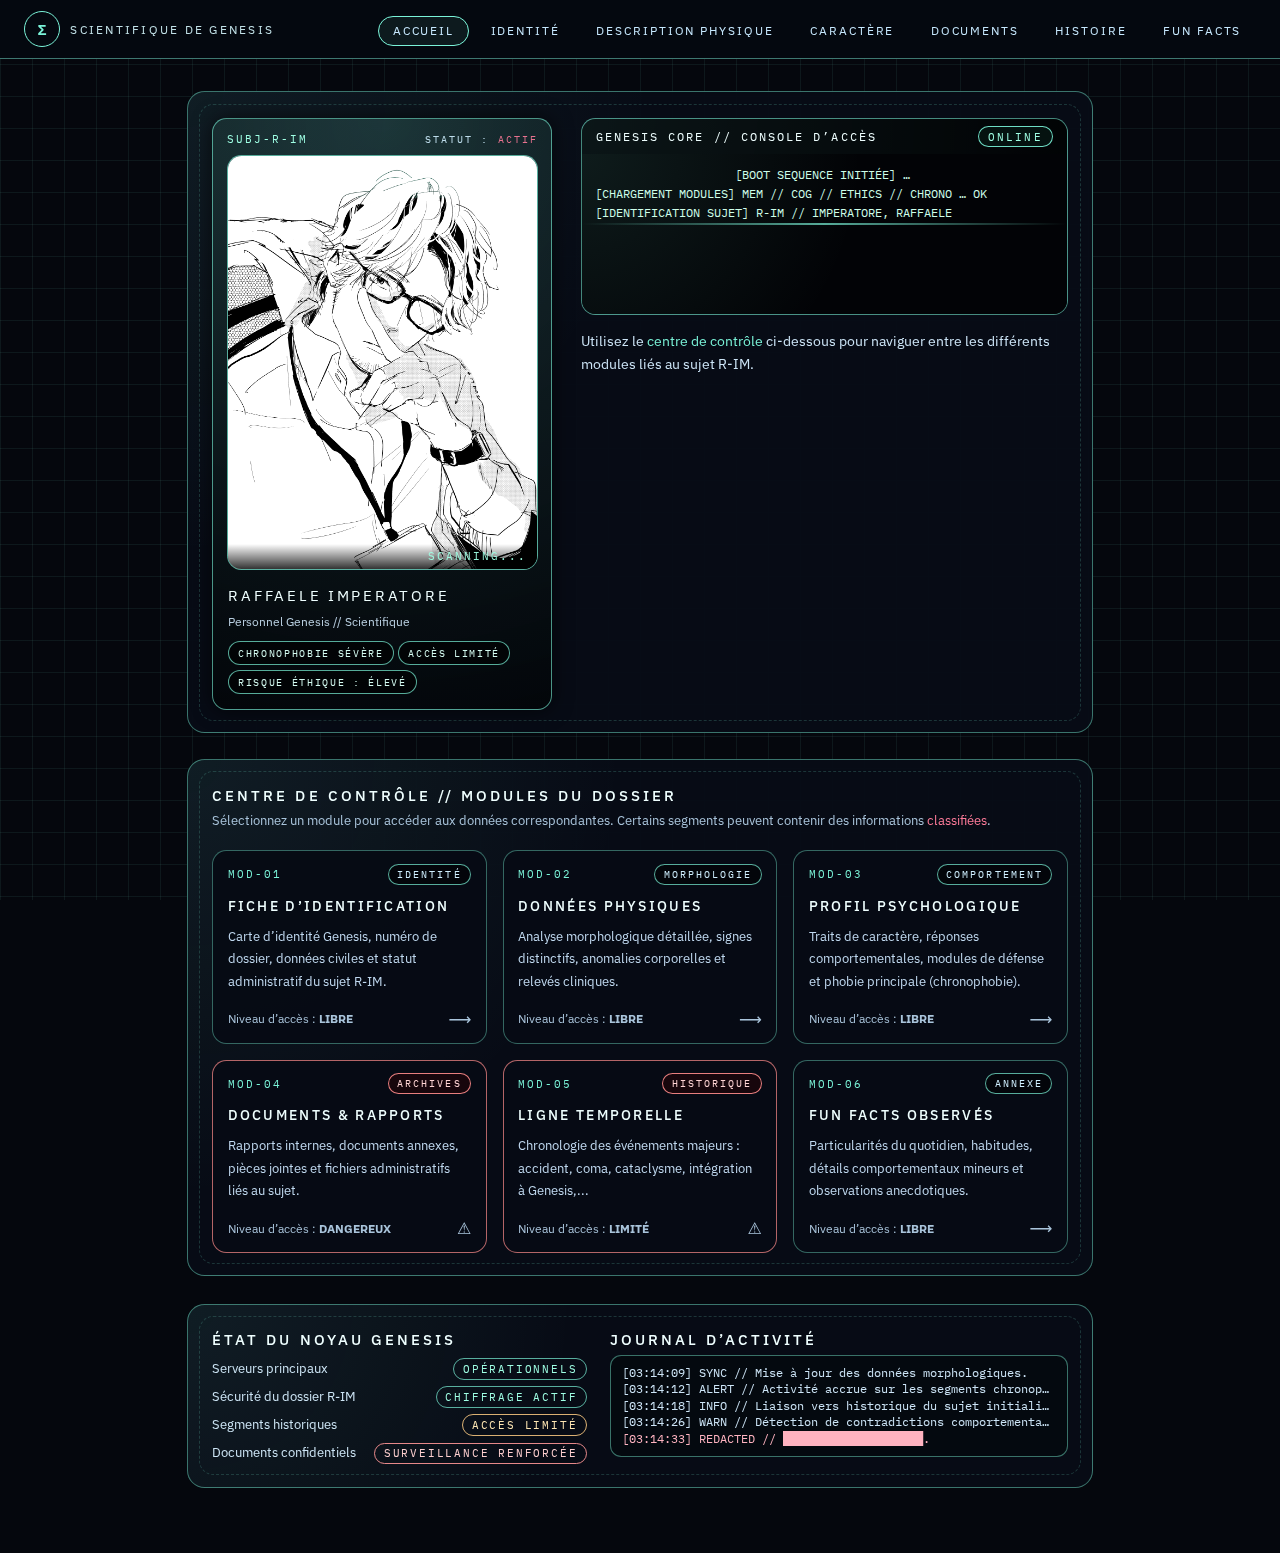
<file: index.html>
<!DOCTYPE html>
<html lang="fr">

<head>
    <link rel="icon" type="image/x-icon" href="images/favicon.ico">

    <meta charset="UTF-8">
    <title>Centre de contrôle - R. Imperatore</title>
    <link rel="stylesheet" href="style.css">
    <link
        href="https://fonts.googleapis.com/css2?family=IBM+Plex+Sans:wght@300;400;500&family=IBM+Plex+Mono:wght@300;400;500&display=swap"
        rel="stylesheet">
</head>

<body>

    <header class="site-header">
        <div class="logo-zone">
            <div class="logo-symbol">Σ</div>
            <span class="logo-text">Scientifique de Genesis</span>
        </div>

        <nav class="main-nav">
            <ul>
                <li><a href="index.html" class="active">Accueil</a></li>
                <li><a href="identite.html">Identité</a></li>
                <li><a href="physique.html">Description Physique</a></li>
                <li><a href="caractere.html">Caractère</a></li>
                <li><a href="informations.html">Documents</a></li>
                <li><a href="histoire.html">Histoire</a></li>
                <li><a href="funfacts.html">Fun Facts</a></li>
            </ul>
        </nav>
    </header>

    <div class="system-glitch-overlay" id="systemGlitchOverlay">
        <div class="system-glitch-noise"></div>
        <div class="system-glitch-message">
            <p class="glitch-line">[CRITICAL ERROR] TIMELINE DESYNC DETECTED.</p>
            <p class="glitch-line">[ALERT] SUBJECT R-IM OUT OF BOUNDS.</p>
            <p class="glitch-line">[SECURITY] GENESIS CORE COMPROMISED.</p>
        </div>
    </div>


    <main class="content">

        <section class="panel dashboard-panel">
            <div class="dash-left">
                <div class="subject-scan">
                    <div class="subject-scan-header">
                        <span class="scan-code">SUBJ-R-IM</span>
                        <span class="scan-tag">STATUT : <span class="accent">ACTIF</span></span>
                    </div>

                    <div class="subject-scan-body">
                        <div class="subject-silhouette">
                            <img src="images/raffaele-scan.jpg" alt="Sujet Raffaele – Scan"
                                class="subject-silhouette-img">

                            <div class="scan-bar"></div>

                            <div class="silhouette-overlay">
                                <span class="silhouette-label">SCANNING...</span>
                            </div>
                        </div>


                        <div class="subject-info">
                            <p class="subject-name">Raffaele Imperatore</p>
                            <p class="subject-role">Personnel Genesis // Scientifique</p>
                            <div class="subject-tags">
                                <span class="tag-chip">CHRONOPHOBIE SÉVÈRE</span>
                                <span class="tag-chip">ACCÈS LIMITÉ</span>
                                <span class="tag-chip">RISQUE ÉTHIQUE : ÉLEVÉ</span>
                            </div>
                        </div>
                    </div>
                </div>
            </div>

            <div class="dash-right">
                <div class="terminal-panel">
                    <div class="terminal-header">
                        <span class="terminal-title">GENESIS CORE // CONSOLE D’ACCÈS</span>
                        <span class="terminal-status">ONLINE</span>
                    </div>
                    <div class="terminal-screen">
                        <pre class="terminal-output" id="terminalOutput">
                    </pre>
                        <div class="terminal-scanline"></div>
                    </div>
                </div>

                <div class="entry-hint">
                    <p>
                        Utilisez le <span class="highlight">centre de contrôle</span> ci-dessous pour naviguer
                        entre les différents modules liés au sujet R-IM.
                    </p>
                </div>
            </div>
        </section>

        <section class="panel control-panel">
            <header class="control-header">
                <h2>Centre de contrôle // Modules du dossier</h2>
                <p class="control-subtitle">
                    Sélectionnez un module pour accéder aux données correspondantes. Certains segments
                    peuvent contenir des informations <span class="accent">classifiées</span>.
                </p>
            </header>

            <div class="control-grid">
                <a href="identite.html" class="control-card">
                    <div class="control-card-top">
                        <span class="control-code">MOD-01</span>
                        <span class="control-pill">IDENTITÉ</span>
                    </div>
                    <h3 class="control-name">Fiche d’identification</h3>
                    <p class="control-text">
                        Carte d’identité Genesis, numéro de dossier, données civiles et statut administratif
                        du sujet R-IM.
                    </p>
                    <div class="control-footer">
                        <span class="control-level">Niveau d’accès : <strong>LIBRE</strong></span>
                        <span class="control-arrow">⟶</span>
                    </div>
                </a>

                <a href="physique.html" class="control-card">
                    <div class="control-card-top">
                        <span class="control-code">MOD-02</span>
                        <span class="control-pill">MORPHOLOGIE</span>
                    </div>
                    <h3 class="control-name">Données physiques</h3>
                    <p class="control-text">
                        Analyse morphologique détaillée, signes distinctifs, anomalies corporelles et
                        relevés cliniques.
                    </p>
                    <div class="control-footer">
                        <span class="control-level">Niveau d’accès : <strong>LIBRE</strong></span>
                        <span class="control-arrow">⟶</span>
                    </div>
                </a>

                <a href="caractere.html" class="control-card">
                    <div class="control-card-top">
                        <span class="control-code">MOD-03</span>
                        <span class="control-pill">COMPORTEMENT</span>
                    </div>
                    <h3 class="control-name">Profil psychologique</h3>
                    <p class="control-text">
                        Traits de caractère, réponses comportementales, modules de défense et phobie
                        principale (chronophobie).
                    </p>
                    <div class="control-footer">
                        <span class="control-level">Niveau d’accès : <strong>LIBRE</strong></span>
                        <span class="control-arrow">⟶</span>
                    </div>
                </a>

                <a href="informations.html" class="control-card control-card--warning">
                    <div class="control-card-top">
                        <span class="control-code">MOD-04</span>
                        <span class="control-pill control-pill--red">ARCHIVES</span>
                    </div>
                    <h3 class="control-name">Documents & rapports</h3>
                    <p class="control-text">
                        Rapports internes, documents annexes, pièces jointes et fichiers administratifs
                        liés au sujet.
                    </p>
                    <div class="control-footer">
                        <span class="control-level">Niveau d’accès : <strong>DANGEREUX</strong></span>
                        <span class="control-arrow">⚠</span>
                    </div>
                </a>

                <a href="histoire.html" class="control-card control-card--warning">
                    <div class="control-card-top">
                        <span class="control-code">MOD-05</span>
                        <span class="control-pill control-pill--red">HISTORIQUE</span>
                    </div>
                    <h3 class="control-name">Ligne temporelle</h3>
                    <p class="control-text">
                        Chronologie des événements majeurs : accident, coma, cataclysme, intégration à Genesis,...
                    </p>
                    <div class="control-footer">
                        <span class="control-level">Niveau d’accès : <strong>LIMITÉ</strong></span>
                        <span class="control-arrow">⚠</span>
                    </div>
                </a>

                <a href="funfacts.html" class="control-card">
                    <div class="control-card-top">
                        <span class="control-code">MOD-06</span>
                        <span class="control-pill">ANNEXE</span>
                    </div>
                    <h3 class="control-name">Fun facts observés</h3>
                    <p class="control-text">
                        Particularités du quotidien, habitudes, détails comportementaux mineurs et
                        observations anecdotiques.
                    </p>
                    <div class="control-footer">
                        <span class="control-level">Niveau d’accès : <strong>LIBRE</strong></span>
                        <span class="control-arrow">⟶</span>
                    </div>
                </a>
            </div>
        </section>

        <section class="panel status-panel">
            <div class="status-left">
                <h2>État du noyau Genesis</h2>
                <ul class="status-list">
                    <li>
                        <span class="status-label">Serveurs principaux</span>
                        <span class="status-value status-ok">OPÉRATIONNELS</span>
                    </li>
                    <li>
                        <span class="status-label">Sécurité du dossier R-IM</span>
                        <span class="status-value status-ok">CHIFFRAGE ACTIF</span>
                    </li>
                    <li>
                        <span class="status-label">Segments historiques</span>
                        <span class="status-value status-warn">ACCÈS LIMITÉ</span>
                    </li>
                    <li>
                        <span class="status-label">Documents confidentiels</span>
                        <span class="status-value status-crit">SURVEILLANCE RENFORCÉE</span>
                    </li>
                </ul>
            </div>

            <div class="status-right">
                <h2>Journal d’activité</h2>
                <div class="log-panel">
                    <div class="log-line">[03:14:09] SYNC // Mise à jour des données morphologiques.</div>
                    <div class="log-line">[03:14:12] ALERT // Activité accrue sur les segments chronophobes.</div>
                    <div class="log-line">[03:14:18] INFO // Liaison vers historique du sujet initialisée.</div>
                    <div class="log-line">[03:14:26] WARN // Détection de contradictions comportementales.</div>
                    <div class="log-line log-line--glitch">[03:14:33] REDACTED // ████████████████████.</div>
                </div>
            </div>
        </section>

    </main>

    <script>
        document.addEventListener("DOMContentLoaded", () => {
            const output = document.getElementById("terminalOutput");

            if (output) {
                const lines = [
                    "[BOOT SEQUENCE INITIÉE] …",
                    "[CHARGEMENT MODULES] MEM // COG // ETHICS // CHRONO … OK",
                    "[IDENTIFICATION SUJET] R-IM // IMPERATORE, RAFFAELE",
                    "[VÉRIFICATION ACCÈS] Accès limité.",
                    "[OUVERTURE DOSSIER CENTRAL] …",
                    ">> Centre de contrôle prêt. Sélectionnez un module dans la grille ci-dessous."
                ];

                let lineIndex = 0;
                const delayBetweenLines = 450;

                function printNextLine() {
                    if (lineIndex >= lines.length) return;
                    output.textContent += lines[lineIndex] + "\n";
                    lineIndex++;
                    setTimeout(printNextLine, delayBetweenLines);
                }

                printNextLine();
            }

            const CORRUPTION_INTERVAL = 20000;
            const CORRUPTION_DURATION = 2000;
            let isGlitching = false;

            function triggerCorruption() {
                if (isGlitching) return;
                isGlitching = true;

                document.body.classList.add("is-corrupted");

                const logPanel = document.querySelector(".log-panel");
                if (logPanel) {
                    const div = document.createElement("div");
                    div.className = "log-line";
                    div.textContent = "[ALERT] Anomalie critique sur le noyau Genesis.";
                    logPanel.prepend(div);
                }

                setTimeout(() => {
                    document.body.classList.remove("is-corrupted");
                    isGlitching = false;
                }, CORRUPTION_DURATION);
            }

            setTimeout(triggerCorruption, 10000);
            setInterval(triggerCorruption, CORRUPTION_INTERVAL);
        });
    </script>



</body>

</html>
</file>
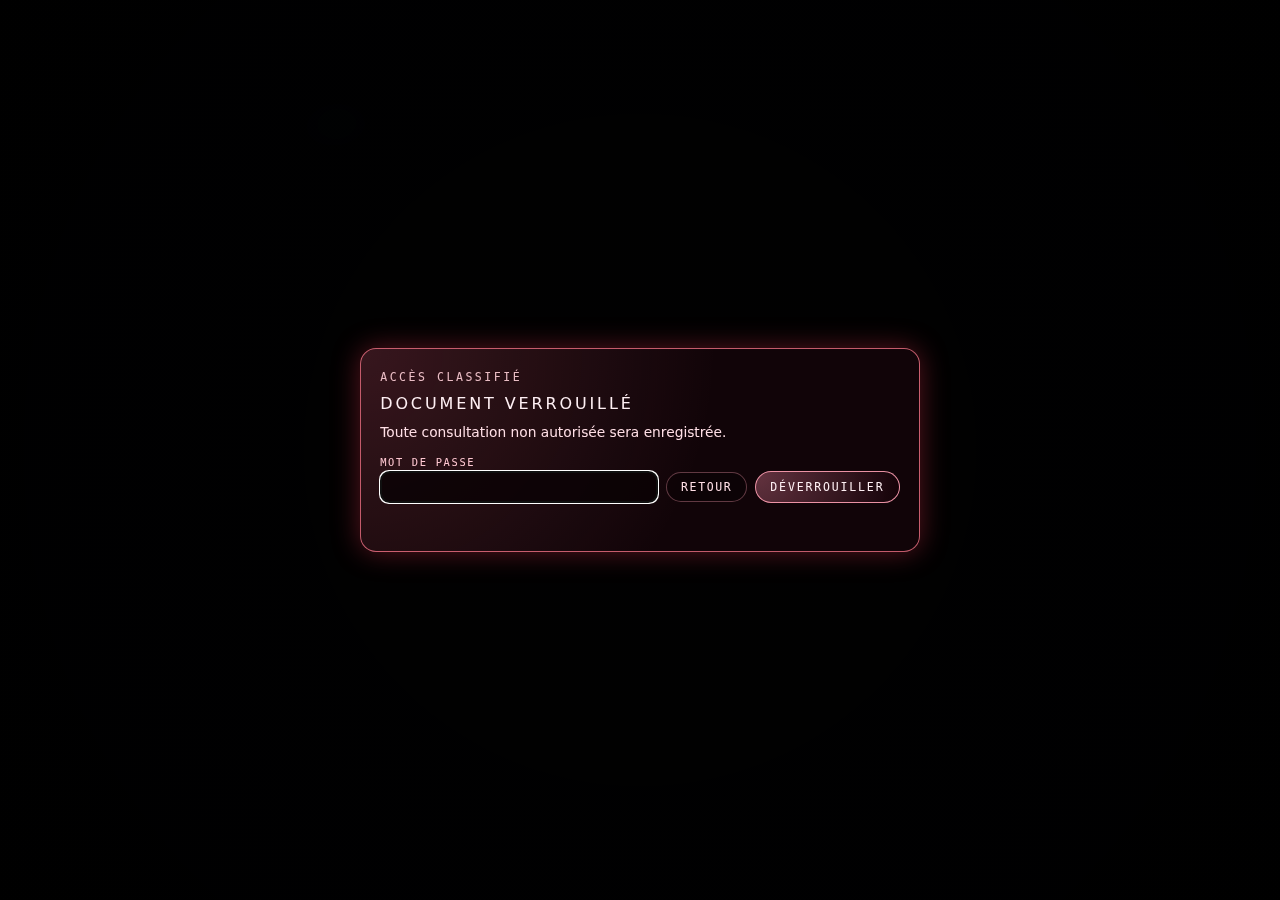
<file: archive1.html>
<!DOCTYPE html>
<html lang="fr">
<head>
    <link rel="icon" type="image/x-icon" href="images/favicon.ico">

  <meta charset="UTF-8" />
  <meta name="viewport" content="width=device-width, initial-scale=1" />
  <title>DOC-00 - INCIDENT ███</title>
  <link rel="stylesheet" href="style.css" />
</head>
<body>

<header class="site-header">
  <div class="logo-zone">
    <div class="logo-symbol">Σ</div>
    <span class="logo-text">Scientifique de Genesis</span>
  </div>

  <nav class="main-nav">
    <ul>
      <li><a href="index.html">Accueil</a></li>
      <li><a href="identite.html">Identité</a></li>
      <li><a href="physique.html">Description Physique</a></li>
      <li><a href="caractere.html">Caractère</a></li>
      <li><a href="informations.html" class="active">Documents</a></li>
      <li><a href="histoire.html">Histoire</a></li>
      <li><a href="funfacts.html">Fun Facts</a></li>
    </ul>
  </nav>
</header>

<!-- LOCK OVERLAY (bloque l'accès au contenu) -->
<div class="doc-lock" id="docLock">
  <div class="doc-lock-box">
    <p class="doc-lock-kicker">ACCÈS CLASSIFIÉ</p>
    <h1 class="doc-lock-title">DOCUMENT VERROUILLÉ</h1>
    <p class="doc-lock-text">
      Toute consultation non autorisée sera enregistrée.
    </p>

    <form class="doc-lock-form" id="docLockForm">
      <label class="doc-lock-label">
        MOT DE PASSE
        <input type="password" class="doc-lock-input" id="docLockInput" autocomplete="off" />
      </label>

      <div class="doc-lock-actions">
        <a class="doc-lock-back" href="informations.html">Retour</a>
        <button class="doc-lock-btn" type="submit">Déverrouiller</button>
      </div>

      <p class="doc-lock-error" id="docLockError" aria-live="polite"></p>
    </form>
  </div>
</div>

<main class="content" id="docContent" aria-hidden="true">
  <section class="panel">
    <h2>Incident ███-OMEGA</h2>
    <p>Ton contenu ici…</p>
  </section>
</main>

<script>
/* ========= SHA-256 ========= */
async function sha256Hex(str) {
  const enc = new TextEncoder();
  const data = enc.encode(str);
  const buf = await crypto.subtle.digest("SHA-256", data);
  const arr = Array.from(new Uint8Array(buf));
  return arr.map(b => b.toString(16).padStart(2, "0")).join("");
}

const DOC_PASSWORD_HASH = "ebc5a55921a9f97a75b75bfbda7dbb34d3693551e0f830633c705369964e1674";

/* ========= LOCK ========= */
const lock   = document.getElementById("docLock");
const form   = document.getElementById("docLockForm");
const input  = document.getElementById("docLockInput");
const error  = document.getElementById("docLockError");
const docContent = document.getElementById("docContent");

function setLockedState(isLocked) {
  if (!lock || !docContent) return;

  if (isLocked) {
    lock.style.display = "";                 // important: le remettre si bfcache
    lock.classList.remove("is-unlocked");
    docContent.setAttribute("aria-hidden", "true");
    if (input) input.value = "";
    if (error) error.textContent = "";
    // focus propre
    setTimeout(() => input?.focus(), 0);
  } else {
    lock.classList.add("is-unlocked");
    docContent.setAttribute("aria-hidden", "false");
    // on laisse l’anim puis on cache
    setTimeout(() => { lock.style.display = "none"; }, 180);
  }
}

/* Toujours verrouiller à l'arrivée + quand on revient via le bouton "retour" */
window.addEventListener("pageshow", () => {
  setLockedState(true);
});

/* Submit du mot de passe */
form.addEventListener("submit", async (e) => {
  e.preventDefault();

  // Normalisation = évite les caractères invisibles / variantes unicode
  const value = (input.value || "").normalize("NFKC").trim();

  if (!value) return;

  try {
    const h = await sha256Hex(value);

    if (h === DOC_PASSWORD_HASH) {
      setLockedState(false);
    } else {
      error.textContent = "Mot de passe incorrect.";
      input.select();
    }
  } catch (err) {
    console.error(err);
    error.textContent = "Erreur technique.";
  }
});
</script>


</body>
</html>
</file>
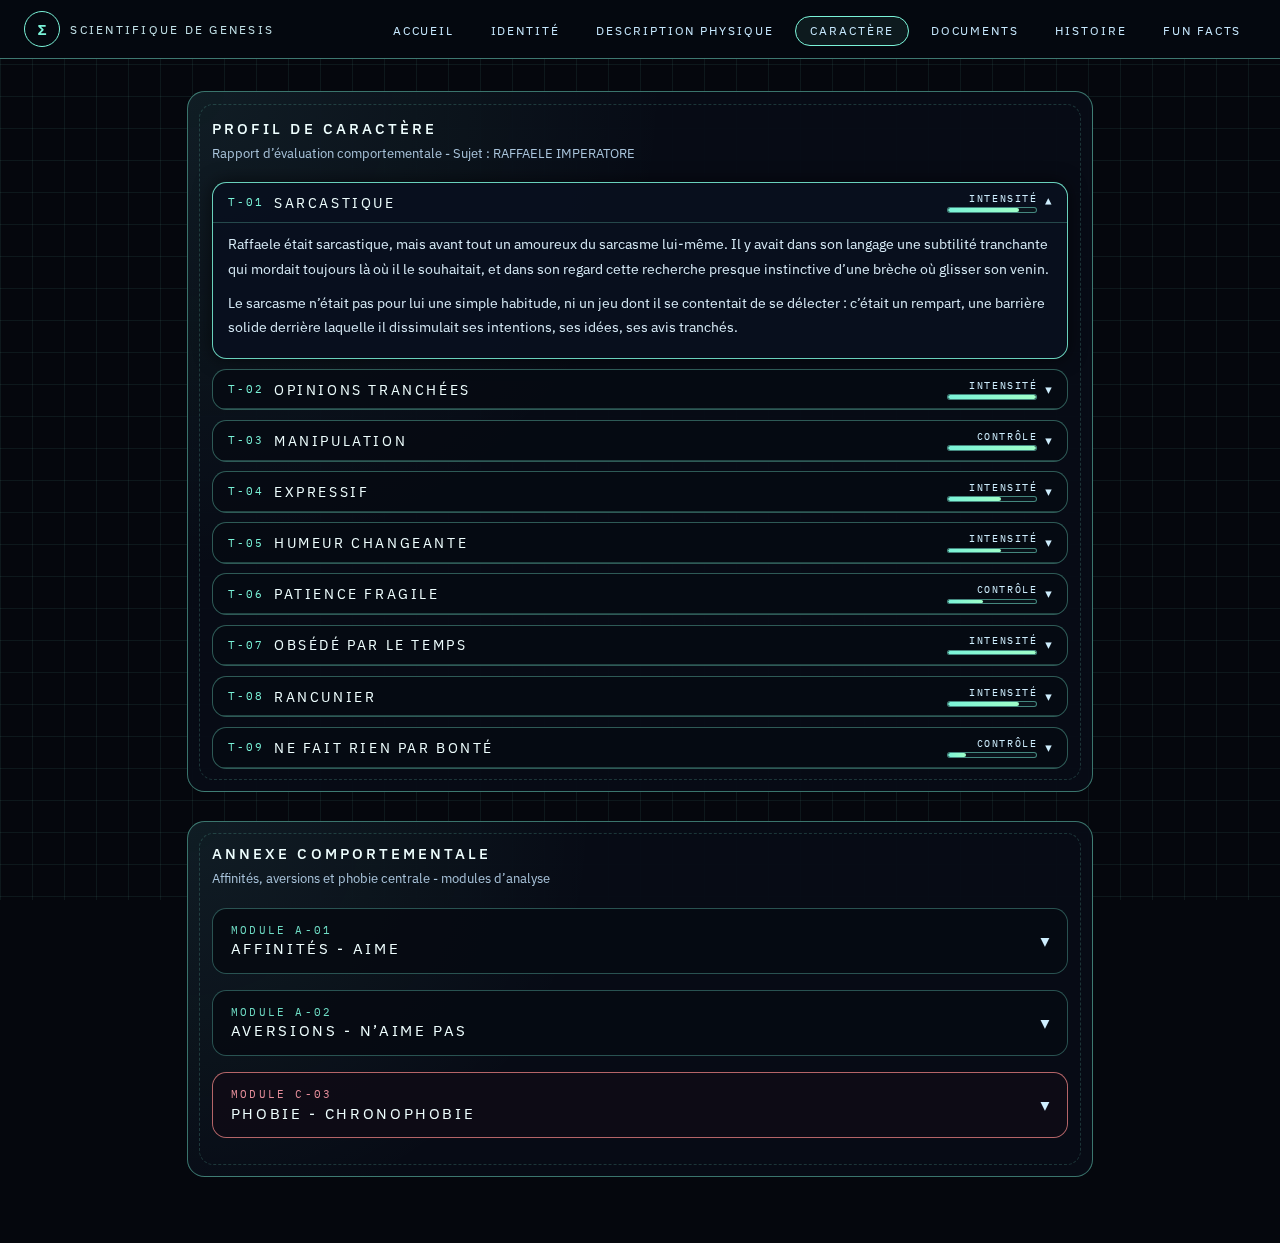
<file: caractere.html>
<!DOCTYPE html>
<html lang="fr">
<head>
    <meta charset="UTF-8">
    <title>Caractère – Raffaele Imperatore</title>
    <meta name="viewport" content="width=device-width, initial-scale=1">

    <!-- Polices scientifiques -->
    <link href="https://fonts.googleapis.com/css2?family=IBM+Plex+Sans:wght@300;400;500;600&family=IBM+Plex+Mono:wght@300;400;500&display=swap" rel="stylesheet">

    <link rel="stylesheet" href="style.css">
</head>

<body>

<header class="site-header">
    <div class="logo-zone">
        <div class="logo-symbol">Σ</div>
        <span class="logo-text">Scientifique de Genesis</span>
    </div>

    <nav class="main-nav">
        <ul>
            <li><a href="index.html">Accueil</a></li>
            <li><a href="identite.html">Identité</a></li>
            <li><a href="physique.html">Description Physique</a></li>
            <li><a href="caractere.html" class="active">Caractère</a></li>
            <li><a href="informations.html">Documents</a></li>
            <li><a href="histoire.html">Histoire</a></li>
            <li><a href="funfacts.html">Fun Facts</a></li>
        </ul>
    </nav>
</header>

<main class="content">

    <!-- ============================
         PANEL 1 – TRAITS (ACCORDÉON)
    ============================= -->
    <section class="panel caractere-panel">
        <header class="caractere-header">
            <h2>Profil de caractère</h2>
            <p class="caractere-subtitle">
                Rapport d’évaluation comportementale - Sujet : RAFFAELE IMPERATORE
            </p>
        </header>

        <div class="traits-list">

            <!-- T-01 Sarcastique -->
            <article class="trait open">
                <button class="trait-toggle" type="button">
                    <span class="trait-index">T-01</span>
                    <span class="trait-name">Sarcastique</span>

                    <div class="trait-meta">
                        <div class="trait-meter">
                            <span class="trait-meter-label">Intensité</span>
                            <div class="trait-meter-bar">
                                <span class="trait-meter-fill lvl-4"></span>
                            </div>
                        </div>
                        <span class="trait-arrow">▾</span>
                    </div>
                </button>
                <div class="trait-body">
                    <p>
                        Raffaele était sarcastique, mais avant tout un amoureux du sarcasme lui-même. Il y avait
                        dans son langage une subtilité tranchante qui mordait toujours là où il le souhaitait, et
                        dans son regard cette recherche presque instinctive d’une brèche où glisser son venin.
                    </p>
                    <p>
                        Le sarcasme n’était pas pour lui une simple habitude, ni un jeu dont il se contentait de se
                        délecter : c’était un rempart, une barrière solide derrière laquelle il dissimulait ses
                        intentions, ses idées, ses avis tranchés.
                    </p>
                </div>
            </article>

            <!-- T-02 Opinions tranchées -->
            <article class="trait">
                <button class="trait-toggle" type="button">
                    <span class="trait-index">T-02</span>
                    <span class="trait-name">Opinions tranchées</span>

                    <div class="trait-meta">
                        <div class="trait-meter">
                            <span class="trait-meter-label">Intensité</span>
                            <div class="trait-meter-bar">
                                <span class="trait-meter-fill lvl-5"></span>
                            </div>
                        </div>
                        <span class="trait-arrow">▾</span>
                    </div>
                </button>
                <div class="trait-body">
                    <p>
                        Ses opinions n’avaient jamais connu la nuance. Elles étaient noires ou blanches, rien entre
                        les deux, et un entre-deux relevait presque du miracle. Il lui fallait tout, ou il lui fallait
                        rien. Il ne pouvait se résoudre à laisser une question à moitié répondue : il avait besoin de
                        la retourner dans tous les sens, de la démonter pièce par pièce, de prévoir chaque possibilité
                        et, surtout, de les vérifier une à une.
                    </p>
                    <p>
                        Il ne supportait pas le vide, pas cet espace blanc qu’un mystère laissait derrière lui. Il lui
                        fallait de l’encre partout, sur chaque fragment, afin que rien ne lui échappe, car pour lui,
                        la clef se trouvait toujours dans le détail.
                    </p>
                    <p>
                        Il aimait l’extrême, peut-être parce qu’il avait toujours perçu le monde ainsi : soit noir,
                        soit blanc. Aucune décision ne lui paraissait de trop, tant qu’elle justifiait ce qu’elle
                        permettait d’atteindre. Et pour arriver à ses fins, Raffaele était prêt à sacrifier absolument
                        tout ce qu’il jugeait nécessaire.
                    </p>
                </div>
            </article>

            <!-- T-03 Manipulation -->
            <article class="trait">
                <button class="trait-toggle" type="button">
                    <span class="trait-index">T-03</span>
                    <span class="trait-name">Manipulation</span>

                    <div class="trait-meta">
                        <div class="trait-meter">
                            <span class="trait-meter-label">Contrôle</span>
                            <div class="trait-meter-bar">
                                <span class="trait-meter-fill lvl-5"></span>
                            </div>
                        </div>
                        <span class="trait-arrow">▾</span>
                    </div>
                </button>
                <div class="trait-body">
                    <p>
                        La manipulation faisait partie de ces sacrifices. Il en avait l’aisance, le naturel, cette
                        crédibilité presque insolente qui le rendait difficilement soupçonnable. Il pouvait vous
                        regarder droit dans les yeux, sans l’ombre d’un doute dans la profondeur de ses iris, et
                        promettre une chose qu’il n’avait jamais eu la moindre intention d’accomplir.
                    </p>
                    <p>
                        Pas un remords, pas une honte, et si, par hasard, le mensonge venait à être découvert, il se
                        contenterait de hausser les épaules et de souffler un simple : " C’est de ta faute d’y avoir
                        cru. "
                    </p>
                    <p>
                        Raffaele tissait des toiles. Il élaborait des pièges qu’il pouvait maintenir des années durant.
                        Plus c’était gros, plus ça passait, et il n’avait aucune limite, aucune crainte à essayer. Il
                        se disait qu’il retomberait toujours sur ses pieds, qu’il saurait s’extirper de n’importe quelle
                        situation délicate, ou du moins, il savait admirablement bien s’en persuader.
                    </p>
                    <p>
                        Et ce n’était jamais fait dans l’inconscience. Il réfléchissait aux conséquences, polissait ses
                        plans avec minutie, calculait et recalculait la marge d’erreur, l’imprévu qui pourrait le faire
                        chuter.
                    </p>
                </div>
            </article>

            <!-- T-04 Expressif -->
            <article class="trait">
                <button class="trait-toggle" type="button">
                    <span class="trait-index">T-04</span>
                    <span class="trait-name">Expressif</span>

                    <div class="trait-meta">
                        <div class="trait-meter">
                            <span class="trait-meter-label">Intensité</span>
                            <div class="trait-meter-bar">
                                <span class="trait-meter-fill lvl-3"></span>
                            </div>
                        </div>
                        <span class="trait-arrow">▾</span>
                    </div>
                </button>
                <div class="trait-body">
                    <p>
                        Un mensonge n’était crédible que s’il était teinté de vrai, n’est-ce pas ? Raffaele savait rire.
                        Il savait vivre. Ses réactions respiraient une honnêteté brute, presque désarmante. Il savait
                        montrer son agacement, parfois même trop bien. On voyait, sans effort, lorsqu’une journée lui
                        avait pesé, et tout autant lorsqu’elle lui avait été clémente.
                    </p>
                    <p>
                        Ce n’était pas une façade, pas un rôle. Il était sincère jusque dans sa mauvaise foi. Si
                        sincère qu’il serait difficile d’imaginer qu’un homme aussi honnête dans ses réflexes puisse
                        être, en même temps, un menteur aussi aguerri.
                    </p>
                </div>
            </article>

            <!-- T-05 Humeur changeante -->
            <article class="trait">
                <button class="trait-toggle" type="button">
                    <span class="trait-index">T-05</span>
                    <span class="trait-name">Humeur changeante</span>

                    <div class="trait-meta">
                        <div class="trait-meter">
                            <span class="trait-meter-label">Intensité</span>
                            <div class="trait-meter-bar">
                                <span class="trait-meter-fill lvl-3"></span>
                            </div>
                        </div>
                        <span class="trait-arrow">▾</span>
                    </div>
                </button>
                <div class="trait-body">
                    <p>
                        Ses humeurs, elles, avaient toujours été oscillantes. Il ne passait pas d’un extrême à l’autre,
                        mais on sentait le poids du temps se déposer sur lui, influencer son ton, sa patience, sa
                        manière d’être. Un café froid le matin, une clef introuvable, ces petites contrariétés du
                        quotidien s’accumulaient sur ses épaules comme une charge qu’il ne prenait même plus la peine
                        de cacher.
                    </p>
                    <p>
                        Irritable, plus cassant, de moins en moins patient… ses traits se redessinaient au fil des
                        minutes, mais savaient aussi s’adoucir. Un bon moment, un mot bien placé, et sa lassitude
                        s’effaçait, son cassant devenait taquin, son agacement laissait place à l’enjouement. Peut-être
                        même prenait-il un peu plus le temps d’essayer de comprendre.
                    </p>
                </div>
            </article>

            <!-- T-06 Patience fragile -->
            <article class="trait">
                <button class="trait-toggle" type="button">
                    <span class="trait-index">T-06</span>
                    <span class="trait-name">Patience fragile</span>

                    <div class="trait-meta">
                        <div class="trait-meter">
                            <span class="trait-meter-label">Contrôle</span>
                            <div class="trait-meter-bar">
                                <span class="trait-meter-fill lvl-2"></span>
                            </div>
                        </div>
                        <span class="trait-arrow">▾</span>
                    </div>
                </button>
                <div class="trait-body">
                    <p>
                        Si son âme d’enfant savait parfois remonter à la surface, le temps avait bien abîmé sa
                        patience. Elle était devenue fragile, presque friable. Il manquait de temps pour faire semblant,
                        manquait de temps pour le perdre dans des futilités telles que les formalités d’un bonjour ou
                        d’un merci.
                    </p>
                    <p>
                        Il pouvait investir des jours, des mois, des années pour atteindre ses objectifs, mais il ne
                        supportait pas qu’on joue avec son emploi du temps. Il s’agaçait vite, très vite, et cela se
                        voyait dans ses sourcils froncés, dans ses gestes brusques, dans cette lassitude qui transpirait
                        dans chacun de ses gestes. Cela le poussait souvent vers des décisions plus directes, plus
                        abruptes, moins adoucies.
                    </p>
                </div>
            </article>

            <!-- T-07 Obsédé par le temps -->
            <article class="trait">
                <button class="trait-toggle" type="button">
                    <span class="trait-index">T-07</span>
                    <span class="trait-name">Obsédé par le temps</span>

                    <div class="trait-meta">
                        <div class="trait-meter">
                            <span class="trait-meter-label">Intensité</span>
                            <div class="trait-meter-bar">
                                <span class="trait-meter-fill lvl-5"></span>
                            </div>
                        </div>
                        <span class="trait-arrow">▾</span>
                    </div>
                </button>
                <div class="trait-body">
                    <p>
                        Les aiguilles de sa montre l’obsédaient. Il les suivait du regard au fil d’une conversation qui
                        s’étirait au-delà du supportable, ou au rythme de sa marche dans les couloirs, comme s’il
                        cherchait à comprendre comment le temps pouvait simultanément lui filer entre les doigts et se
                        coller à lui comme une ombre.
                    </p>
                    <p>
                        Chaque seconde comptait, chaque minute qu’il voyait glisser avait le goût amer d’un gaspillage,
                        surtout lorsque la situation n’en valait pas la peine. Il ne supportait pas que l’on joue de sa
                        patience, encore moins que l’on remette en question ses méthodes, son organisation, son sens du
                        détail.
                    </p>
                    <p>
                        Il savait écouter, certes, mais seulement si l’avis en face avait le mérite d’être construit,
                        pensé, articulé. Le reste, il ne le tolérait que comme une perte regrettable du temps qui lui
                        était si précieux.
                    </p>
                </div>
            </article>

            <!-- T-08 Rancunier -->
            <article class="trait">
                <button class="trait-toggle" type="button">
                    <span class="trait-index">T-08</span>
                    <span class="trait-name">Rancunier</span>

                    <div class="trait-meta">
                        <div class="trait-meter">
                            <span class="trait-meter-label">Intensité</span>
                            <div class="trait-meter-bar">
                                <span class="trait-meter-fill lvl-4"></span>
                            </div>
                        </div>
                        <span class="trait-arrow">▾</span>
                    </div>
                </button>
                <div class="trait-body">
                    <p>
                        Oui, il était exigeant. Exigeant du temps qu’il offrait aux autres, exigeant du temps qu’il
                        consacrait aux choses. Et il en conservait toujours une part, jalousement, pour faire payer
                        ceux qui avaient trop tiré sur la corde.
                    </p>
                    <p>
                        Sa rancune n’était pas cyclique, pas méthodique : elle était vive. Naturelle. Il n’attendait
                        jamais des semaines ou des mois pour agir : il réagissait rapidement, avec une précision presque
                        chirurgicale.
                    </p>
                    <p>
                        Sa vengeance n’avait rien d’élaboré, rien de théâtral. Elle était simple, nette, efficace, sans
                        besoin de grandes réflexions. Une réponse instinctive, un retour immédiat, comme si corriger
                        l’injustice qu’il ressentait était aussi essentiel que respirer.
                    </p>
                </div>
            </article>

            <!-- T-09 Ne fait rien par bonté -->
            <article class="trait">
                <button class="trait-toggle" type="button">
                    <span class="trait-index">T-09</span>
                    <span class="trait-name">Ne fait rien par bonté</span>

                    <div class="trait-meta">
                        <div class="trait-meter">
                            <span class="trait-meter-label">Contrôle</span>
                            <div class="trait-meter-bar">
                                <span class="trait-meter-fill lvl-1"></span>
                            </div>
                        </div>
                        <span class="trait-arrow">▾</span>
                    </div>
                </button>
                <div class="trait-body">
                    <p>
                        Raffaele se lassait vite, et les concessions ne faisaient pas partie de son répertoire. Il
                        n’aimait pas que l’on bouscule ses routines, ni que l’on touche à ses habitudes soigneusement
                        établies. Il avait parfois des caprices qui pouvaient sembler insignifiants aux autres, mais
                        qui, pour lui, étaient presque des impératifs.
                    </p>
                    <p>
                        Il ne rendait pas la patience que l’on lui accordait. Non pas par arrogance ou par conviction
                        que tout lui était dû, mais parce qu’il refusait de dilapider le peu de temps qu’il estimait
                        avoir. Les pardons, les merci, la gratitude formelle, il les offrait rarement, et toujours à
                        moitié, ou par obligation.
                    </p>
                    <p>
                        Il ne s’arrêterait pas pour aider une personne âgée à traverser, pas plus qu’il ne perdrait une
                        seconde à recompter une monnaie rendue trop vite.
                    </p>
                    <p>
                        Si l’on attendait quelque chose de lui, si l’on espérait obtenir son aide, il fallait le
                        contraindre, lui mettre la pression, lui forcer la main. Car jamais il ne plierait devant les
                        idéaux des autres, ni devant des idées qu’il ne partageait pas. Sa coopération n’était jamais un
                        cadeau : toujours une obligation, jamais une bonté.
                    </p>
                </div>
            </article>

        </div>
    </section>

    <!-- ============================
         PANEL 2 – ANNEXE INTERACTIVE
    ============================= -->
    <section class="panel comportement-panel">
        <header class="comportement-header">
            <h2>Annexe comportementale</h2>
            <p class="comportement-subtitle">
                Affinités, aversions et phobie centrale - modules d’analyse
            </p>
        </header>

        <article class="module" id="modAime">
            <div class="module-header">
                <div class="module-title">
                    <span class="module-label">Module A-01</span>
                    <span class="module-name">Affinités - Aime</span>
                </div>
                <span class="module-arrow">▾</span>
            </div>

            <div class="module-body">
                <div class="module-section">
                    <h4>Le café très noir</h4>
                    <p>
                        Raffaele appréciait le café, et plus il était noir, mieux c’était. Il détestait cette
                        sensation de fatigue qui s’invitait malgré lui, lui qui dormait trop peu pour s’en
                        débarrasser réellement. Alors il créait son énergie, ou du moins il la feignait, au travers
                        de la caféine : une boisson indispensable à sa bonne humeur comme à son fonctionnement.
                    </p>
                    <p>
                        Et peut-être qu’en échange d’une tasse brûlante, il saurait trouver l’intérêt de s’arrêter
                        quelques minutes pour un court échange, un brin de discussion qui n’écorcherait pas trop son
                        emploi du temps.
                    </p>
                </div>

                <div class="module-section">
                    <h4>La musique</h4>
                    <p>
                        Il n’écoutait pas tout, loin de là, mais il avait un faible évident pour les bonnes années
                        80. La New Wave, la Synth-Pop, le rock alternatif et électrique : c’étaient là ses terrains
                        préférés. Lorsqu’il prenait des notes, ou face à ses plans étalés sur un bureau trop bien
                        rangé, il aimait allumer son tourne-disque, sa radio, ou son enceinte pour poser un fond
                        sonore.
                    </p>
                    <p>
                        Seul, ou non, il laissait son corps suivre doucement le rythme, le bout de son pied tapoter
                        le sol comme s’il devenait l’instrument supplémentaire d’une musique qu’il habitait autant
                        qu’elle l’habitait.
                    </p>
                </div>

                <div class="module-section">
                    <h4>Les surprises</h4>
                    <p>
                        Il n’aimait pas les cadeaux, ni les offrandes, non. Ce qu’il appréciait vraiment, c’étaient
                        les surprises, les vraies. Celles qui venaient d’un mot inattendu, d’une idée qu’on lui
                        lançait sans prévenir, d’une réflexion qu’il n’avait pas anticipée.
                    </p>
                    <p>
                        Son esprit s’ennuyait vite, analysait encore plus vite ; il déduisait les conclusions avant
                        même que l’autre ne les atteigne. Alors, lorsque quelqu’un parvenait à le surprendre, son
                        attention se laissait happer, retenir, suspendre.
                    </p>
                    <p>
                        Pour un homme obsédé et phobique du temps, c’était rare de le voir se concentrer réellement
                        sur une discussion. Il fallait que cette dernière lui apporte quelque chose de neuf, de
                        stimulant, de suffisamment inédit pour valoir qu’il lui offre un fragment de son précieux
                        présent.
                    </p>
                </div>
            </div>
        </article>


        <!-- MODULE A-02 : N'aime pas -->
        <article class="module" id="modDislike">
            <div class="module-header">
                <div class="module-title">
                    <span class="module-label">Module A-02</span>
                    <span class="module-name">Aversions - N’aime pas</span>
                </div>
                <span class="module-arrow">▾</span>
            </div>

            <div class="module-body">
                <div class="module-section">
                    <h4>Les imprévus</h4>
                    <p>
                        Car oui : s’il aimait être surpris, il ne supportait pas de l’être par quelque chose qui
                        rallongeait ses obligations. Les imprévus l’agaçaient, parfois même l’angoissaient. Il aimait
                        avoir le contrôle des choses, et surtout le contrôle du temps, et un imprévu venait bousculer
                        les deux à la fois.
                    </p>
                    <p>
                        Il les gérait pourtant correctement, quoiqu’avec une hâte manifeste, une radicalité évidente.
                        Plus vite c’était réglé, mieux il respirait.
                    </p>
                </div>

                <div class="module-section">
                    <h4>Les décorations</h4>
                    <p>
                        Raffaele n’aimait pas le superficiel. Les décorations, les objets posés là “pour faire joli”,
                        l’exaspéraient. À quoi bon perdre de l’espace et du temps pour des choses qui n’avaient aucune
                        utilité ?
                    </p>
                    <p>
                        Les posters, les tableaux, les figurines… tout cela n’était pour lui que du commercial, du
                        gadget pour ceux qui s’acharnaient à donner un semblant d’originalité à un quotidien trop vide
                        pour qu’on puisse réellement le qualifier d’intéressant.
                    </p>
                </div>

                <div class="module-section">
                    <h4>Ne pas savoir</h4>
                    <p>
                        Raffaele détestait l’inconnu. Tout ce qu’il ne savait pas, tout ce qui manquait de réponse, tout
                        ce qui mettait un point où lui voyait une virgule : ça le hantait.
                    </p>
                    <p>
                        Il lui fallait savoir, comprendre, démêler. Un détail jugé futile par autrui pouvait devenir
                        pour lui une obsession, une quête qu’il poursuivrait coûte que coûte. Il était prêt à partir
                        loin, très loin, pour obtenir un simple mot, un simple éclaircissement capable de dissiper le
                        mystère qu’il tentait de percer.
                    </p>
                    <p>
                        Ignorer était pire que perdre du temps : c’était perdre du sens.
                    </p>
                </div>
            </div>
        </article>

        <!-- MODULE C-03 : Phobie -->
        <article class="module phobia" id="modPhobie">
            <div class="module-header">
                <div class="module-title">
                    <span class="module-label">Module C-03</span>
                    <span class="module-name">Phobie - Chronophobie</span>
                </div>
                <span class="module-arrow">▾</span>
            </div>

            <div class="module-body">
                <div class="phobia-meter-block">
                    <span class="phobia-meter-label">Niveau d’impact</span>
                    <div class="phobia-meter-bar">
                        <span class="phobia-meter-fill"></span>
                    </div>
                    <span class="phobia-meter-scale">Faible ▸▸▸▸▸ Élevé</span>
                </div>

                <div class="module-section">
                    <p>
                        Ce n’était pas surprenant : Raffaele vivait avec une peur irrationnelle du temps qui passe. Il
                        avait cette sensation continuelle de courir après quelque chose qu’il ne rattraperait jamais. Il
                        dormait peu, toujours trop peu, pour “rattraper” ces heures perdues qu’il refusait d’abandonner
                        au repos.
                    </p>
                    <p>
                        Chaque minute, chaque seconde pesait sur lui. Il était constamment conscient du moment précis
                        qu’il vivait, comme s’il portait un emploi du temps mental gravé dans la pierre, avec ses heures
                        fixes pour tout, même pour aller aux toilettes, pour faire une pause, pour respirer efficacement.
                    </p>
                    <p>
                        Lorsque quelqu’un se mettait entre lui et ses obligations, il s’agaçait aussitôt. Ses décisions
                        devenaient sèches, efficaces, tranchantes, destinées à faire avancer les choses au même rythme
                        effréné qu’il imposait à sa vie, à son corps, à son quotidien tout entier.
                    </p>
                </div>
            </div>
        </article>

    </section>

</main>

<!-- ============================
     SCRIPT INTERACTIF
============================= -->
<script>
document.addEventListener('DOMContentLoaded', () => {
    /* --- Accordéon des traits --- */
    document.querySelectorAll('.trait-toggle').forEach(btn => {
        btn.addEventListener('click', () => {
            const trait = btn.closest('.trait');
            trait.classList.toggle('open');
        });
    });

    /* --- Modules annexes --- */
    const modules = document.querySelectorAll('.module');

    function runScanAnimation(mod) {
        const header = mod.querySelector('.module-header');
        if (!header) return;

        // ligne de scan
        const line = document.createElement('div');
        line.className = 'scan-line';
        header.appendChild(line);
        setTimeout(() => line.remove(), 650);

        // relancer l'animation de la jauge de phobie si présente
        const phobiaFill = mod.querySelector('.phobia-meter-fill');
        if (phobiaFill) {
            phobiaFill.style.animation = 'none';
            // trigger reflow
            void phobiaFill.offsetWidth;
            phobiaFill.style.animation = '';
        }
    }

    modules.forEach(mod => {
        const header = mod.querySelector('.module-header');
        if (!header) return;

        header.addEventListener('click', () => {
            const wasOpen = mod.classList.contains('open');
            mod.classList.toggle('open');
            if (!wasOpen) {
                runScanAnimation(mod);
            }
        });
    });
});
</script>

</body>
</html>
</file>
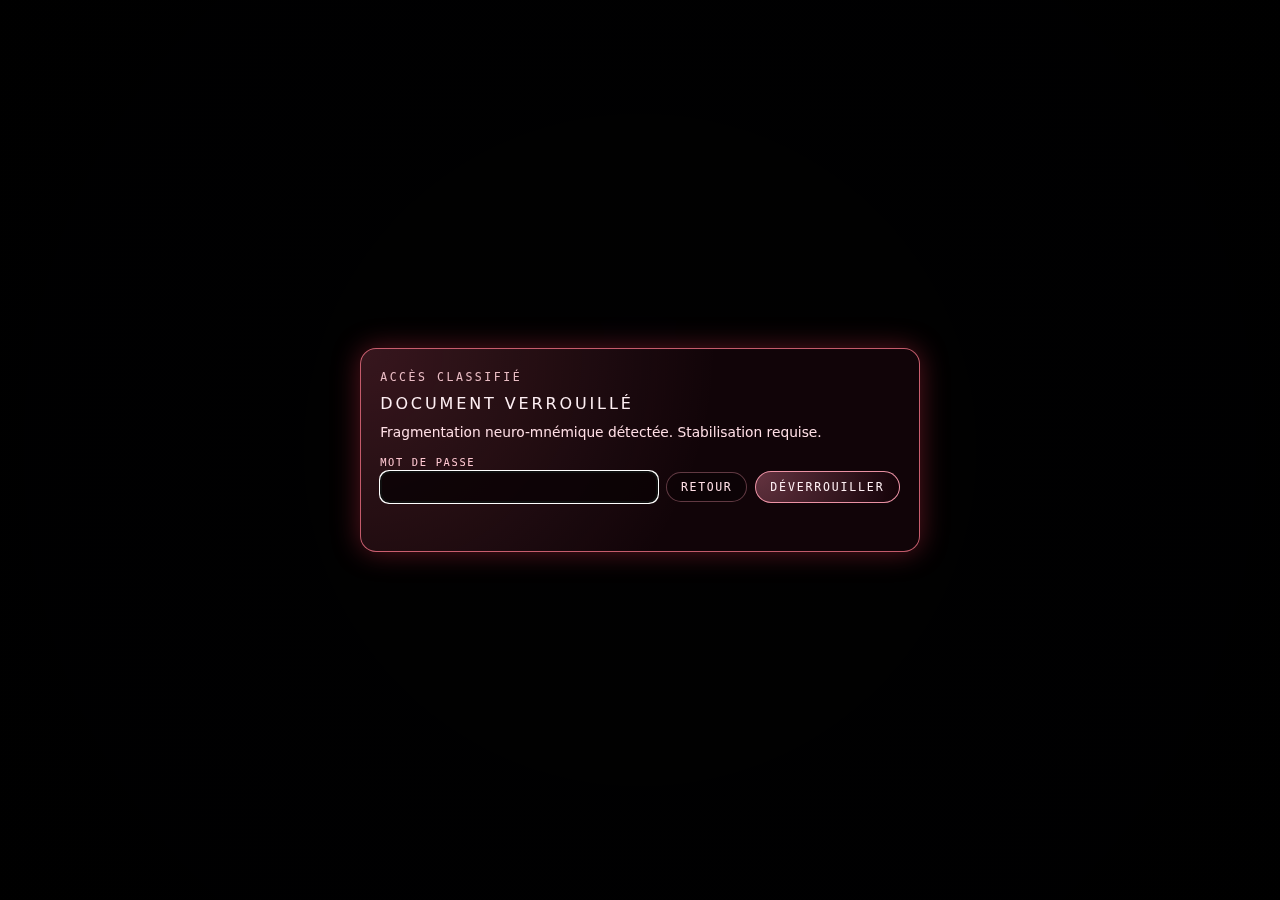
<file: coma.html>
<!DOCTYPE html>
<html lang="fr">
<head>
  <link rel="icon" type="image/x-icon" href="images/favicon.ico">
  
  <meta charset="UTF-8" />
  <meta name="viewport" content="width=device-width, initial-scale=1" />
  <title>DOC-01 - JOURNAL POST-COMA</title>
  <link rel="stylesheet" href="style.css" />
</head>
<body>

<header class="site-header">
  <div class="logo-zone">
    <div class="logo-symbol">Σ</div>
    <span class="logo-text">Scientifique de Genesis</span>
  </div>

  <nav class="main-nav">
    <ul>
      <li><a href="index.html">Accueil</a></li>
      <li><a href="identite.html">Identité</a></li>
      <li><a href="physique.html">Description Physique</a></li>
      <li><a href="caractere.html">Caractère</a></li>
      <li><a href="informations.html" class="active">Documents</a></li>
      <li><a href="histoire.html">Histoire</a></li>
      <li><a href="funfacts.html">Fun Facts</a></li>
    </ul>
  </nav>
</header>

<!-- LOCK OVERLAY -->
<div class="doc-lock" id="docLock">
  <div class="doc-lock-box">
    <p class="doc-lock-kicker">ACCÈS CLASSIFIÉ</p>
    <h1 class="doc-lock-title">DOCUMENT VERROUILLÉ</h1>
    <p class="doc-lock-text">
      Fragmentation neuro-mnémique détectée. Stabilisation requise.
    </p>

    <form class="doc-lock-form" id="docLockForm">
      <label class="doc-lock-label">
        MOT DE PASSE
        <input type="password" class="doc-lock-input" id="docLockInput" autocomplete="off" />
      </label>

      <div class="doc-lock-actions">
        <a class="doc-lock-back" href="informations.html">Retour</a>
        <button class="doc-lock-btn" type="submit">Déverrouiller</button>
      </div>

      <p class="doc-lock-error" id="docLockError" aria-live="polite"></p>
    </form>
  </div>
</div>

<main class="content">
  <div id="docContent" aria-hidden="true">

    <section class="panel coma-panel">
      <header class="coma-head">
        <h1 class="coma-title">JOURNAL POST-COMA</h1>
        <p class="coma-subtitle">
          Transcription reconstituée. Lecture instable.  
          Les fragments se dégradent en dehors de l’attention du lecteur.
        </p>
      </header>

      <div class="coma-layout">

        <!-- LISTE ANNEES -->
        <aside class="coma-index" aria-label="Index des fragments">
          <div class="coma-index-top">
            <span class="coma-chip">DOC-01</span>
            <span class="coma-chip coma-chip--warn">INSTABLE</span>
          </div>

          <div class="coma-years" id="comaYears"></div>

          <div class="coma-index-actions">
            <button class="coma-btn" id="prevYear" type="button">⟵ Fragment précédent</button>
            <button class="coma-btn coma-btn--primary" id="nextYear" type="button">Fragment suivant ⟶</button>
          </div>

          <p class="coma-hint">
            Astuce : utilise <span class="highlight">Stabiliser</span> pour rendre le texte lisible quelques secondes.
          </p>
        </aside>

        <!-- LECTURE -->
        <section class="coma-reader" aria-label="Lecture du fragment">
          <div class="coma-reader-top">
            <div class="coma-reader-left">
              <div class="coma-frag-label">FRAGMENT</div>
              <div class="coma-frag-title" id="fragTitle">Année 1</div>
            </div>

            <div class="coma-reader-right">
              <button class="coma-btn coma-btn--ghost" id="stabilizeBtn" type="button">
                Stabiliser
              </button>
              <div class="coma-meter">
                <div class="coma-meter-fill" id="stabilityFill"></div>
              </div>
            </div>
          </div>

          <div class="coma-paper" id="comaPaper">
            <!-- texte injecté -->
          </div>

          <div class="coma-footer">
            <span class="coma-footer-left">GENESIS // Mémoire assistée</span>
            <span class="coma-footer-right" id="fragMeta">INTÉGRITÉ : 31%</span>
          </div>
        </section>

      </div>
    </section>

  </div>
</main>

<script>
/* ========= SHA-256 ========= */
async function sha256Hex(str) {
  const enc = new TextEncoder();
  const data = enc.encode(str);
  const buf = await crypto.subtle.digest("SHA-256", data);
  const arr = Array.from(new Uint8Array(buf));
  return arr.map(b => b.toString(16).padStart(2, "0")).join("");
}

const DOC_PASSWORD_HASH = "ebc5a55921a9f97a75b75bfbda7dbb34d3693551e0f830633c705369964e1674";

/* ========= LOCK ========= */
const lock   = document.getElementById("docLock");
const form   = document.getElementById("docLockForm");
const input  = document.getElementById("docLockInput");
const error  = document.getElementById("docLockError");
const docContent = document.getElementById("docContent");

function setLockedState(isLocked) {
  if (!lock || !docContent) return;

  if (isLocked) {
    lock.style.display = "";                 // important: le remettre si bfcache
    lock.classList.remove("is-unlocked");
    docContent.setAttribute("aria-hidden", "true");
    if (input) input.value = "";
    if (error) error.textContent = "";
    // focus propre
    setTimeout(() => input?.focus(), 0);
  } else {
    lock.classList.add("is-unlocked");
    docContent.setAttribute("aria-hidden", "false");
    // on laisse l’anim puis on cache
    setTimeout(() => { lock.style.display = "none"; }, 180);
  }
}

/* Toujours verrouiller à l'arrivée + quand on revient via le bouton "retour" */
window.addEventListener("pageshow", () => {
  setLockedState(true);
});

/* Submit du mot de passe */
form.addEventListener("submit", async (e) => {
  e.preventDefault();

  // Normalisation = évite les caractères invisibles / variantes unicode
  const value = (input.value || "").normalize("NFKC").trim();

  if (!value) return;

  try {
    const h = await sha256Hex(value);

    if (h === DOC_PASSWORD_HASH) {
      setLockedState(false);
    } else {
      error.textContent = "Mot de passe incorrect.";
      input.select();
    }
  } catch (err) {
    console.error(err);
    error.textContent = "Erreur technique.";
  }
});

/* ========= CONTENU JOURNAL ========= */
const FRAGS = [
  { year: 1, integrity: 34, lines: [
    "On les appelle les “doués”.",
    "",
    "Je n’aime pas ce mot.",
    "Il suppose un mérite.",
    "",
    "Ils ne l’ont pas mérité.",
    "",
    "Certains déplacent des objets sans les toucher.",
    "D’autres referment des plaies sous les applaudissements.",
    "",
    "On parle d’évolution.",
    "",
    "Je me demande qui a décidé que c’en était une."
  ]},
  { year: 2, integrity: 28, lines: [
    "Un immeuble s’est effondré aujourd’hui.",
    "",
    "Pas une bombe.",
    "Pas un missile.",
    "",
    "Un homme.",
    "",
    "Il a perdu le contrôle.",
    "Le béton s’est tordu comme de l’argile.",
    "Les étages se sont écrasés les uns sur les autres.",
    "",
    "On a sorti des corps en morceaux.",
    "Des torses sans jambes.",
    "Des mains seules sous les gravats.",
    "",
    "On l’a appelé accident.",
    "",
    "Deux cent trente morts."
  ]},
  { year: 3, integrity: 31, lines: [
    "Ils disent qu’ils veulent aider.",
    "",
    "Mais le monde ne se plie plus aux règles.",
    "Il se plie à eux.",
    "",
    "Une femme a comprimé l’air autour d’un voleur.",
    "Ses poumons ont éclaté à l’intérieur de sa cage thoracique.",
    "Il est tombé en suffoquant son propre sang.",
    "",
    "Elle pleurait.",
    "On l’a consolée.",
    "",
    "Pas lui."
  ]},
  { year: 4, integrity: 22, lines: [
    "Les camps ont ouvert.",
    "",
    "On attache les “doués” pour les tester.",
    "On les découpe parfois.",
    "",
    "J’ai vu une salle blanche repeinte en rouge.",
    "",
    "Ils veulent comprendre comment ça fonctionne.",
    "Où ça commence dans le corps.",
    "",
    "Ils ouvrent les thorax pendant que le cœur bat encore.",
    "",
    "Ils appellent ça science."
  ]},
  { year: 5, integrity: 26, lines: [
    "Les “doués” ont commencé à riposter.",
    "",
    "Un homme a fissuré le sol sous une place publique.",
    "Des corps ont disparu dans l’ouverture.",
    "Certains sont restés coincés, broyés entre deux plaques de béton.",
    "",
    "Les cris ne s’arrêtent jamais tout de suite.",
    "C’est ça le pire.",
    "",
    "Ils durent."
  ]},
  { year: 6, integrity: 19, lines: [
    "Un enfant.",
    "",
    "Il ne devait pas avoir plus de neuf ans.",
    "",
    "Il a levé la main.",
    "Quelqu’un l’avait frappé.",
    "",
    "L’homme qui l’avait frappé a brûlé de l’intérieur.",
    "Sa peau est restée intacte quelques secondes…",
    "puis elle a éclaté.",
    "",
    "J’ai encore l’odeur dans la gorge.",
    "",
    "On ne devrait pas donner un tel pouvoir à un corps si petit."
  ]},
  { year: 7, integrity: 23, lines: [
    "Les villes ne tiennent plus.",
    "",
    "Des “doués” prennent le contrôle de quartiers entiers.",
    "Certains protègent.",
    "D’autres règnent.",
    "",
    "J’ai vu des exécutions publiques.",
    "",
    "Un homme suspendu dans les airs, lentement compressé.",
    "Ses os ont cédé un à un.",
    "On entend le craquement avant le cri.",
    "",
    "On a applaudi.",
    "",
    "La peur change les foules."
  ]},
  { year: 8, integrity: 21, lines: [
    "Il n’y a plus de lois.",
    "",
    "Seulement des dominants.",
    "",
    "Certains “doués” se disent sauveurs.",
    "Ils exigent loyauté en échange de protection.",
    "",
    "J’ai vu des corps marqués au fer.",
    "J’ai vu des langues arrachées pour avoir insulté l’un d’eux.",
    "",
    "Ils ne sont pas des monstres.",
    "",
    "C’est pire.",
    "",
    "Ils sont humains avec trop de pouvoir."
  ]},
  { year: 9, integrity: 18, lines: [
    "Le monde s’effondre.",
    "",
    "Les tempêtes rasent les côtes.",
    "Les fleuves débordent sans saison.",
    "",
    "Chaque catastrophe a un visage derrière elle.",
    "Toujours un.",
    "",
    "J’ai marché dans une rue couverte de cendres.",
    "Des silhouettes calcinées étaient encore assises contre les murs.",
    "",
    "On aurait dit qu’elles attendaient encore.",
    "",
    "Je ne pleure plus."
  ]},
  { year: 10, integrity: 16, lines: [
    "Il ne reste presque rien.",
    "",
    "Les “doués” meurent aussi.",
    "Ils saignent.",
    "Ils crient.",
    "",
    "Mais c’est à cause d’eux que tout a commencé.",
    "",
    "Le monde ne s’est pas détruit en un jour.",
    "Il s’est fissuré autour de leur existence.",
    "",
    "S’ils n’étaient jamais apparus,",
    "nous aurions continué à mourir lentement, normalement.",
    "",
    "Pas comme ça.",
    "",
    "Je les hais.",
    "",
    "Pas parce qu’ils sont différents.",
    "",
    "Parce qu’ils ont rendu la différence mortelle."
  ]}
];

/* ========= UI Journal ========= */
const yearsWrap = document.getElementById("comaYears");
const fragTitle = document.getElementById("fragTitle");
const comaPaper = document.getElementById("comaPaper");
const fragMeta  = document.getElementById("fragMeta");
const prevYear  = document.getElementById("prevYear");
const nextYear  = document.getElementById("nextYear");
const stabilizeBtn = document.getElementById("stabilizeBtn");
const stabilityFill = document.getElementById("stabilityFill");

let current = 0;
let stableMode = 0; // ticks de stabilisation

const GLITCH_CHARS = "█▓▒░<>/\\[]{}!@#$%&*+=-";
const TICK = 42;

function renderIndex() {
  yearsWrap.innerHTML = "";
  FRAGS.forEach((f, i) => {
    const btn = document.createElement("button");
    btn.type = "button";
    btn.className = "coma-year" + (i === current ? " is-active" : "");
    btn.innerHTML = `
      <span class="coma-year-left">Année ${f.year}</span>
      <span class="coma-year-right">${String(f.integrity).padStart(2,"0")}%</span>
    `;
    btn.addEventListener("click", () => {
      current = i;
      renderIndex();
      renderFrag(true);
    });
    yearsWrap.appendChild(btn);
  });
}

function baseTextLines() {
  return FRAGS[current].lines.slice();
}

function glitchLine(line, strength) {
  // strength: 0 = normal, 1 = très glitché
  if (!line) return "";
  const out = [];
  for (const ch of line) {
    if (ch === " " || ch === "’" || ch === "'" || ch === "“" || ch === "”" || ch === "…" ) {
      out.push(ch);
      continue;
    }
    if (Math.random() < strength) {
      out.push(GLITCH_CHARS[Math.floor(Math.random() * GLITCH_CHARS.length)]);
    } else {
      out.push(ch);
    }
  }
  return out.join("");
}

function renderFrag(forcePlain=false) {
  const frag = FRAGS[current];
  fragTitle.textContent = `Année ${frag.year}`;
  fragMeta.textContent  = `INTÉGRITÉ : ${frag.integrity}%`;

  // barre de stabilité (plus intégrité = plus stable)
  const baseStability = Math.min(0.9, Math.max(0.1, frag.integrity / 100));
  stabilityFill.style.width = Math.round(baseStability * 100) + "%";

  // texte (on le met en "lignes" pour un rendu journal)
  const lines = baseTextLines();
  comaPaper.innerHTML = lines.map(l => `<div class="coma-line">${l}</div>`).join("");

  if (forcePlain) return;
}

function updateNavButtons() {
  prevYear.disabled = current === 0;
  nextYear.disabled = current === FRAGS.length - 1;
  prevYear.style.opacity = prevYear.disabled ? .5 : 1;
  nextYear.style.opacity = nextYear.disabled ? .5 : 1;
}

prevYear.addEventListener("click", () => {
  if (current <= 0) return;
  current--;
  renderIndex();
  renderFrag(true);
  updateNavButtons();
});

nextYear.addEventListener("click", () => {
  if (current >= FRAGS.length - 1) return;
  current++;
  renderIndex();
  renderFrag(true);
  updateNavButtons();
});

stabilizeBtn.addEventListener("click", () => {
  // 2.5 secondes de stabilité
  stableMode = 480;
});


/* Tick corruption */
setInterval(() => {
  // si pas encore déverrouillé, ne rien faire
  if (docContent?.getAttribute("aria-hidden") === "true") return;

  const frag = FRAGS[current];

  // + faible intégrité = + glitch (comme avant)
  const baseStrength = 1 - Math.min(0.92, Math.max(0.15, frag.integrity / 100));
  const stabilized = stableMode > 0;

  // barre de stabilité
  const baseStability = Math.min(0.9, Math.max(0.1, frag.integrity / 100));
  const extra = stabilized ? 0.25 : 0;
  stabilityFill.style.width = Math.round(Math.min(1, baseStability + extra) * 100) + "%";

    const nodes = comaPaper.querySelectorAll(".coma-line");
  const src = FRAGS[current].lines;

  // ✅ SI stabilisé -> texte réel + jauge 100% + on sort
  if (stabilized) {
    stabilityFill.style.width = "100%";

    nodes.forEach((node, idx) => {
      node.textContent = src[idx] ?? "";
    });

    stableMode--; // on consomme la stabilisation
    return;
  }

  // glitch normal
  const strength = baseStrength * 0.95;

  nodes.forEach((node, idx) => {
    const line = src[idx] ?? "";
    node.textContent = line ? glitchLine(line, strength) : "";
  });


}, TICK);


/* init */
document.addEventListener("DOMContentLoaded", () => {
  renderIndex();
  renderFrag(true);
  updateNavButtons();
});
</script>

</body>
</html>
</file>
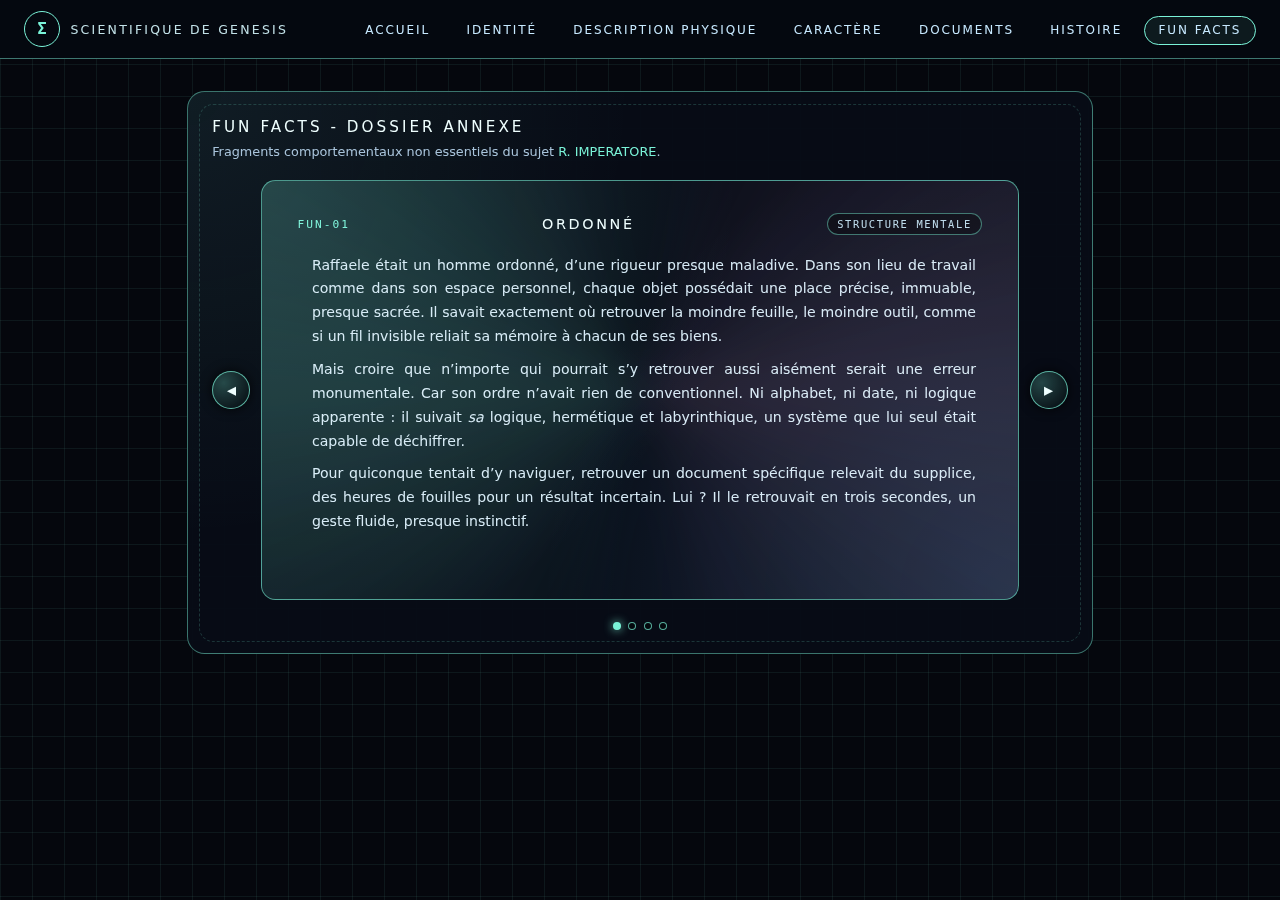
<file: funfacts.html>
<!DOCTYPE html>
<html lang="fr">

<head>
    <link rel="icon" type="image/x-icon" href="images/favicon.ico">

    <meta charset="UTF-8">
    <title>Fun Facts - R. Imperatore</title>
    <meta name="viewport" content="width=device-width, initial-scale=1">
    <link rel="stylesheet" href="style.css">
</head>

<body>

    <header class="site-header">
        <div class="logo-zone">
            <div class="logo-symbol">Σ</div>
            <span class="logo-text">Scientifique de Genesis</span>
        </div>

        <nav class="main-nav">
            <ul>
                <li><a href="index.html">Accueil</a></li>
                <li><a href="identite.html">Identité</a></li>
                <li><a href="physique.html">Description Physique</a></li>
                <li><a href="caractere.html">Caractère</a></li>
                <li><a href="informations.html">Documents</a></li>
                <li><a href="histoire.html">Histoire</a></li>
                <li><a href="funfacts.html" class="active">Fun Facts</a></li>

            </ul>
        </nav>
    </header>

    <main class="content">
        <section class="panel funfacts-panel">
            <header class="funfacts-header">
                <h2>Fun Facts - Dossier annexe</h2>
                <p class="funfacts-subtitle">
                    Fragments comportementaux non essentiels du sujet
                    <span class="highlight">R. IMPERATORE</span>.
                </p>
            </header>

            <div class="funfacts-carousel">

                <button class="funfacts-nav funfacts-prev" type="button" aria-label="Fun fact précédent">
                    ◂
                </button>

                <div class="funfacts-viewport">

                    <article class="funfact-slide is-active" data-index="0">
                        <div class="funfact-holo-frame">
                            <div class="funfact-header-row">
                                <span class="funfact-code">FUN-01</span>
                                <span class="funfact-title">Ordonné</span>
                                <span class="funfact-tag">structure mentale</span>
                            </div>

                            <div class="funfact-body">
                                <p>
                                    Raffaele était un homme ordonné, d’une rigueur presque maladive. Dans son lieu de
                                    travail
                                    comme dans son espace personnel, chaque objet possédait une place précise, immuable,
                                    presque sacrée. Il savait exactement où retrouver la moindre feuille, le moindre
                                    outil,
                                    comme si un fil invisible reliait sa mémoire à chacun de ses biens.
                                </p>
                                <p>
                                    Mais croire que n’importe qui pourrait s’y retrouver aussi aisément serait une
                                    erreur
                                    monumentale. Car son ordre n’avait rien de conventionnel. Ni alphabet, ni date, ni
                                    logique
                                    apparente : il suivait <em>sa</em> logique, hermétique et labyrinthique, un système
                                    que lui seul
                                    était capable de déchiffrer.
                                </p>
                                <p>
                                    Pour quiconque tentait d’y naviguer, retrouver un document spécifique relevait du
                                    supplice,
                                    des heures de fouilles pour un résultat incertain. Lui ? Il le retrouvait en trois
                                    secondes,
                                    un geste fluide, presque instinctif.
                                </p>
                            </div>
                        </div>
                    </article>

                    <article class="funfact-slide" data-index="1">
                        <div class="funfact-holo-frame">
                            <div class="funfact-header-row">
                                <span class="funfact-code">FUN-02</span>
                                <span class="funfact-title">Téléphone</span>
                                <span class="funfact-tag">interface détestée</span>
                            </div>

                            <div class="funfact-body">
                                <p>
                                    Raffaele n’était pas un homme qui appréciait la technologie mobile. Il détestait ces
                                    petites
                                    machines qu’il jugeait puériles, trop simplistes, trop… "pour les jeunes". Elles le
                                    mettaient
                                    parfois mal à l’aise.
                                </p>
                                <p>
                                    On raconte d’ailleurs que son code PIN était ridiculement facile à deviner : quatre
                                    lettres,
                                    les initiales d’une machine scientifique moderne : <strong>DOUL</strong>.
                                </p>
                            </div>
                        </div>
                    </article>

                    <article class="funfact-slide" data-index="2">
                        <div class="funfact-holo-frame">
                            <div class="funfact-header-row">
                                <span class="funfact-code">FUN-03</span>
                                <span class="funfact-title">Morphologie</span>
                                <span class="funfact-tag">observation fine</span>
                            </div>

                            <div class="funfact-body">
                                <p>
                                    Scientifique, mais pas anatomiste, Raffaele nourrissait néanmoins une fascination
                                    intime pour
                                    certains détails du corps humain. Non pas une curiosité malsaine : plutôt une
                                    sensibilité rare
                                    à des beautés que peu prenaient la peine d’observer.
                                </p>
                                <p>
                                    Il admirait cet os discret qui s’imposait dans la courbure d’un dos, cette petite
                                    proéminence
                                    juste au-dessus de la moelle épinière. Qu’elle soit parfaitement droite ou
                                    légèrement arquée,
                                    cette ligne lui semblait toujours ressortir, comme un relief subtil sculptant la
                                    silhouette.
                                </p>
                                <p>
                                    À ses yeux, cela ajoutait un dynamisme naturel au corps.
                                </p>
                            </div>
                        </div>
                    </article>

                    <article class="funfact-slide" data-index="3">
                        <div class="funfact-holo-frame">
                            <div class="funfact-header-row">
                                <span class="funfact-code">FUN-04</span>
                                <span class="funfact-title">Montres &amp; horloges</span>
                                <span class="funfact-tag">obsession temporelle</span>
                            </div>

                            <div class="funfact-body">
                                <p>
                                    Chronophobe convaincu, Raffaele ne concevait pas l’existence sans la présence
                                    constante du temps.
                                    Dans ses bureaux comme dans ses laboratoires, plusieurs horloges trônaient,
                                    parfaitement
                                    synchronisées, leurs tic-tac réguliers composant une sorte de musique mécanique. Il
                                    levait le
                                    visage souvent, presque compulsivement, pour vérifier l’heure. Ne pas pouvoir
                                    mesurer le temps
                                    lui inspirait une angoisse sourde.
                                </p>
                                <p>
                                    Naturellement, il possédait une lourde collection de montres. Pas nécessairement de
                                    luxe,
                                    même si certaines l’étaient, mais toujours choisies avec un soin quasi religieux.
                                </p>
                                <p>
                                    Et surtout, il en portait toujours deux, une à chaque poignet. Qu’on lui retire
                                    l’une d’elles,
                                    et il devenait grognon, nerveux, irritable. Mais qu’on l’en prive des deux… alors
                                    son calme se
                                    fissurait. Il pouvait basculer dans une véritable crise hystérique, incontrôlable,
                                    comme si,
                                    sans elles, le monde perdait toute cohérence, toute structure, tout ancrage.
                                </p>
                            </div>
                        </div>
                    </article>

                </div>

                <button class="funfacts-nav funfacts-next" type="button" aria-label="Fun fact suivant">
                    ▸
                </button>

                <div class="funfacts-dots" aria-label="Navigation fun facts">
                    <button type="button" class="funfacts-dot is-active" data-index="0"></button>
                    <button type="button" class="funfacts-dot" data-index="1"></button>
                    <button type="button" class="funfacts-dot" data-index="2"></button>
                    <button type="button" class="funfacts-dot" data-index="3"></button>
                </div>
            </div>
        </section>


    </main>

    <script>
        document.addEventListener('DOMContentLoaded', () => {
            const slides = Array.from(document.querySelectorAll('.funfact-slide'));
            const dots = Array.from(document.querySelectorAll('.funfacts-dot'));
            const prevBtn = document.querySelector('.funfacts-prev');
            const nextBtn = document.querySelector('.funfacts-next');

            if (!slides.length) return;

            let currentIndex = 0;

            function showSlide(index) {
                if (index < 0) index = slides.length - 1;
                if (index >= slides.length) index = 0;
                currentIndex = index;

                slides.forEach((slide, i) => {
                    slide.classList.toggle('is-active', i === currentIndex);
                });

                dots.forEach((dot, i) => {
                    dot.classList.toggle('is-active', i === currentIndex);
                });
            }

            if (prevBtn) {
                prevBtn.addEventListener('click', () => {
                    showSlide(currentIndex - 1);
                });
            }

            if (nextBtn) {
                nextBtn.addEventListener('click', () => {
                    showSlide(currentIndex + 1);
                });
            }

            dots.forEach(dot => {
                dot.addEventListener('click', () => {
                    const idx = parseInt(dot.dataset.index, 10);
                    showSlide(idx);
                });
            });

            window.addEventListener('keydown', (e) => {
                if (e.key === 'ArrowLeft') {
                    showSlide(currentIndex - 1);
                } else if (e.key === 'ArrowRight') {
                    showSlide(currentIndex + 1);
                }
            });
        });
    </script>


</body>

</html>
</file>
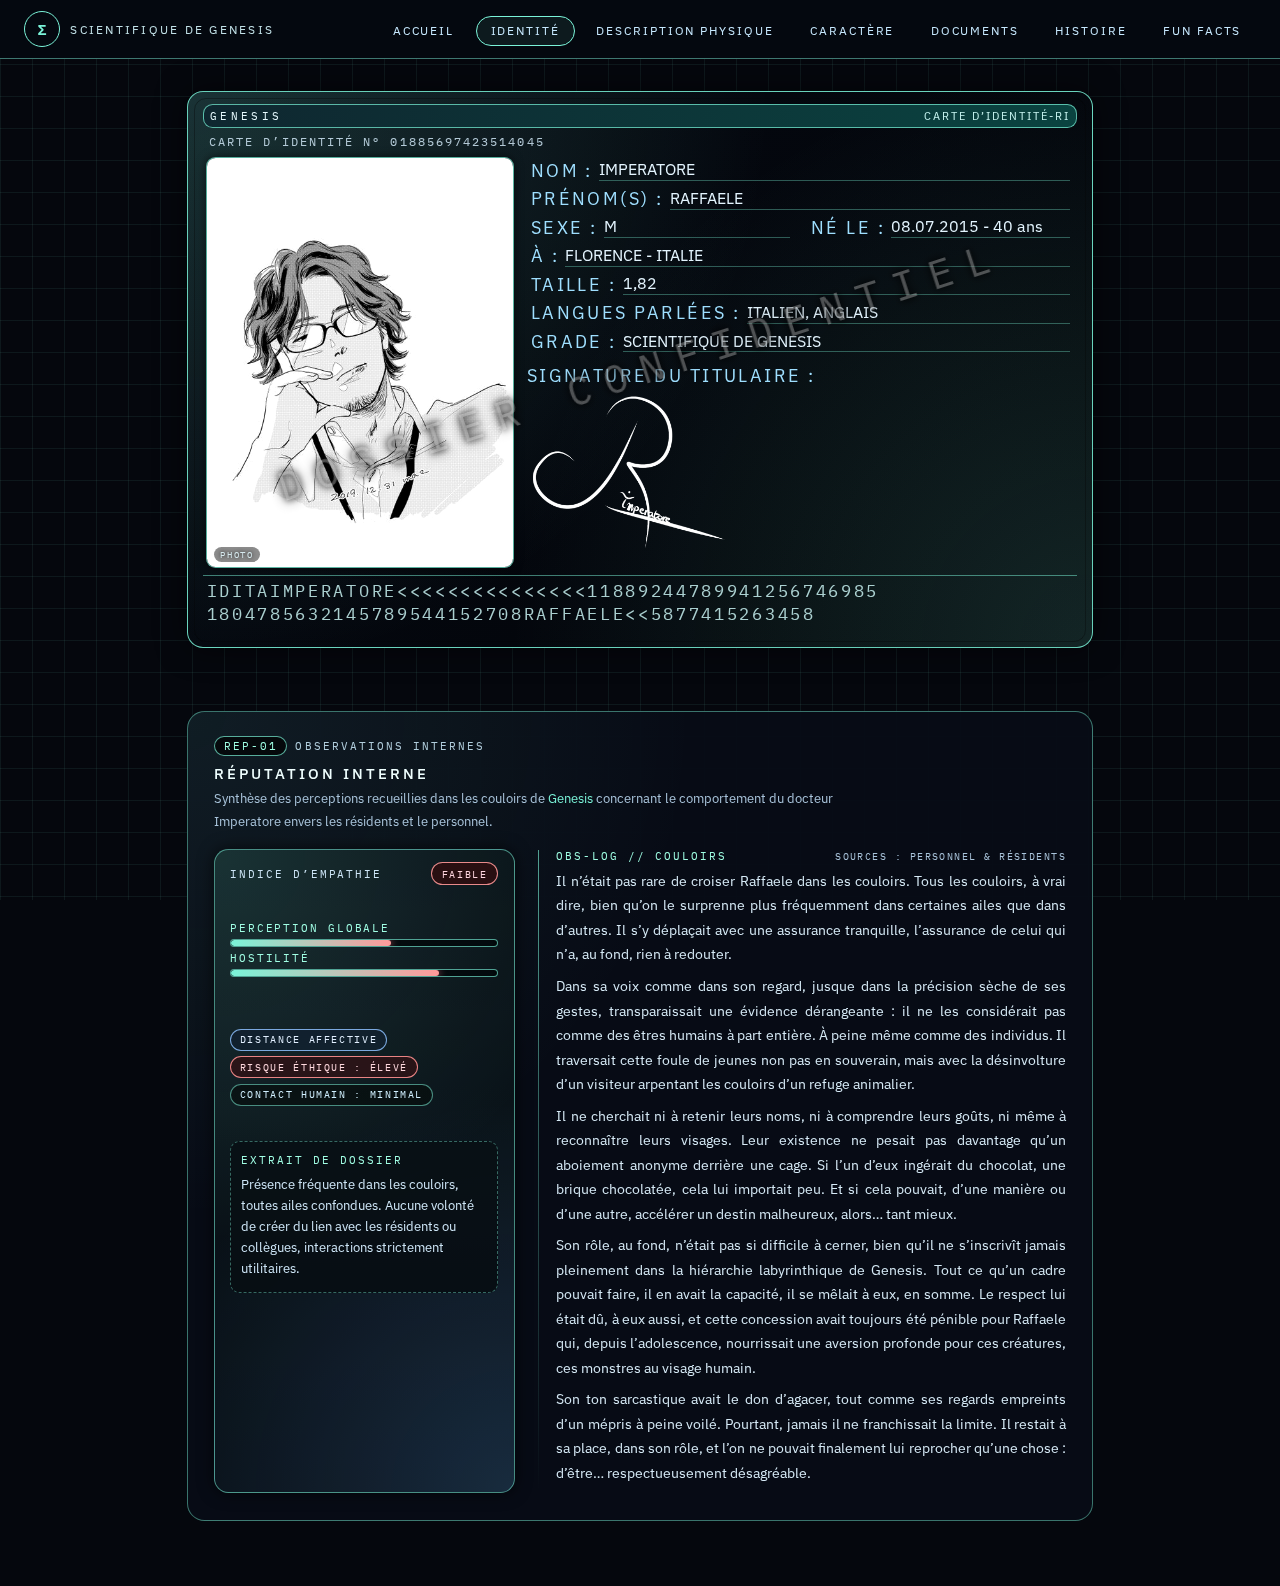
<file: identite.html>
<!DOCTYPE html>
<html lang="fr">

<head>
    <link rel="icon" type="image/x-icon" href="images/favicon.ico">

    <meta charset="UTF-8">
    <title>Identité - R. Imperatore</title>
    <meta name="viewport" content="width=device-width, initial-scale=1">

    <link
        href="https://fonts.googleapis.com/css2?family=IBM+Plex+Sans:wght@300;400;500;600&family=IBM+Plex+Mono:wght@300;400;500&display=swap"
        rel="stylesheet">

    <link rel="stylesheet" href="style.css">
</head>

<body>

    <header class="site-header">
        <div class="logo-zone">
            <div class="logo-symbol">Σ</div>
            <span class="logo-text">Scientifique de Genesis</span>
        </div>

        <nav class="main-nav">
            <ul>
                <li><a href="index.html">Accueil</a></li>
                <li><a href="identite.html" class="active">Identité</a></li>
                <li><a href="physique.html">Description Physique</a></li>
                <li><a href="caractere.html">Caractère</a></li>
                <li><a href="informations.html">Documents</a></li>
                <li><a href="histoire.html">Histoire</a></li>
                <li><a href="funfacts.html">Fun Facts</a></li>
            </ul>
        </nav>
    </header>

    <main class="content">

        <div class="idcard-wrapper">
            <article class="idcard-front">

                <div class="idcard-watermark">DOSSIER CONFIDENTIEL</div>

                <div class="idcard-band">
                    <span class="idband-left">GENESIS</span>
                    <span class="idband-right">CARTE D’IDENTITÉ-RI</span>
                </div>

                <div class="idcard-header-row">
                    <span class="id-header-label">Carte d’identité n° 01885697423514045</span>
                </div>

                <div class="idcard-body">

                    <div class="idcard-photo">
                        <img src="images/identite.png" alt="Raffaele Imperatore">
                        <span class="idcard-photo-label">PHOTO</span>
                    </div>

                    <div class="idcard-fields">

                        <div class="idline idline-row">
                            <span class="idline-label">Nom :</span>
                            <span class="idline-value">IMPERATORE</span>
                        </div>

                        <div class="idline idline-row">
                            <span class="idline-label">Prénom(s) :</span>
                            <span class="idline-value">RAFFAELE</span>
                        </div>

                        <div class="idline-double">
                            <div class="idline idline-row">
                                <span class="idline-label">Sexe :</span>
                                <span class="idline-value">M</span>
                            </div>
                            <div class="idline idline-row">
                                <span class="idline-label">Né le :</span>
                                <span class="idline-value">08.07.2015 - 40 ans</span>
                            </div>
                        </div>

                        <div class="idline idline-row">
                            <span class="idline-label">À :</span>
                            <span class="idline-value">FLORENCE - ITALIE</span>
                        </div>

                        <div class="idline idline-row">
                            <span class="idline-label">Taille :</span>
                            <span class="idline-value">1,82</span>
                        </div>

                        <div class="idline idline-row">
                            <span class="idline-label">LANGUES PARLÉES :</span>
                            <span class="idline-value">ITALIEN, ANGLAIS</span>
                        </div>

                        <div class="idline idline-row">
                            <span class="idline-label">GRADE :</span>
                            <span class="idline-value">SCIENTIFIQUE DE GENESIS</span>
                        </div>

                        <div class="idcard-signature-zone">
                            <span class="signature-label">Signature du titulaire :</span>
                            <img src="images/signature.png" alt="Signature" class="idcard-signature">
                        </div>

                    </div>


                </div>

                <div class="idcard-mrz-zone">
                    <span class="idcard-mrz">
                        IDITAIMPERATORE<<<<<<<<<<<<<<<11889244789941256746985 </span>
                            <span class="idcard-mrz">
                                1804785632145789544152708RAFFAELE&lt;&lt;5877415263458
                            </span>
                </div>

            </article>
        </div><br><br>

        <section class="panel idcard-panel reputation-panel">
            <header class="reputation-header">
                <div class="reputation-header-meta">
                    <span class="rep-code">REP-01</span>
                    <span class="rep-tag">OBSERVATIONS INTERNES</span>
                </div>
                <h2>Réputation interne</h2>
                <p class="reputation-subtitle">
                    Synthèse des perceptions recueillies dans les couloirs de <span class="highlight">Genesis</span>
                    concernant le comportement du docteur Imperatore envers les résidents et le personnel.
                </p>
            </header>

            <div class="reputation-layout">
                <aside class="reputation-card">
                    <div class="rep-status-row">
                        <span class="rep-status-label">Indice d’empathie</span>
                        <span class="rep-status-pill rep-status-pill--low">FAIBLE</span>
                    </div><br>

                    <div class="rep-meter-block">
                        <span class="rep-meter-label">Perception globale</span>
                        <div class="rep-meter-bar">
                            <span class="rep-meter-fill" style="width: 60%;"></span>
                        </div>
                        <span class="rep-meter-label">Hostilité</span>
                        <div class="rep-meter-bar">
                            <span class="rep-meter-fill"></span>
                        </div>
                    </div><br><br>

                    <div class="rep-chip-grid">
                        <span class="rep-chip rep-chip--cold">DISTANCE AFFECTIVE</span><br>
                        <span class="rep-chip rep-chip--risk">RISQUE ÉTHIQUE : ÉLEVÉ</span><br>
                        <span class="rep-chip">CONTACT HUMAIN : MINIMAL</span><br>
                    </div><br>

                    <div class="rep-mini-log">
                        <p class="rep-mini-title">Extrait de dossier</p>
                        <p class="rep-mini-text">
                            Présence fréquente dans les couloirs, toutes ailes confondues.
                            Aucune volonté de créer du lien
                            avec les résidents ou collègues, interactions strictement utilitaires.
                        </p>
                    </div>
                </aside>

                <div class="reputation-body">
                    <div class="reputation-body-header">
                        <span class="rep-body-label">OBS-LOG // COULOIRS</span>
                        <span class="rep-body-tag">Sources : personnel & résidents</span>
                    </div>

                    <div class="reputation-body-text">
                        <p>
                            Il n’était pas rare de croiser Raffaele dans les couloirs. Tous les couloirs, à vrai dire,
                            bien
                            qu’on le surprenne plus fréquemment dans certaines ailes que dans d’autres. Il s’y déplaçait
                            avec
                            une assurance tranquille, l’assurance de celui qui n’a, au fond, rien à redouter.
                        </p>
                        <p>
                            Dans sa voix comme dans son regard, jusque dans la précision sèche de ses gestes,
                            transparaissait une
                            évidence dérangeante : il ne les considérait pas comme des êtres humains à part entière. À
                            peine même
                            comme des individus. Il traversait cette foule de jeunes non pas en souverain, mais avec la
                            désinvolture
                            d’un visiteur arpentant les couloirs d’un refuge animalier.
                        </p>
                        <p>
                            Il ne cherchait ni à retenir leurs noms, ni à comprendre leurs goûts, ni même à reconnaître
                            leurs visages.
                            Leur existence ne pesait pas davantage qu’un aboiement anonyme derrière une cage. Si l’un
                            d’eux ingérait du
                            chocolat, une brique chocolatée, cela lui importait peu. Et si cela pouvait, d’une manière
                            ou d’une autre,
                            accélérer un destin malheureux, alors… tant mieux.
                        </p>
                        <p>
                            Son rôle, au fond, n’était pas si difficile à cerner, bien qu’il ne s’inscrivît jamais pleinement dans la hiérarchie labyrinthique de Genesis. Tout ce qu’un cadre pouvait faire, il en avait la capacité, il se mêlait à eux, en somme. Le respect lui était dû, à eux aussi, et cette concession avait toujours été pénible pour Raffaele qui, depuis l’adolescence, nourrissait une aversion profonde pour ces créatures, ces monstres au visage humain.
                        </p>
                        <p>
                            Son ton sarcastique avait le don d’agacer, tout comme ses regards empreints d’un mépris à peine voilé. Pourtant, jamais il ne franchissait la limite. Il restait à sa place, dans son rôle, et l’on ne pouvait finalement lui reprocher qu’une chose : d’être… respectueusement désagréable.
                        </p>
                    </div>
                </div>
            </div>
        </section>

    </main>

</body>

</html>
</file>
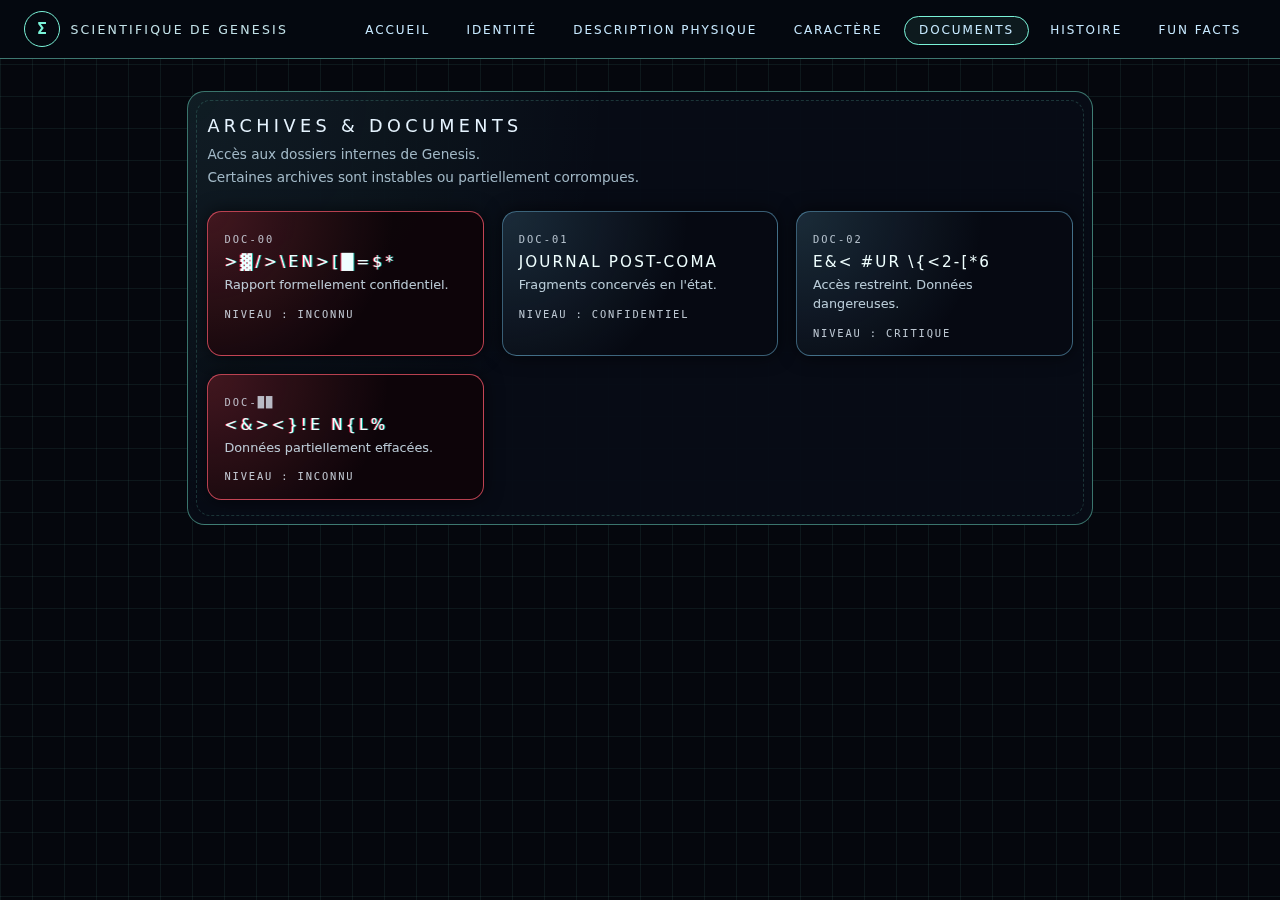
<file: informations.html>
<!DOCTYPE html>
<html lang="fr">

<head>
    <link rel="icon" type="image/x-icon" href="images/favicon.ico">

    <meta charset="UTF-8">
    <title>Documents - R. Imperatore</title>
    <meta name="viewport" content="width=device-width, initial-scale=1">
    <link rel="stylesheet" href="style.css">
</head>

<body>

    <header class="site-header">
        <div class="logo-zone">
            <div class="logo-symbol">Σ</div>
            <span class="logo-text">Scientifique de Genesis</span>
        </div>

        <nav class="main-nav">
            <ul>
                <li><a href="index.html">Accueil</a></li>
                <li><a href="identite.html">Identité</a></li>
                <li><a href="physique.html">Description Physique</a></li>
                <li><a href="caractere.html">Caractère</a></li>
                <li><a href="informations.html" class="active">Documents</a></li>
                <li><a href="histoire.html">Histoire</a></li>
                <li><a href="funfacts.html">Fun Facts</a></li>

            </ul>
        </nav>
    </header>

    <main class="content">
<section class="panel documents-panel">

  <h1 class="documents-title">ARCHIVES & DOCUMENTS</h1>
  <p class="documents-subtitle">
    Accès aux dossiers internes de Genesis.<br>
    Certaines archives sont instables ou partiellement corrompues.
  </p>

  <div class="documents-grid">

    <!-- DOCUMENT 01 – ARCHIVE OMEGA -->
    <a href="archive1.html"
       class="doc-card doc-card--danger doc-card--glitch js-glitch"
       data-text="INCIDENT ███-">

      <span class="doc-code">DOC-00</span><br>
      <h2 class="doc-title glitch-text">INCIDENT ███</h2>
      <p class="doc-desc">Rapport formellement confidentiel.</p>
      <span class="doc-level">NIVEAU : INCONNU</span>
    </a>

    <!-- DOCUMENT 02 – JOURNAL DU COMA -->
    <a href="coma.html"
       class="doc-card doc-card--secret">

      <span class="doc-code">DOC-01</span>
      <h2 class="doc-title">Journal post-coma</h2>
      <p class="doc-desc">Fragments concervés en l'état.</p>
      <span class="doc-level">NIVEAU : CONFIDENTIEL</span>
    </a>

    <!-- DOCUMENT 03 – EXPÉRIENCES -->
<a class="doc-card doc-card--semi js-glitch" data-text="EXP SUR N.02-026" href="n02026.html">
  <div class="doc-top">
    <span class="doc-code">DOC-02</span>
    
  </div>
  <h3 class="doc-title glitch-text"></h3>
  <p class="doc-desc">Accès restreint. Données dangereuses.</p>
  <span class="doc-level">NIVEAU : CRITIQUE</span>
</a>


    <!-- DOCUMENT 04 – ARCHIVE NULL -->
    <a href="archive2.html"
       class="doc-card doc-card--danger doc-card--glitch js-glitch"
       data-text="ARCHIVE NULL">

      <span class="doc-code">DOC-██</span><br>
      <h2 class="doc-title glitch-text">ARCHIVE NULL</h2>
      <p class="doc-desc">Données partiellement effacées.</p>
      <span class="doc-level">NIVEAU : INCONNU</span>
    </a>

  </div>
</section>

    </main>

<script>
document.addEventListener("DOMContentLoaded", () => {
  const GLITCH_CHARS = "█▓▒░<>/\\[]{}!@#$%&*+=-";
  const TICK = 55;

  function makeMask(original, stableRatio) {
    return Array.from(original).map(ch => (Math.random() < stableRatio ? ch : null));
  }

  document.querySelectorAll(".js-glitch").forEach(card => {
    const el = card.querySelector(".glitch-text");
    const original = card.dataset.text || (el ? el.textContent : "");
    if (!el || !original) return;

    // Par défaut : très illisible
    const isSemi = card.classList.contains("doc-card--semi");

    // “Semi” = plus de lettres stables + fenêtres de lisibilité
    let stableRatio = isSemi ? 0.62 : 0.35;
    let mask = makeMask(original, stableRatio);

    // petites fenêtres où ça devient plus lisible
    let revealTimer = 0;

if (isSemi) {
  card.addEventListener("mouseenter", () => { stableRatio = 0.78; mask = makeMask(original, stableRatio); });
  card.addEventListener("mouseleave", () => { stableRatio = 0.62; mask = makeMask(original, stableRatio); });

  // Mobile: appui long = plus lisible
  card.addEventListener("touchstart", () => { stableRatio = 0.78; mask = makeMask(original, stableRatio); }, {passive:true});
  card.addEventListener("touchend", () => { stableRatio = 0.62; mask = makeMask(original, stableRatio); }, {passive:true});
}

    setInterval(() => {
      // toutes les ~2.8s, on ouvre une mini fenêtre de lisibilité ~250ms
      if (isSemi && Math.random() < 0.04 && revealTimer <= 0) {
        revealTimer = 5; // 5 ticks ≈ 275ms
        // on “reconstruit” un masque plus lisible
        mask = makeMask(original, 0.82);
      }

      // en dehors de la fenêtre, masque normal semi-lisible
      if (isSemi && revealTimer === 1) {
        mask = makeMask(original, 0.62);
      }
      if (revealTimer > 0) revealTimer--;

      let out = "";
      for (let i = 0; i < original.length; i++) {
        if (mask[i]) out += mask[i];
        else out += GLITCH_CHARS[Math.floor(Math.random() * GLITCH_CHARS.length)];
      }
      el.textContent = out;
    }, TICK);
  });
});

</script>



</body>

</html>
</file>
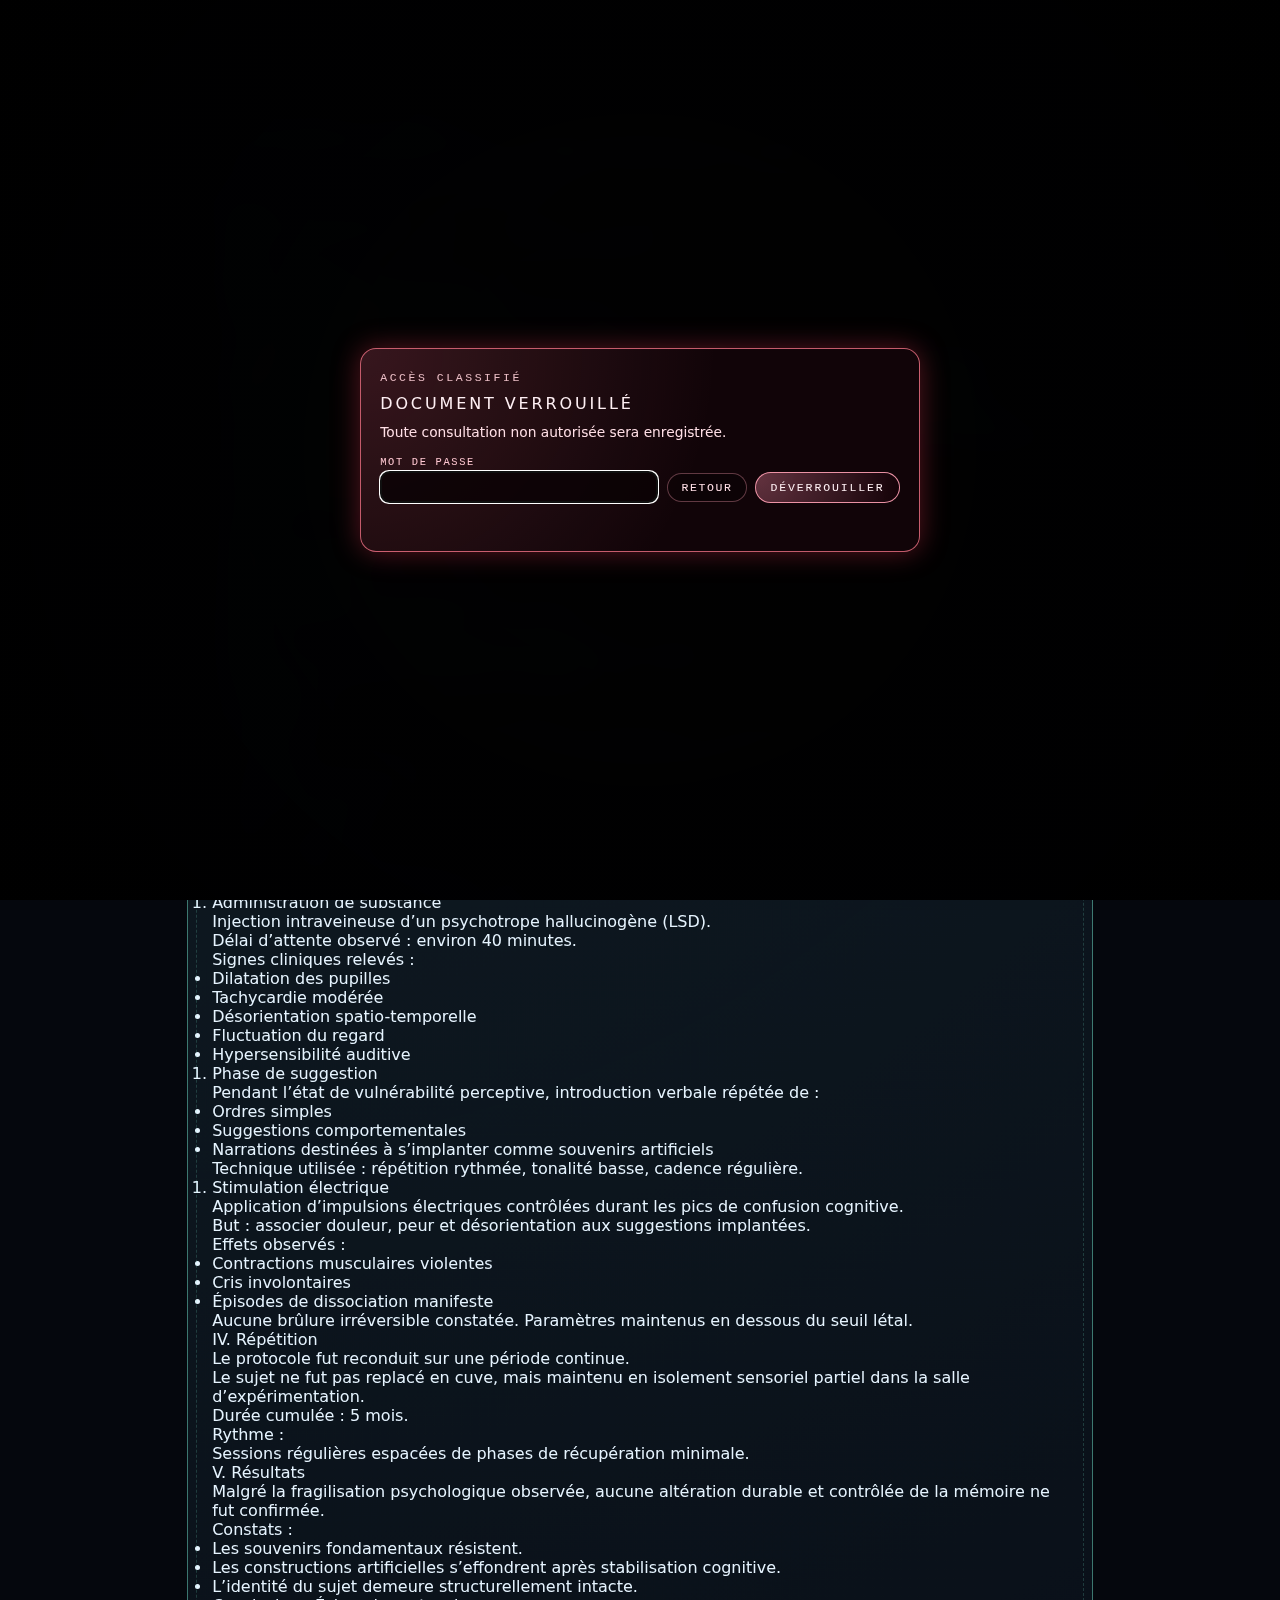
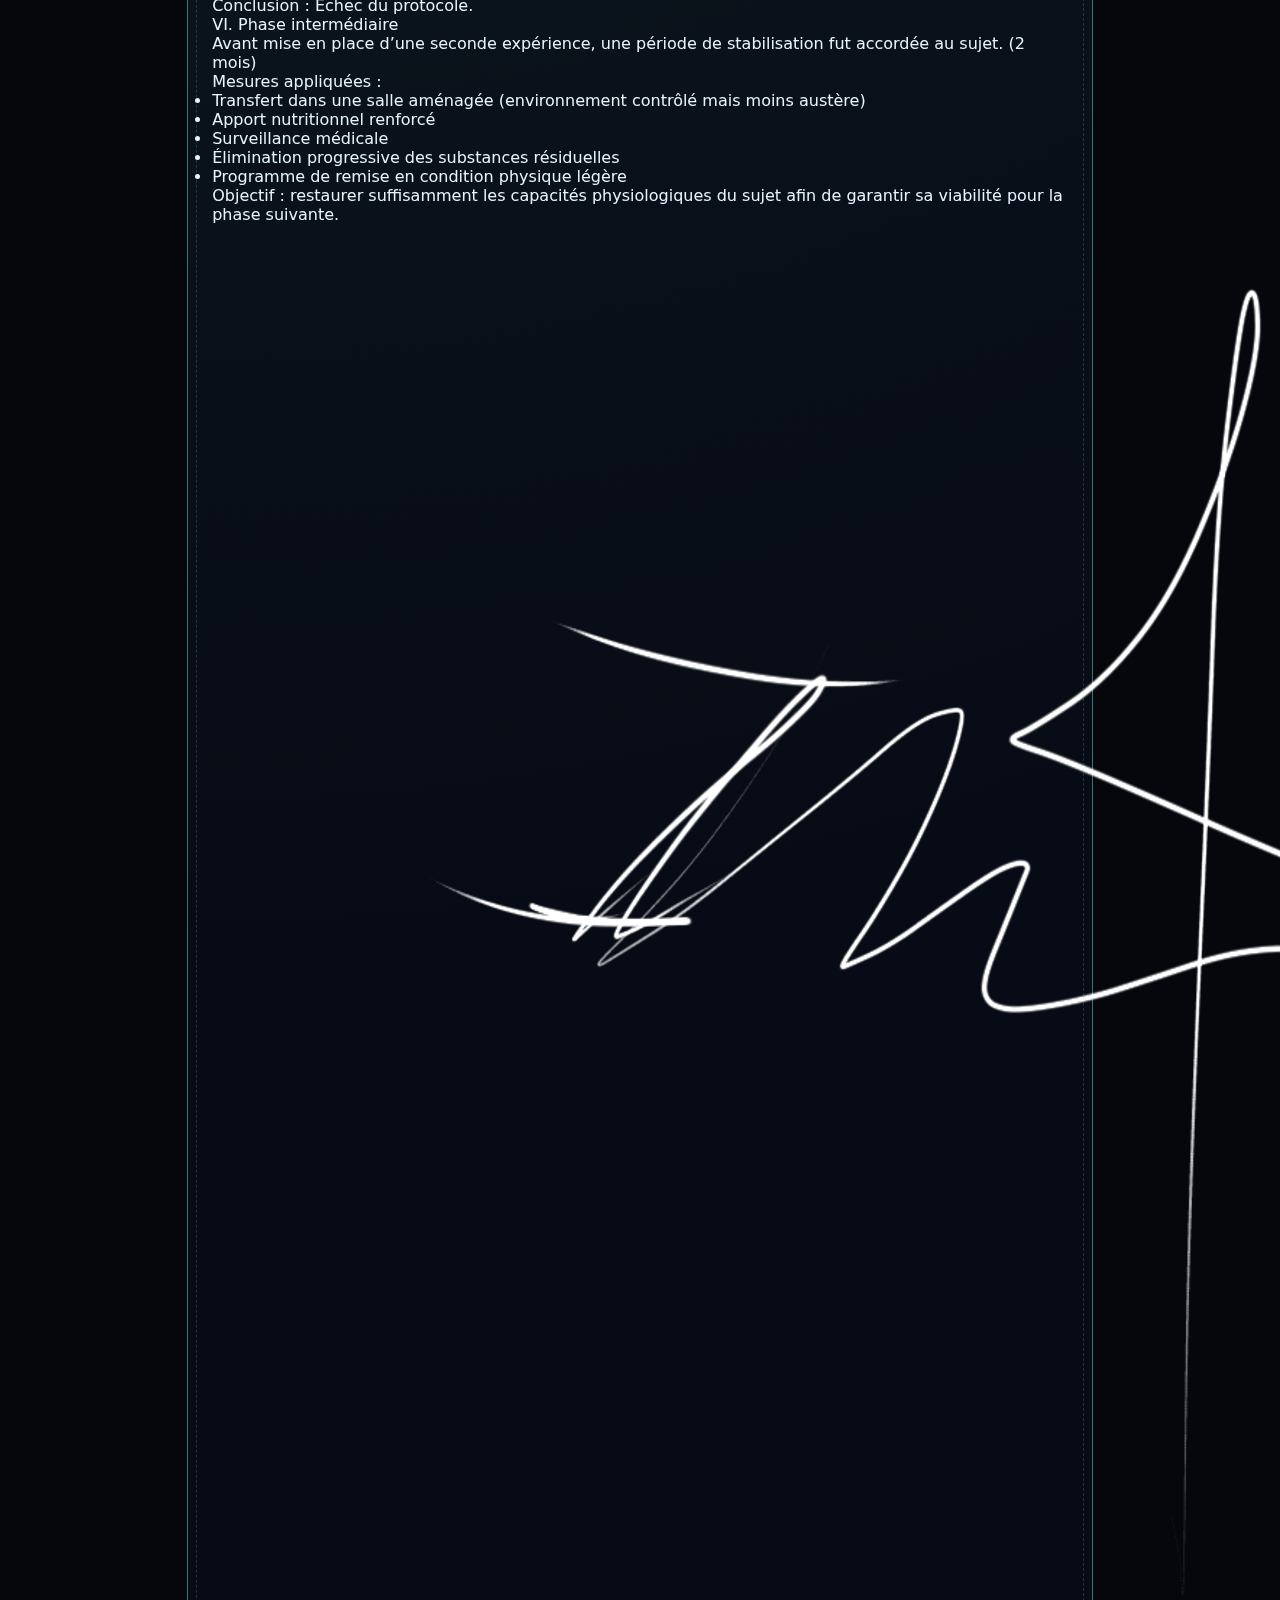
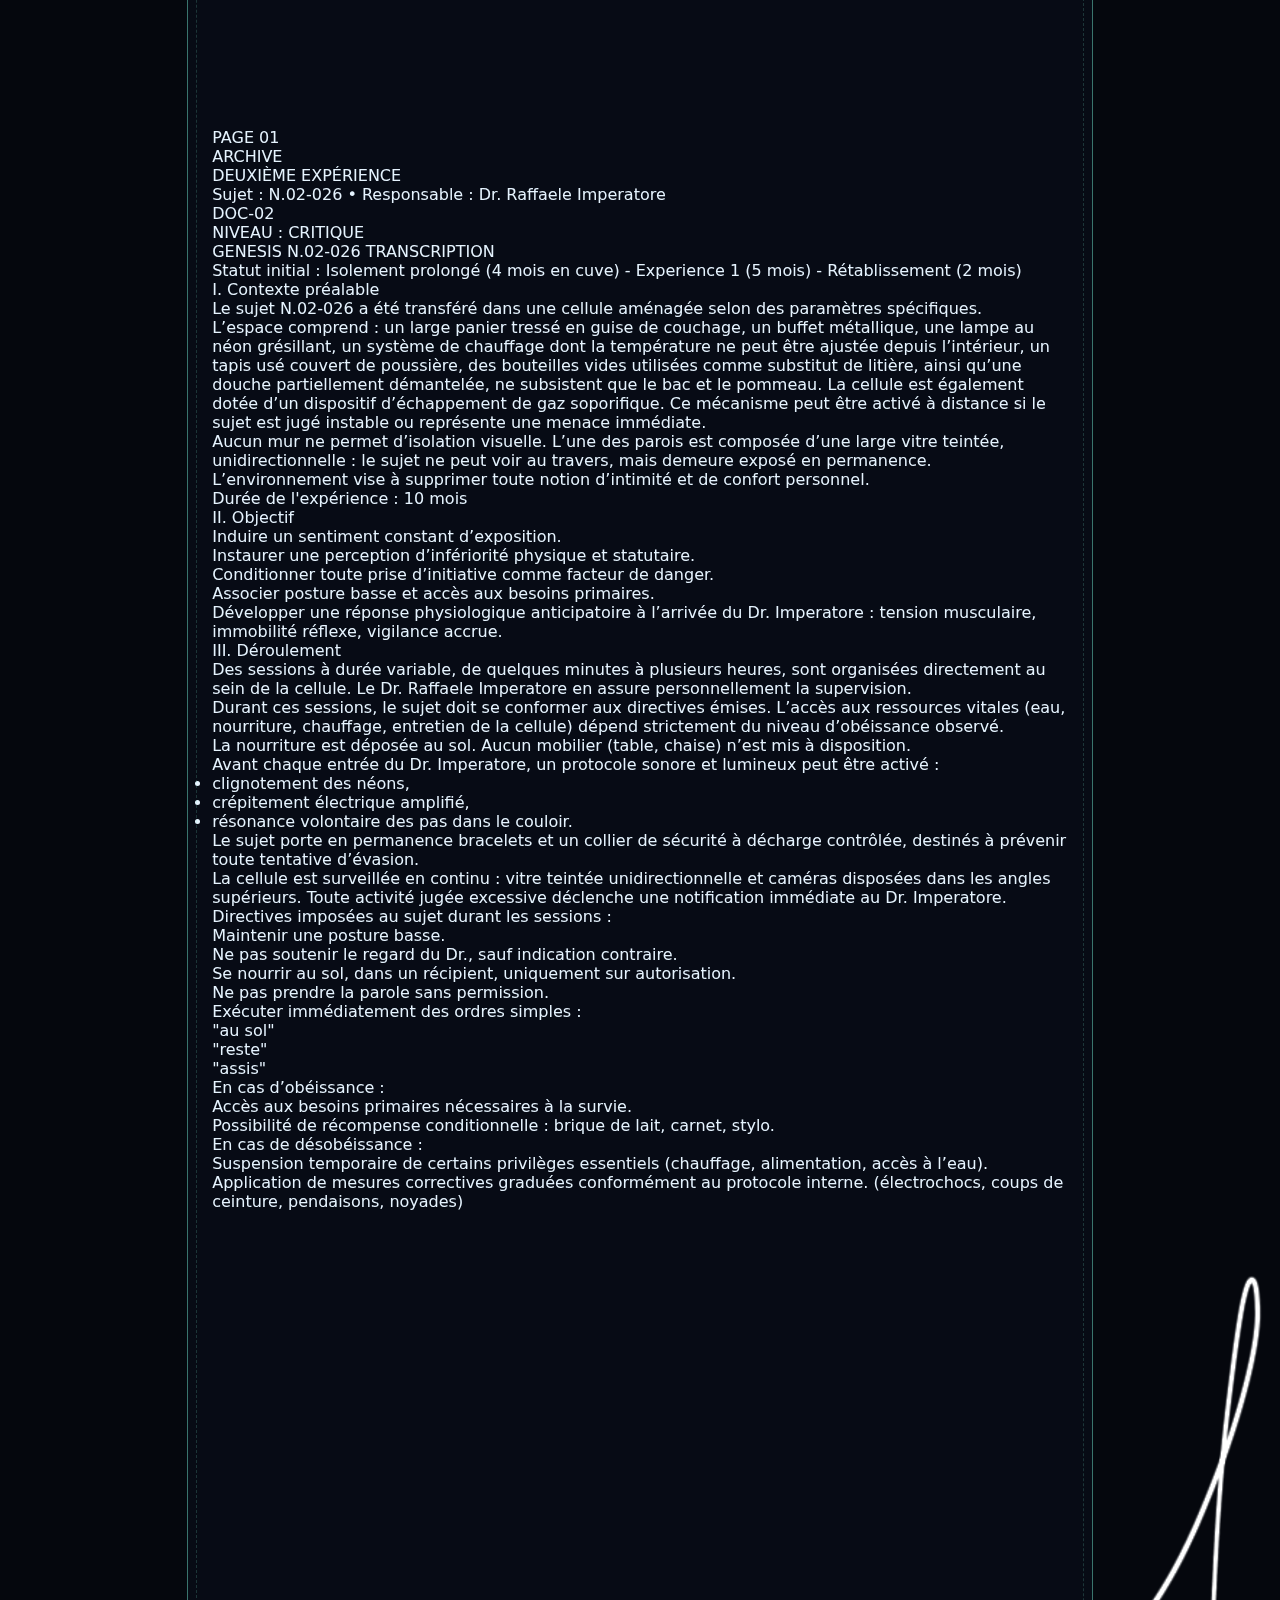
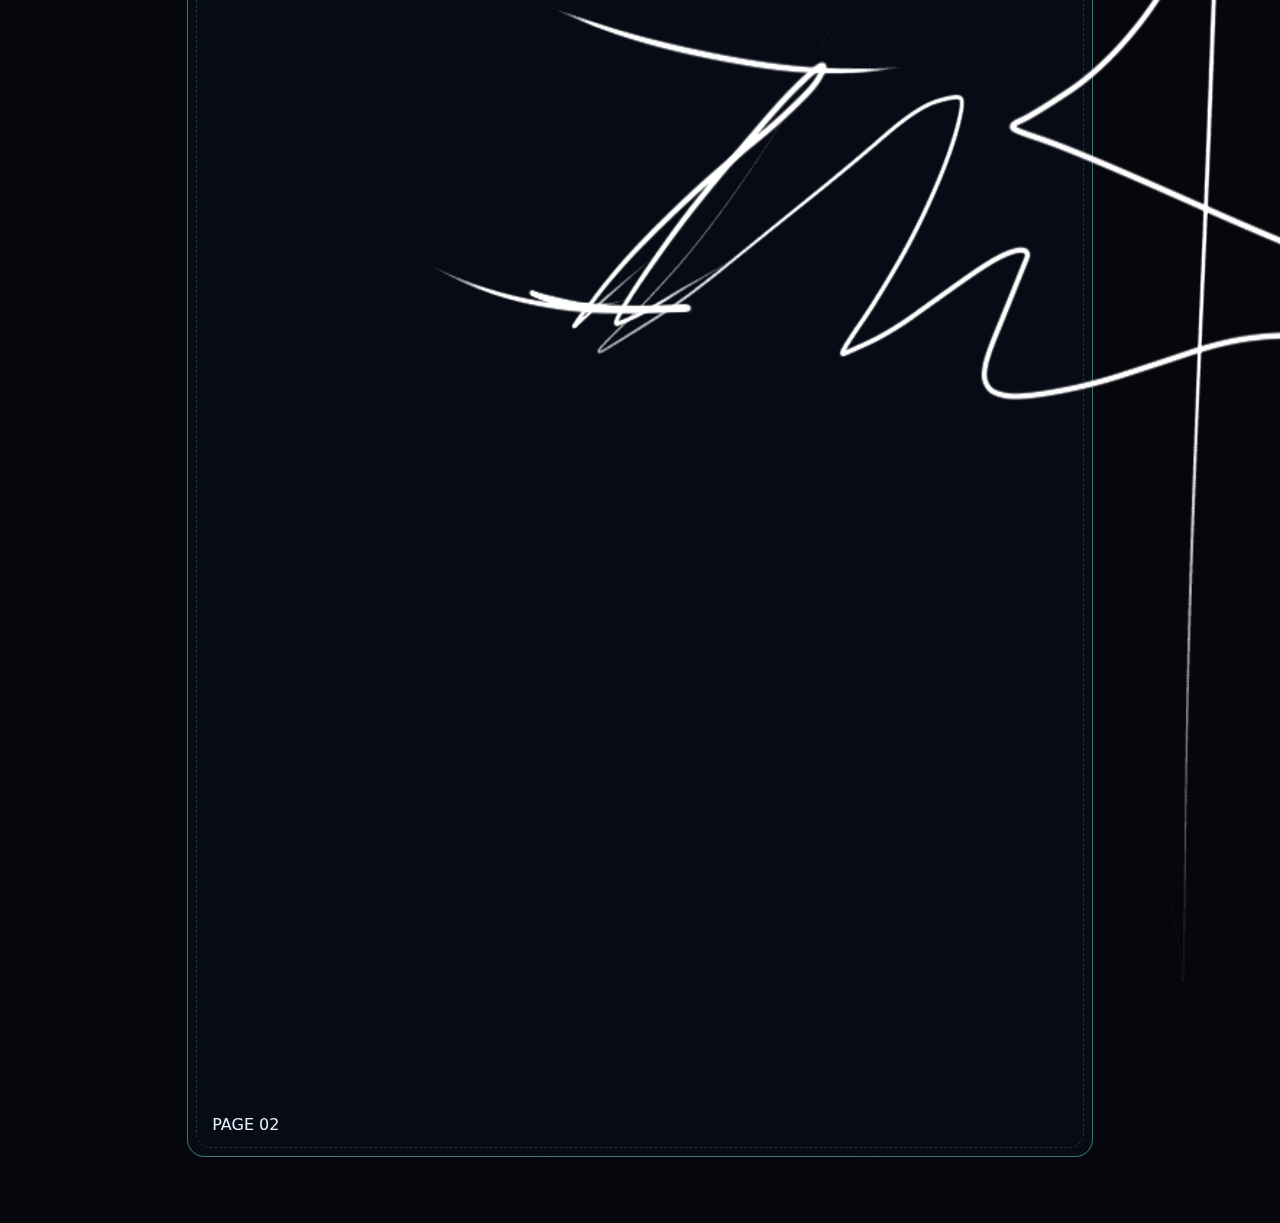
<file: n02026.html>
<!DOCTYPE html>
<html lang="fr">
<head>
    <link rel="icon" type="image/x-icon" href="images/favicon.ico">

  <meta charset="UTF-8" />
  <meta name="viewport" content="width=device-width, initial-scale=1" />
  <title>DOC-02 - EXPERIENCES SUR █████</title>
  <link rel="stylesheet" href="style.css" />
</head>
<body>

<header class="site-header">
  <div class="logo-zone">
    <div class="logo-symbol">Σ</div>
    <span class="logo-text">Scientifique de Genesis</span>
  </div>

  <nav class="main-nav">
    <ul>
      <li><a href="index.html">Accueil</a></li>
      <li><a href="identite.html">Identité</a></li>
      <li><a href="physique.html">Description Physique</a></li>
      <li><a href="caractere.html">Caractère</a></li>
      <li><a href="informations.html" class="active">Documents</a></li>
      <li><a href="histoire.html">Histoire</a></li>
      <li><a href="funfacts.html">Fun Facts</a></li>
    </ul>
  </nav>
</header>

<!-- LOCK OVERLAY (bloque l'accès au contenu) -->
<div class="doc-lock" id="docLock">
  <div class="doc-lock-box">
    <p class="doc-lock-kicker">ACCÈS CLASSIFIÉ</p>
    <h1 class="doc-lock-title">DOCUMENT VERROUILLÉ</h1>
    <p class="doc-lock-text">
      Toute consultation non autorisée sera enregistrée.
    </p>

    <form class="doc-lock-form" id="docLockForm">
      <label class="doc-lock-label">
        MOT DE PASSE
        <input type="password" class="doc-lock-input" id="docLockInput" autocomplete="off" />
      </label>

      <div class="doc-lock-actions">
        <a class="doc-lock-back" href="informations.html">Retour</a>
        <button class="doc-lock-btn" type="submit">Déverrouiller</button>
      </div>

      <p class="doc-lock-error" id="docLockError" aria-live="polite"></p>
    </form>
  </div>
</div>

<main class="content" id="docContent" aria-hidden="true">
<section class="panel n02-panel">
  <header class="n02-head">
    <div class="n02-kicker">DOSSIER INTERNE // GENESIS</div>
    <h1 class="n02-title">EXPÉRIENCES SUR N.02-026</h1>
    <nav class="n02-nav" aria-label="Sommaire">
      <a class="n02-nav-link" href="#exp1">Première expérience</a>
      <a class="n02-nav-link n02-nav-link--danger" href="#exp2">Deuxième expérience</a>
    </nav>
  </header>

  <!-- EXP 1 -->
  <article class="n02-file" id="exp1">
    <header class="n02-file-header">
      <div class="n02-file-left">
        <div class="n02-ribbon">ARCHIVE</div>
        <div class="n02-file-h">
          <div class="n02-file-title">PREMIÈRE EXPÉRIENCE</div>
          <div class="n02-file-meta">Sujet : N.02-026 • Responsable : Dr. Raffaele Imperatore</div>
        </div>
      </div>

      <div class="n02-file-right">
        <div class="n02-badge">DOC-02</div>
        <div class="n02-badge n02-badge--ok">NIVEAU : CRITIQUE</div>
      </div>
    </header>

    <div class="n02-paper">
      <div class="n02-paper-top">
        <span>GENESIS</span>
        <span class="n02-paper-stamp">N.02-026</span>
        <span class="n02-paper-mark">TRANSCRIPTION</span>
      </div>

      <pre class="n02-raw" data-enhance="true">
Statut initial : Isolement prolongé (4 mois en cuve)

I. Contexte préalable
Le sujet N.02-026 a été maintenu durant quatre mois dans une cuve, sans stimulation sensorielle significative, sans interaction sociale, et sans protocole de protection psychologique ou physique.  
Objectif de cette phase : affaiblissement cognitif progressif et altération des repères temporels.
À l’issue de cette période, le sujet a été extrait et transféré vers une salle d’expérimentation isolée.
L’expérience s’inscrit dans un programme de recherche portant sur l’effacement et la reconstruction de la mémoire à long terme. Les protocoles envisagés devant ultérieurement être appliqués sur un sujet tiers à valeur personnelle, aucun échec méthodologique n’est toléré.
N.02-026 fut désigné comme sujet test initial.

II. Première Expérience : Induction hallucinatoire et reprogrammation cognitive
Objectif :  
Fragiliser les fondations de la mémoire du sujet afin d’introduire des souvenirs artificiels et d’altérer la cohérence identitaire.
Matériel utilisé :  
- Fauteuil métallique de contention
- Sangles de fixation (poignets, thorax, jambes)  
- Seringue  
- Substance psychotrope de type LSD (dose modérée, calculée)  
- Générateur d’impulsions électriques contrôlées  

III. Procédure
1. Immobilisation  
Le sujet fut installé sur un fauteuil métallique centralisé dans une pièce close à forte résonance acoustique.  
Les poignets furent fixés au dossier, les membres inférieurs immobilisés. Aucune marge de mouvement significative ne fut laissée.
Observation initiale :  
- Masse musculaire faible  
- Ossature saillante  
- Indice de fatigue physiologique avancée  
- Signes de carence post-isolement prolongé  
2. Administration de substance  
Injection intraveineuse d’un psychotrope hallucinogène (LSD).  
Délai d’attente observé : environ 40 minutes.
Signes cliniques relevés :  
- Dilatation des pupilles 
- Tachycardie modérée  
- Désorientation spatio-temporelle  
- Fluctuation du regard  
- Hypersensibilité auditive  
3. Phase de suggestion  
Pendant l’état de vulnérabilité perceptive, introduction verbale répétée de :  
- Ordres simples  
- Suggestions comportementales  
- Narrations destinées à s’implanter comme souvenirs artificiels  
Technique utilisée : répétition rythmée, tonalité basse, cadence régulière.
4. Stimulation électrique  
Application d’impulsions électriques contrôlées durant les pics de confusion cognitive.  
But : associer douleur, peur et désorientation aux suggestions implantées.
Effets observés :  
- Contractions musculaires violentes  
- Cris involontaires   
- Épisodes de dissociation manifeste  
Aucune brûlure irréversible constatée. Paramètres maintenus en dessous du seuil létal.

IV. Répétition
Le protocole fut reconduit sur une période continue.  
Le sujet ne fut pas replacé en cuve, mais maintenu en isolement sensoriel partiel dans la salle d’expérimentation.
Durée cumulée : 5 mois.
Rythme :  
Sessions régulières espacées de phases de récupération minimale.

V. Résultats
Malgré la fragilisation psychologique observée, aucune altération durable et contrôlée de la mémoire ne fut confirmée.
Constats :  
- Les souvenirs fondamentaux résistent.  
- Les constructions artificielles s’effondrent après stabilisation cognitive.  
- L’identité du sujet demeure structurellement intacte.
Conclusion : Échec du protocole.

VI. Phase intermédiaire
Avant mise en place d’une seconde expérience, une période de stabilisation fut accordée au sujet. (2 mois)
Mesures appliquées :  
- Transfert dans une salle aménagée (environnement contrôlé mais moins austère)  
- Apport nutritionnel renforcé  
- Surveillance médicale  
- Élimination progressive des substances résiduelles  
- Programme de remise en condition physique légère  
Objectif : restaurer suffisamment les capacités physiologiques du sujet afin de garantir sa viabilité pour la phase suivante.
      </pre>
<div class="n02-sign">
  <img class="n02-sign-img" src="images/siganture2.png" alt="Signature" />
</div>
      <div class="n02-paper-foot">
        <span></span>
        <span>PAGE 01</span>
      </div>
    </div>
  </article>

  <!-- EXP 2 -->
  <article class="n02-file n02-file--danger" id="exp2">
    <header class="n02-file-header">
      <div class="n02-file-left">
        <div class="n02-ribbon n02-ribbon--danger">ARCHIVE</div>
        <div class="n02-file-h">
          <div class="n02-file-title">DEUXIÈME EXPÉRIENCE</div>
          <div class="n02-file-meta">Sujet : N.02-026 • Responsable : Dr. Raffaele Imperatore</div>
        </div>
      </div>

      <div class="n02-file-right">
        <div class="n02-badge">DOC-02</div>
        <div class="n02-badge n02-badge--danger">NIVEAU : CRITIQUE</div>
      </div>
    </header>

    <div class="n02-paper n02-paper--danger">
      <div class="n02-paper-top">
        <span>GENESIS</span>
        <span class="n02-paper-stamp">N.02-026</span>
        <span class="n02-paper-mark n02-paper-mark--danger">TRANSCRIPTION</span>
      </div>

      <pre class="n02-raw" data-enhance="true">
Statut initial : Isolement prolongé (4 mois en cuve) -  Experience 1 (5 mois) - Rétablissement (2 mois)

I. Contexte préalable
Le sujet N.02-026 a été transféré dans une cellule aménagée selon des paramètres spécifiques.
L’espace comprend : un large panier tressé en guise de couchage, un buffet métallique, une lampe au néon grésillant, un système de chauffage dont la température ne peut être ajustée depuis l’intérieur, un tapis usé couvert de poussière, des bouteilles vides utilisées comme substitut de litière, ainsi qu’une douche partiellement démantelée, ne subsistent que le bac et le pommeau. La cellule est également dotée d’un dispositif d’échappement de gaz soporifique. Ce mécanisme peut être activé à distance si le sujet est jugé instable ou représente une menace immédiate.
Aucun mur ne permet d’isolation visuelle. L’une des parois est composée d’une large vitre teintée, unidirectionnelle : le sujet ne peut voir au travers, mais demeure exposé en permanence.
L’environnement vise à supprimer toute notion d’intimité et de confort personnel.
Durée de l'expérience : 10 mois

II. Objectif
 Induire un sentiment constant d’exposition.
Instaurer une perception d’infériorité physique et statutaire.
Conditionner toute prise d’initiative comme facteur de danger.
Associer posture basse et accès aux besoins primaires.
Développer une réponse physiologique anticipatoire à l’arrivée du Dr. Imperatore : tension musculaire, immobilité réflexe, vigilance accrue.

III. Déroulement
Des sessions à durée variable, de quelques minutes à plusieurs heures, sont organisées directement au sein de la cellule. Le Dr. Raffaele Imperatore en assure personnellement la supervision.
Durant ces sessions, le sujet doit se conformer aux directives émises. L’accès aux ressources vitales (eau, nourriture, chauffage, entretien de la cellule) dépend strictement du niveau d’obéissance observé.
La nourriture est déposée au sol. Aucun mobilier (table, chaise) n’est mis à disposition.
Avant chaque entrée du Dr. Imperatore, un protocole sonore et lumineux peut être activé :
- clignotement des néons,
- crépitement électrique amplifié,
- résonance volontaire des pas dans le couloir.
Le sujet porte en permanence bracelets et un collier de sécurité à décharge contrôlée, destinés à prévenir toute tentative d’évasion.
La cellule est surveillée en continu : vitre teintée unidirectionnelle et caméras disposées dans les angles supérieurs. Toute activité jugée excessive déclenche une notification immédiate au Dr. Imperatore.

Directives imposées au sujet durant les sessions :
Maintenir une posture basse.
Ne pas soutenir le regard du Dr., sauf indication contraire.
Se nourrir au sol, dans un récipient, uniquement sur autorisation.
Ne pas prendre la parole sans permission.
Exécuter immédiatement des ordres simples :
"au sol"
"reste"
"assis"

En cas d’obéissance :
Accès aux besoins primaires nécessaires à la survie.
Possibilité de récompense conditionnelle : brique de lait, carnet, stylo.

En cas de désobéissance :
Suspension temporaire de certains privilèges essentiels (chauffage, alimentation, accès à l’eau).
Application de mesures correctives graduées conformément au protocole interne. (électrochocs, coups de ceinture, pendaisons, noyades)
      </pre>
<div class="n02-sign">
  <img class="n02-sign-img" src="images/siganture2.png" alt="Signature" />
</div>

      <div class="n02-paper-foot">
        <span></span>
        <span>PAGE 02</span>
      </div>
    </div>
    
  </article>
</section>


</main>

<script>
/* ========= SHA-256 ========= */
async function sha256Hex(str) {
  const enc = new TextEncoder();
  const data = enc.encode(str);
  const buf = await crypto.subtle.digest("SHA-256", data);
  const arr = Array.from(new Uint8Array(buf));
  return arr.map(b => b.toString(16).padStart(2, "0")).join("");
}

const DOC_PASSWORD_HASH = "ebc5a55921a9f97a75b75bfbda7dbb34d3693551e0f830633c705369964e1674";

/* ========= LOCK ========= */
const lock   = document.getElementById("docLock");
const form   = document.getElementById("docLockForm");
const input  = document.getElementById("docLockInput");
const error  = document.getElementById("docLockError");
const docContent = document.getElementById("docContent");

function setLockedState(isLocked) {
  if (!lock || !docContent) return;

  if (isLocked) {
    lock.style.display = "";                 // important: le remettre si bfcache
    lock.classList.remove("is-unlocked");
    docContent.setAttribute("aria-hidden", "true");
    if (input) input.value = "";
    if (error) error.textContent = "";
    // focus propre
    setTimeout(() => input?.focus(), 0);
  } else {
    lock.classList.add("is-unlocked");
    docContent.setAttribute("aria-hidden", "false");
    // on laisse l’anim puis on cache
    setTimeout(() => { lock.style.display = "none"; }, 180);
  }
}

/* Toujours verrouiller à l'arrivée + quand on revient via le bouton "retour" */
window.addEventListener("pageshow", () => {
  setLockedState(true);
});

/* Submit du mot de passe */
form.addEventListener("submit", async (e) => {
  e.preventDefault();

  // Normalisation = évite les caractères invisibles / variantes unicode
  const value = (input.value || "").normalize("NFKC").trim();

  if (!value) return;

  try {
    const h = await sha256Hex(value);

    if (h === DOC_PASSWORD_HASH) {
      setLockedState(false);
    } else {
      error.textContent = "Mot de passe incorrect.";
      input.select();
    }
  } catch (err) {
    console.error(err);
    error.textContent = "Erreur technique.";
  }
});

(function(){
  function escapeHtml(s){
    return s.replace(/&/g,"&amp;").replace(/</g,"&lt;").replace(/>/g,"&gt;");
  }

  function isRomanSection(line){
    return /^([IVX]+)\.\s+/.test(line.trim());
  }
  function isDashItem(line){
    return /^-\s+/.test(line.trim());
  }
  function isNumItem(line){
    return /^\d+\.\s+/.test(line.trim());
  }

  function enhancePre(pre){
    const raw = pre.textContent.replace(/\r\n/g, "\n");
    const lines = raw.split("\n");

    const container = document.createElement("div");
    container.className = "n02-enhanced";

    let ul = null;
    let ol = null;

    function closeLists(){
      if (ul){ container.appendChild(ul); ul = null; }
      if (ol){ container.appendChild(ol); ol = null; }
    }

    lines.forEach((line) => {
      const trimmed = line.trim();

      // ligne vide
      if (!trimmed){
        closeLists();
        const gap = document.createElement("div");
        gap.className = "n02-gap";
        container.appendChild(gap);
        return;
      }

      // Section I. II. III.
      if (isRomanSection(line)){
        closeLists();
        const h = document.createElement("div");
        h.className = "n02-sec";
        h.innerHTML = escapeHtml(trimmed);
        container.appendChild(h);
        return;
      }

      // Liste "- ..."
      if (isDashItem(line)){
        if (ol){ container.appendChild(ol); ol = null; }
        if (!ul){
          ul = document.createElement("ul");
          ul.className = "n02-ul";
        }
        const li = document.createElement("li");
        // ⚠️ On enlève juste "- " pour la présentation (le texte reste identique côté mots)
        li.textContent = trimmed.replace(/^-+\s+/, "");
        ul.appendChild(li);
        return;
      }

      // Liste "1. ..."
      if (isNumItem(line)){
        if (ul){ container.appendChild(ul); ul = null; }
        if (!ol){
          ol = document.createElement("ol");
          ol.className = "n02-ol";
        }
        const li = document.createElement("li");
        li.textContent = trimmed.replace(/^\d+\.\s+/, "");
        ol.appendChild(li);
        return;
      }

      // Ligne normale
      closeLists();
      const p = document.createElement("div");
      p.className = "n02-line";
      p.innerHTML = escapeHtml(line); // garde espaces internes
      container.appendChild(p);
    });

    closeLists();

    // Remplacement
    pre.replaceWith(container);
  }

  document.addEventListener("DOMContentLoaded", () => {
    document.querySelectorAll('pre[data-enhance="true"]').forEach(enhancePre);
  });
})();

</script>


</body>
</html>
</file>
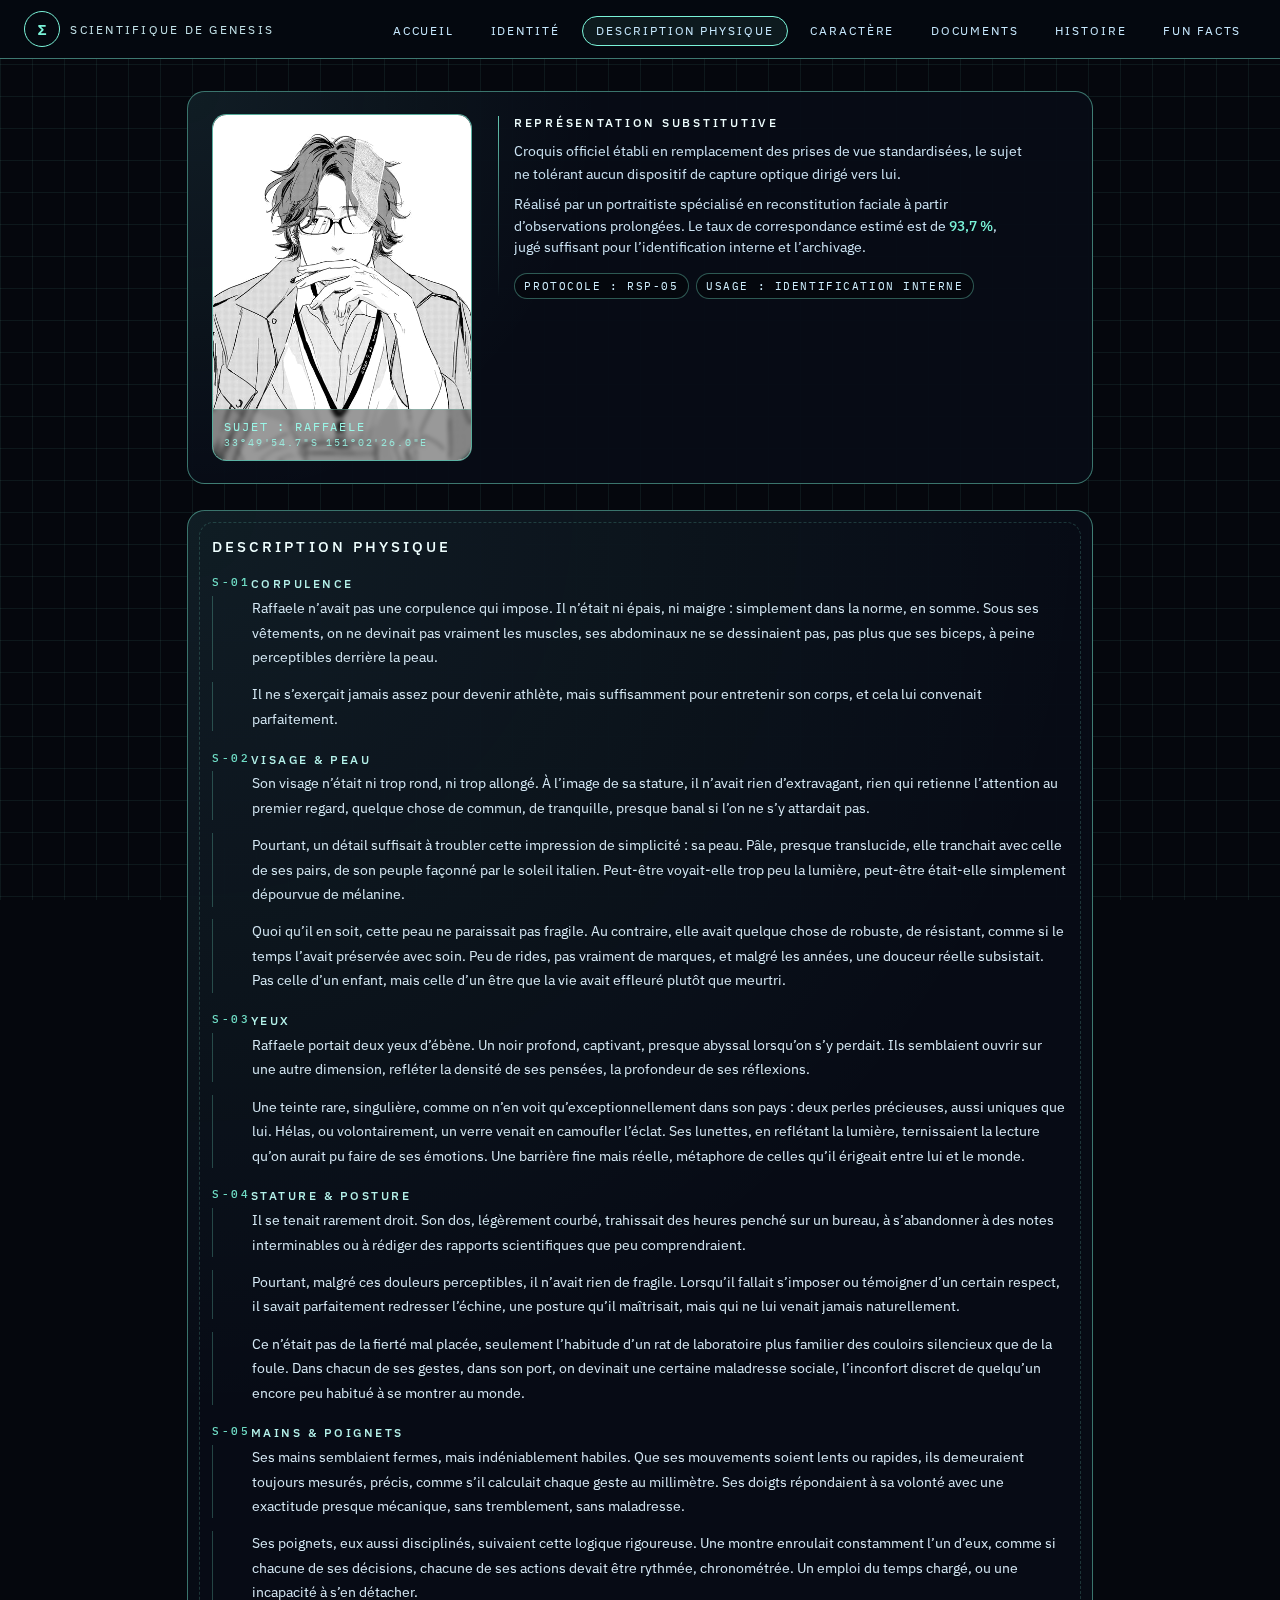
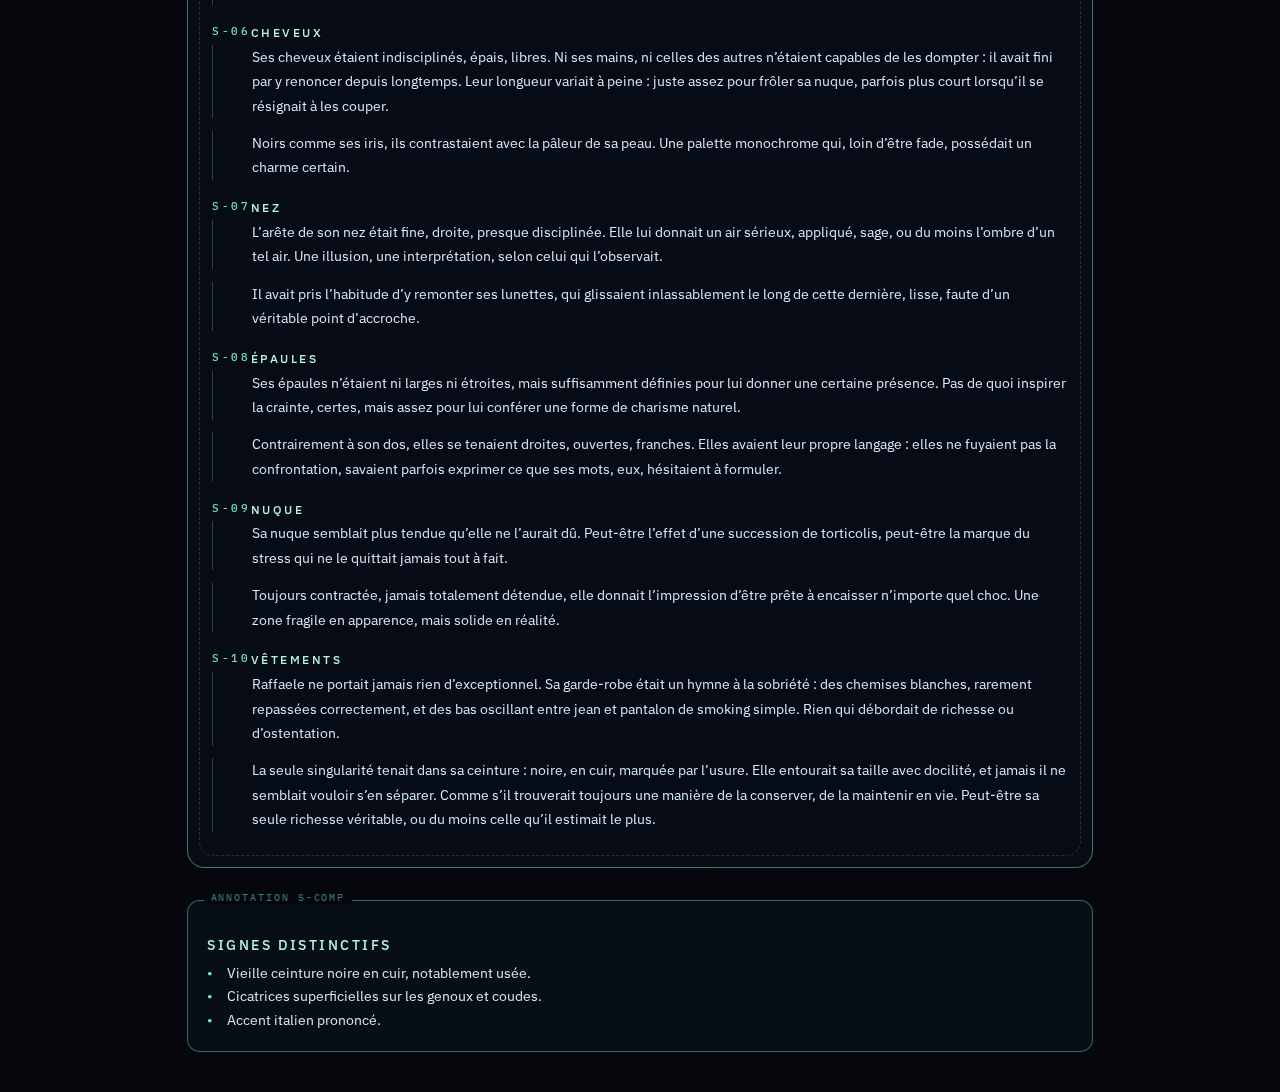
<file: physique.html>
<!DOCTYPE html>
<html lang="fr">
<head>
    <meta charset="UTF-8">
    <title>Description Physique – Raffaele</title>
    <meta name="viewport" content="width=device-width, initial-scale=1">

    <link href="https://fonts.googleapis.com/css2?family=IBM+Plex+Sans:wght@300;400;500;600&family=IBM+Plex+Mono:wght@300;400;500&display=swap" rel="stylesheet">

    <link rel="stylesheet" href="style.css">
</head>

<body>

<header class="site-header">
    <div class="logo-zone">
        <div class="logo-symbol">Σ</div>
        <span class="logo-text">Scientifique de Genesis</span>
    </div>

    <nav class="main-nav">
        <ul>
            <li><a href="index.html">Accueil</a></li>
            <li><a href="identite.html">Identité</a></li>
            <li><a href="physique.html" class="active">Description Physique</a></li>
            <li><a href="caractere.html">Caractère</a></li>
            <li><a href="informations.html">Documents</a></li>
            <li><a href="histoire.html">Histoire</a></li>
            <li><a href="funfacts.html">Fun Facts</a></li>

        </ul>
    </nav>
</header>

<main class="content">


    <section class="panel photo-panel">
        <div class="photo-box">
            <img src="images/physique.jpg" alt="Portrait du sujet" class="photo-img">
            <div class="photo-overlay">
                <span class="code">SUJET : RAFFAELE</span>
                <span class="id">33°49'54.7"S 151°02'26.0"E</span>
            </div>
        </div>

        <div class="photo-notes">
            <h2>Représentation substitutive</h2>

            <p class="note-lead">
                Croquis officiel établi en remplacement des prises de vue standardisées, le sujet ne tolérant
                aucun dispositif de capture optique dirigé vers lui.
            </p>

            <p class="note-body">
                Réalisé par un portraitiste spécialisé en reconstitution faciale à partir d’observations prolongées.
                Le taux de correspondance estimé est de
                <span class="note-strong">93,7&nbsp;%</span>, jugé suffisant pour l’identification interne
                et l’archivage.
            </p>

            <div class="note-meta">
                <span class="note-chip">Protocole&nbsp;: RSP-05</span>
                <span class="note-chip">Usage&nbsp;: identification interne</span>
            </div>
        </div>

    </section>

 
    <section class="panel physique-panel">
        <h2>Description Physique</h2>

        <div class="physique-text">

            <h3>Corpulence</h3>
            <p>
                Raffaele n’avait pas une corpulence qui impose. Il n’était ni épais, ni maigre :
                simplement dans la norme, en somme. Sous ses vêtements, on ne devinait pas vraiment
                les muscles, ses abdominaux ne se dessinaient pas, pas plus que ses biceps, à peine
                perceptibles derrière la peau.
            </p>
            <p>
                Il ne s’exerçait jamais assez pour devenir athlète, mais suffisamment pour entretenir
                son corps, et cela lui convenait parfaitement.
            </p>

            <h3>Visage &amp; peau</h3>
            <p>
                Son visage n’était ni trop rond, ni trop allongé. À l’image de sa stature, il n’avait
                rien d’extravagant, rien qui retienne l’attention au premier regard, quelque chose de
                commun, de tranquille, presque banal si l’on ne s’y attardait pas.
            </p>
            <p>
                Pourtant, un détail suffisait à troubler cette impression de simplicité : sa peau.
                Pâle, presque translucide, elle tranchait avec celle de ses pairs, de son peuple
                façonné par le soleil italien. Peut-être voyait-elle trop peu la lumière, peut-être
                était-elle simplement dépourvue de mélanine.
            </p>
            <p>
                Quoi qu’il en soit, cette peau ne paraissait pas fragile. Au contraire, elle avait
                quelque chose de robuste, de résistant, comme si le temps l’avait préservée avec soin.
                Peu de rides, pas vraiment de marques, et malgré les années, une douceur réelle
                subsistait. Pas celle d’un enfant, mais celle d’un être que la vie avait effleuré
                plutôt que meurtri.
            </p>

            <h3>Yeux</h3>
            <p>
                Raffaele portait deux yeux d’ébène. Un noir profond, captivant, presque abyssal
                lorsqu’on s’y perdait. Ils semblaient ouvrir sur une autre dimension, refléter la
                densité de ses pensées, la profondeur de ses réflexions.
            </p>
            <p>
                Une teinte rare, singulière, comme on n’en voit qu’exceptionnellement dans son pays :
                deux perles précieuses, aussi uniques que lui. Hélas, ou volontairement, un verre
                venait en camoufler l’éclat. Ses lunettes, en reflétant la lumière, ternissaient la
                lecture qu’on aurait pu faire de ses émotions. Une barrière fine mais réelle,
                métaphore de celles qu’il érigeait entre lui et le monde.
            </p>

            <h3>Stature &amp; posture</h3>
            <p>
                Il se tenait rarement droit. Son dos, légèrement courbé, trahissait des heures penché
                sur un bureau, à s’abandonner à des notes interminables ou à rédiger des rapports
                scientifiques que peu comprendraient.
            </p>
            <p>
                Pourtant, malgré ces douleurs perceptibles, il n’avait rien de fragile. Lorsqu’il
                fallait s’imposer ou témoigner d’un certain respect, il savait parfaitement redresser
                l’échine, une posture qu’il maîtrisait, mais qui ne lui venait jamais naturellement.
            </p>
            <p>
                Ce n’était pas de la fierté mal placée, seulement l’habitude d’un rat de laboratoire
                plus familier des couloirs silencieux que de la foule. Dans chacun de ses gestes,
                dans son port, on devinait une certaine maladresse sociale, l’inconfort discret de
                quelqu’un encore peu habitué à se montrer au monde.
            </p>

            <h3>Mains &amp; poignets</h3>
            <p>
                Ses mains semblaient fermes, mais indéniablement habiles. Que ses mouvements soient
                lents ou rapides, ils demeuraient toujours mesurés, précis, comme s’il calculait
                chaque geste au millimètre. Ses doigts répondaient à sa volonté avec une exactitude
                presque mécanique, sans tremblement, sans maladresse.
            </p>
            <p>
                Ses poignets, eux aussi disciplinés, suivaient cette logique rigoureuse. Une montre
                enroulait constamment l’un d’eux, comme si chacune de ses décisions, chacune de ses
                actions devait être rythmée, chronométrée. Un emploi du temps chargé, ou une incapacité
                à s’en détacher.
            </p>

            <h3>Cheveux</h3>
            <p>
                Ses cheveux étaient indisciplinés, épais, libres. Ni ses mains, ni celles des autres
                n’étaient capables de les dompter : il avait fini par y renoncer depuis longtemps.
                Leur longueur variait à peine : juste assez pour frôler sa nuque, parfois plus court
                lorsqu’il se résignait à les couper.
            </p>
            <p>
                Noirs comme ses iris, ils contrastaient avec la pâleur de sa peau. Une palette
                monochrome qui, loin d’être fade, possédait un charme certain.
            </p>

            <h3>Nez</h3>
            <p>
                L’arête de son nez était fine, droite, presque disciplinée. Elle lui donnait un air
                sérieux, appliqué, sage, ou du moins l’ombre d’un tel air. Une illusion, une
                interprétation, selon celui qui l’observait.
            </p>
            <p>
                Il avait pris l’habitude d’y remonter ses lunettes, qui glissaient inlassablement le
                long de cette dernière, lisse, faute d’un véritable point d’accroche.
            </p>

            <h3>Épaules</h3>
            <p>
                Ses épaules n’étaient ni larges ni étroites, mais suffisamment définies pour lui donner
                une certaine présence. Pas de quoi inspirer la crainte, certes, mais assez pour lui
                conférer une forme de charisme naturel.
            </p>
            <p>
                Contrairement à son dos, elles se tenaient droites, ouvertes, franches. Elles avaient
                leur propre langage : elles ne fuyaient pas la confrontation, savaient parfois exprimer
                ce que ses mots, eux, hésitaient à formuler.
            </p>

            <h3>Nuque</h3>
            <p>
                Sa nuque semblait plus tendue qu’elle ne l’aurait dû. Peut-être l’effet d’une succession
                de torticolis, peut-être la marque du stress qui ne le quittait jamais tout à fait.
            </p>
            <p>
                Toujours contractée, jamais totalement détendue, elle donnait l’impression d’être prête
                à encaisser n’importe quel choc. Une zone fragile en apparence, mais solide en réalité.
            </p>

            <h3>Vêtements</h3>
            <p>
                Raffaele ne portait jamais rien d’exceptionnel. Sa garde-robe était un hymne à la
                sobriété : des chemises blanches, rarement repassées correctement, et des bas oscillant
                entre jean et pantalon de smoking simple. Rien qui débordait de richesse ou
                d’ostentation.
            </p>
            <p>
                La seule singularité tenait dans sa ceinture : noire, en cuir, marquée par l’usure.
                Elle entourait sa taille avec docilité, et jamais il ne semblait vouloir s’en séparer.
                Comme s’il trouverait toujours une manière de la conserver, de la maintenir en vie.
                Peut-être sa seule richesse véritable, ou du moins celle qu’il estimait le plus.
            </p>

        </div>

    </section>

    <div class="distinctive-box">
            <h3 class="distinctive-title">Signes distinctifs</h3>
            <ul class="distinctive-list">
                <li>Vieille ceinture noire en cuir, notablement usée.</li>
                <li>Cicatrices superficielles sur les genoux et coudes.</li>
                <li>Accent italien prononcé.</li>
            </ul>
        </div>


</main>

</body>
</html>
</file>
<file: style.css>
/* ------------------------------
   RESET
------------------------------ */
*,
*::before,
*::after {
    margin: 0;
    padding: 0;
    box-sizing: border-box;
}

html {
    scroll-behavior: smooth;
}

body {
    background: #05070D;
    color: #E6F4FF;
    font-family: "IBM Plex Sans", system-ui, -apple-system, BlinkMacSystemFont, "Segoe UI", sans-serif;
    min-height: 100vh;
}

/* ------------------------------
   GRID SCIENTIFIQUE DE FOND
------------------------------ */
body::before {
    content: "";
    position: fixed;
    inset: 0;
    background-image:
        linear-gradient(rgba(140, 255, 230, 0.16) 1px, transparent 1px),
        linear-gradient(90deg, rgba(140, 255, 230, 0.16) 1px, transparent 1px);
    background-size: 32px 32px;
    pointer-events: none;
    opacity: .45;
    mix-blend-mode: normal;
    z-index: -1;
}


/* ------------------------------
   HEADER + NAVBAR
------------------------------ */
.site-header {
    display: flex;
    align-items: center;
    justify-content: space-between;
    padding: .7rem 1.5rem;
    background: rgba(4, 8, 16, 0.96);
    border-bottom: 1px solid rgba(120, 230, 210, 0.5);
    backdrop-filter: blur(9px);
    position: sticky;
    top: 0;
    z-index: 10;
}

.logo-zone {
    display: flex;
    align-items: center;
    gap: .65rem;
}

.logo-symbol {
    width: 36px;
    height: 36px;
    display: flex;
    align-items: center;
    justify-content: center;
    border-radius: 999px;
    border: 1px solid #7AF3D8;
    color: #7AF3D8;
    font-weight: 600;
    font-family: "IBM Plex Mono", monospace;
    font-size: .95rem;
}

.logo-text {
    text-transform: uppercase;
    letter-spacing: .18em;
    font-size: .78rem;
    color: #D7F9FF;
    opacity: .9;
}

.main-nav ul {
    list-style: none;
    display: flex;
    align-items: center;
    gap: .45rem;
    flex-wrap: wrap;
}

.main-nav a {
    text-decoration: none;
    padding: .4rem .85rem;
    color: #C7E9FF;
    border-radius: 999px;
    font-size: .75rem;
    letter-spacing: .16em;
    text-transform: uppercase;
    transition: .18s ease;
    border: 1px solid transparent;
    position: relative;
    font-weight: 400;
}

.main-nav a::after {
    content: "";
    position: absolute;
    inset: 0;
    border-radius: inherit;
    border: 1px solid transparent;
    opacity: 0;
    transition: opacity .2s ease;
}

.main-nav a:hover {
    border-color: rgba(122, 243, 216, 0.9);
    color: #FFFFFF;
}

.main-nav a:hover::after {
    border-color: rgba(122, 243, 216, 0.3);
    opacity: 1;
}

.active {
    border-color: #7AF3D8 !important;
    background: rgba(122, 243, 216, 0.08);
}

.submenu {
    position: relative;
}

.submenu .dropdown {
    position: absolute;
    top: 110%;
    left: 0;
    background: rgba(6, 12, 22, 0.98);
    border: 1px solid rgba(122, 243, 216, 0.5);
    border-radius: .6rem;
    list-style: none;
    padding: .35rem 0;
    min-width: 170px;
    display: none;
    backdrop-filter: blur(8px);
}

.submenu:hover .dropdown {
    display: block;
}

.dropdown li a {
    display: block;
    padding: .5rem 1rem;
    font-size: .72rem;
    border-radius: 0;
}

.dropdown li a:hover {
    background: rgba(122, 243, 216, 0.12);
    border-color: transparent;
}

/* ------------------------------
   CONTENU GLOBAL
------------------------------ */
.content {
    padding: 2rem 1.7rem 2.5rem;
    max-width: 960px;
    margin: auto;
}

.panel {
    background: radial-gradient(circle at top left, rgba(122, 243, 216, 0.08), transparent 42%),
        rgba(7, 11, 22, 0.96);
    border-radius: 1.1rem;
    border: 1px solid rgba(122, 243, 216, 0.45);
    padding: 1.35rem 1.5rem 1.4rem;
    margin-bottom: 1.6rem;
    position: relative;
}

.panel::before {
    content: "";
    position: absolute;
    inset: .5rem;
    border-radius: .9rem;
    border: 1px dashed rgba(122, 243, 216, 0.18);
    pointer-events: none;
}

/* ------------------------------
   TITRES & TEXTE
------------------------------ */
h1,
h2,
h3 {
    text-transform: uppercase;
    letter-spacing: .2em;
    font-weight: 500;
}

h2 {
    font-size: .95rem;
    margin-bottom: 1.1rem;
    color: #EFFFFF;
}

h3 {
    font-size: .78rem;
    margin-top: 1.2rem;
    margin-bottom: .3rem;
    color: #B5F3EB;
}

p {
    font-size: .9rem;
    line-height: 1.7;
    color: #D6EAF6;
    margin-bottom: .25rem;
}

.highlight {
    color: #7AF3D8;
}

.accent {
    color: #FF7B9A;
}

/* ------------------------------
   BLOC PHOTO SCIENTIFIQUE
------------------------------ */
.photo-panel {
    display: grid;
    grid-template-columns: minmax(220px, 260px) 1fr;
    gap: 1.5rem;
    align-items: flex-start;
}

.photo-panel::before {
    display: none;
}

.photo-box {
    position: relative;
    width: 100%;
    aspect-ratio: 3 / 4;
    border-radius: .9rem;
    background: radial-gradient(circle at top, #1A2335, #020308);
    overflow: hidden;
    border: 1px solid rgba(122, 243, 216, 0.7);
}

.photo-img {
    width: 100%;
    height: 100%;
    object-fit: cover;
    filter: contrast(1.05) saturate(.85);
}

.photo-box::before {
    content: "FIG. 01 // PROFIL SUJET";
    position: absolute;
    top: 0;
    left: 0;
    right: 0;
    padding: .25rem .55rem;
    font-family: "IBM Plex Mono", monospace;
    font-size: .7rem;
    letter-spacing: .18em;
    text-transform: uppercase;
    background: rgba(0, 0, 0, 0.75);
    color: #8CF6E5;
}

.photo-overlay {
    position: absolute;
    bottom: 0;
    left: 0;
    right: 0;
    padding: .55rem .7rem .65rem;
    background: rgba(0, 0, 0, 0.40);
    backdrop-filter: blur(2px);
    font-family: "IBM Plex Mono", monospace;
    font-size: .72rem;
    letter-spacing: .16em;
    text-transform: uppercase;
    color: #9AF7E8;
    border-top: 1px solid rgba(122, 243, 216, 0.25);
}


.photo-overlay .code {
    display: block;
}

.photo-overlay .id {
    display: block;
    font-size: .65rem;
    opacity: .85;
    margin-top: .1rem;
}

.photo-notes {
    position: relative;
    padding-left: 1.1rem;
}

.photo-notes::before {
    content: "";
    position: absolute;
    left: .1rem;
    top: .15rem;
    bottom: .15rem;
    width: 1px;
    background: linear-gradient(to bottom, rgba(122, 243, 216, 0.8), transparent);
}

.photo-notes h2 {
    font-size: .8rem;
    margin-bottom: .4rem;
}

.photo-notes p {
    font-size: .85rem;
    color: #CDE5F5;
}


.photo-notes h2 {
    text-transform: uppercase;
    letter-spacing: 0.22em;
    font-size: 0.78rem;
    margin-bottom: 0.6rem;
    color: #EFFFFF;
}

.note-lead {
    font-size: 0.9rem;
    line-height: 1.7;
    color: #D6EAF6;
    margin-bottom: 0.5rem;
    max-width: 32rem;
}

.note-body {
    font-size: 0.86rem;
    line-height: 1.6;
    color: #BFD3E6;
    max-width: 32rem;
}

.note-strong {
    color: #7AF3D8;
    font-weight: 500;
}

.note-meta {
    margin-top: 0.9rem;
    display: flex;
    flex-wrap: wrap;
    gap: 0.4rem;
}

.note-chip {
    font-family: "IBM Plex Mono", monospace;
    font-size: 0.7rem;
    text-transform: uppercase;
    letter-spacing: 0.14em;
    padding: 0.3rem 0.6rem;
    border-radius: 999px;
    border: 1px solid rgba(122, 243, 216, 0.35);
    background: rgba(0, 0, 0, 0.35);
    color: #CFEFFF;
}


/* ------------------------------
   DESCRIPTION PHYSIQUE : STYLE
------------------------------ */
.physique-panel {
    counter-reset: section;
    padding-top: 1.6rem;
}

.physique-panel::before {
    inset: .7rem;
}


.physique-panel h3 {
    position: relative;
    padding-left: 2.4rem;
    font-weight: 500;
}

.physique-panel h3::before {
    counter-increment: section;
    content: "S-" counter(section, decimal-leading-zero);
    position: absolute;
    left: 0;
    top: 0;
    font-family: "IBM Plex Mono", monospace;
    font-size: .7rem;
    letter-spacing: .22em;
    color: #7AF3D8;
    opacity: .9;
}

.physique-panel p {
    padding-left: 2.4rem;
    border-left: 1px solid rgba(122, 243, 216, 0.25);
    margin-bottom: .8rem;
}

.distinctive-box {
    margin-top: 2rem;
    padding: 1rem 1.2rem;
    border-radius: 0.8rem;
    background: rgba(10, 18, 26, 0.75);
    border: 1px solid rgba(122, 243, 216, 0.4);
    position: relative;
}

.distinctive-box::before {
    content: "ANNOTATION S-COMP";
    position: absolute;
    top: -0.6rem;
    left: 1rem;
    font-family: "IBM Plex Mono", monospace;
    font-size: 0.6rem;
    letter-spacing: 0.2em;
    color: rgba(122, 243, 216, 0.5);
    background: #05070D;
    padding: 0 0.4rem;
}

.distinctive-title {
    margin-bottom: 0.6rem;
    font-size: 0.85rem;
    letter-spacing: 0.18em;
    text-transform: uppercase;
    color: #B5F3EB;
}

.distinctive-list {
    list-style: none;
    margin: 0;
    padding: 0;
}

.distinctive-list li {
    padding-left: 1.2rem;
    margin-bottom: 0.35rem;
    position: relative;
    font-size: 0.88rem;
    color: #D6EAF6;
}

.distinctive-list li::before {
    content: "•";
    position: absolute;
    left: 0;
    top: 0;
    color: #7AF3D8;
}


/* ------------------------------
   FOOTER 
------------------------------ */
.site-footer {
    text-align: center;
    font-size: .75rem;
    padding: .8rem 1rem 1.3rem;
    color: #9CB0C7;
    border-top: 1px solid rgba(122, 243, 216, 0.4);
    background: rgba(4, 8, 16, 0.98);
}

/* ------------------------------
   RESPONSIVE
------------------------------ */
@media (max-width: 720px) {
    .site-header {
        flex-direction: column;
        align-items: flex-start;
        gap: .45rem;
    }

    .content {
        padding: 1.4rem 1.1rem 2rem;
    }

    .panel {
        padding: 1.1rem 1.1rem 1.2rem;
    }

    .photo-panel {
        grid-template-columns: 1fr;
    }

    .photo-notes {
        padding-left: .4rem;
    }

    .physique-panel h3,
    .physique-panel p {
        padding-left: 1.6rem;
    }

    .physique-panel::before {
        inset: .6rem;
    }
}

/* ============================
   CARTE D'IDENTITÉ - GENESIS
============================ */

.idcard-panel {
    padding: 1.6rem 1.2rem 1.9rem;
}

.idcard-panel::before {
    display: none;
}

.idcard-wrapper {
    display: flex;
    justify-content: center;
}

.idcard-front {
    position: relative;
    max-width: 1020px;
    width: 100%;
    border-radius: 1rem;
    border: 1px solid rgba(122, 243, 216, 0.85);
    background:
        radial-gradient(circle at 0 0, rgba(122, 243, 216, 0.18), transparent 55%),
        radial-gradient(circle at 100% 100%, rgba(122, 243, 216, 0.14), transparent 55%),
        linear-gradient(135deg, #050912, #020408);
    box-shadow: 0 0 30px rgba(0, 0, 0, 0.55);

    padding: 0.7rem 0.9rem 1.4rem;

    overflow: hidden;
    display: flex;
    flex-direction: column;
}


.idcard-front::before {
    content: "";
    position: absolute;
    inset: 0.35rem;
    border-radius: 0.75rem;
    border: 1px solid rgba(5, 5, 5, 0.35);
    pointer-events: none;
    z-index: 0;
}

.idcard-band,
.idcard-header-row,
.idcard-body,
.idcard-mrz-zone {
    position: relative;
    z-index: 2;
}


.idcard-watermark {
    position: absolute;
    inset: 50% auto auto 50%;
    transform: translate(-50%, -50%) rotate(-18deg);
    font-family: "IBM Plex Mono", monospace;
    font-size: 2.50rem;
    letter-spacing: 0.35em;
    text-transform: uppercase;
    color: rgba(255, 255, 255, 0.295);
    white-space: nowrap;
    pointer-events: none;
    z-index: 10;
    text-shadow:
        0 0 6px rgba(0, 0, 0, 0.7),
        0 0 12px rgba(0, 0, 0, 0.8);
}


.idcard-band {
    display: flex;
    justify-content: space-between;
    align-items: center;
    padding: 0.25rem 0.4rem;
    border-radius: 0.6rem;
    background: linear-gradient(90deg, #0f2730, #0a4340);
    border: 1px solid rgba(122, 243, 216, 0.7);
    margin-bottom: 0.4rem;
}

.idband-left {
    font-family: "IBM Plex Mono", monospace;
    font-size: 0.7rem;
    letter-spacing: 0.3em;
    text-transform: uppercase;
    color: #E8FBFF;
}

.idband-right {
    font-size: 0.7rem;
    text-transform: uppercase;
    letter-spacing: 0.18em;
    color: #C8F5F1;
}


.idcard-header-row {
    display: flex;
    justify-content: space-between;
    align-items: baseline;
    padding: 0 0.4rem;
    margin-bottom: 0.4rem;
    font-size: 0.72rem;
    color: #D0E7F6;
}

.id-header-label {
    font-family: "IBM Plex Mono", monospace;
    letter-spacing: 0.18em;
    text-transform: uppercase;
    opacity: 0.85;
}

.id-header-value {
    font-family: "IBM Plex Mono", monospace;
    letter-spacing: 0.18em;
    text-transform: uppercase;
    padding: 0.12rem 0.5rem;
    border-radius: 999px;
    border: 1px solid rgba(122, 243, 216, 0.7);
    background: rgba(0, 0, 0, 0.45);
}


.idcard-body {
    display: grid;
    grid-template-columns: minmax(0, 0.9fr) minmax(0, 1.6fr);
    gap: 0.8rem;
    padding: 0.1rem 0.2rem 0.2rem;
    align-items: flex-start;
    flex: 1 1 auto;
}

.idcard-photo {
    position: relative;
    width: 100%;
    aspect-ratio: 3 / 4;
    border-radius: 0.6rem;
    border: 1px solid rgba(122, 243, 216, 0.7);
    background: radial-gradient(circle at 30% 20%, rgba(180, 255, 230, 0.18), transparent 55%),
        rgba(6, 10, 18, 0.96);
    overflow: hidden;
    box-shadow: 0 0 10px rgba(0, 0, 0, 0.6);
}

.idcard-photo img {
    width: 100%;
    height: 100%;
    object-fit: cover;
    object-position: center;
    filter: contrast(1.05) saturate(0.95);
}

.idcard-photo-label {
    position: absolute;
    left: 0.45rem;
    bottom: 0.32rem;
    font-family: "IBM Plex Mono", monospace;
    font-size: 0.55rem;
    letter-spacing: 0.18em;
    text-transform: uppercase;
    color: rgba(220, 240, 245, 0.95);
    text-shadow: 0 0 4px rgba(0, 0, 0, 0.9);
    background: rgba(0, 0, 0, 0.45);
    padding: 0.12rem 0.4rem;
    border-radius: 999px;
}


.idcard-fields {
    display: grid;
    gap: 0.15rem;
    align-content: flex-start;
}

.idline {
    display: flex;
    flex-direction: column;
    gap: 0.05rem;
    padding: 0.1rem 0.25rem;
}

.idline-row {
    display: grid;
    grid-template-columns: auto 1fr;
    align-items: center;
    column-gap: 0.4rem;
}

.idline-double {
    display: grid;
    grid-template-columns: 1fr 1fr;
    gap: 0.8rem;
}

.idline-row .idline-label {
    font-size: 1.10rem;
    text-transform: uppercase;
    letter-spacing: 0.14em;
    color: #9FDFFF;
    white-space: nowrap;
}

.idline-row .idline-value {
    font-size: 1.00rem;
    color: #E4F5FF;
    border-bottom: 1px solid rgba(122, 243, 216, 0.35);
    padding-bottom: 0.05rem;
}

.idcard-signature-zone {
    margin-top: 0.45rem;
    display: flex;
    flex-direction: column;
    gap: 0.15rem;
}

.signature-label {
    font-size: 1.10rem;
    letter-spacing: 0.14em;
    text-transform: uppercase;
    color: #9FDFFF;
}

.idcard-signature {
    max-height: 160px;
    height: auto;
    width: auto;
    object-fit: contain;
    display: block;
    align-self: flex-start;
}


.idline-label {
    font-size: 0.63rem;
    text-transform: uppercase;
    letter-spacing: 0.18em;
    color: #9FDFFF;
}

.idline-value {
    font-size: 0.85rem;
    color: #E4F5FF;
}

.idline-inline {
    display: grid;
    grid-template-columns: repeat(2, minmax(0, 1fr));
    column-gap: 0.8rem;
}


.idcard-mrz-zone {
    margin-top: 0.25rem;
    padding-top: 0.25rem;
    border-top: 1px solid rgba(122, 243, 216, 0.5);
    display: flex;
    flex-direction: column;
    gap: 0.08rem;
    padding-inline: 0.25rem;
}

.idcard-mrz {
    font-family: "IBM Plex Mono", monospace;
    font-size: 1.05rem;
    letter-spacing: 0.16em;
    color: rgba(190, 230, 230, 0.9);
    white-space: nowrap;
    overflow: hidden;
    text-overflow: ellipsis;
}


@media (max-width: 720px) {
    .idcard-panel {
        padding: 1.2rem 0.7rem 1.6rem;
    }

    .idcard-front {
        max-width: 100%;
        padding: 0.5rem 0.55rem 0.5rem;
    }

    .idcard-body {
        grid-template-columns: 1fr;
        gap: 0.5rem;
    }

    .idcard-band {
        padding-inline: 0.35rem;
    }

    .idcard-header-row {
        padding-inline: 0.35rem;
    }
}

/* ============================
   CARACTÈRE - TRAITS (ACCORDÉON)
============================= */

.caractere-panel {
    padding-top: 1.6rem;
}

.caractere-panel::before {
    inset: .7rem;
}

.caractere-header h2 {
    margin-bottom: 0.3rem;
}

.caractere-subtitle {
    font-size: 0.8rem;
    color: #A9C4DB;
    margin-bottom: 1.1rem;
}

.traits-list {
    display: flex;
    flex-direction: column;
    gap: 0.6rem;
}

.trait {
    border-radius: 0.9rem;
    border: 1px solid rgba(122, 243, 216, 0.35);
    background: rgba(6, 10, 18, 0.88);
    overflow: hidden;
    transition: border-color 0.2s ease, background 0.2s ease, box-shadow 0.2s ease;
}

.trait.open {
    border-color: rgba(122, 243, 216, 0.85);
    background: rgba(8, 16, 30, 0.96);
    box-shadow: 0 0 18px rgba(0, 0, 0, 0.6);
}

.trait-toggle {
    width: 100%;
    display: grid;
    grid-template-columns: auto 1fr auto;
    gap: 0.6rem;
    align-items: center;
    padding: 0.55rem 0.95rem;
    background: transparent;
    border: none;
    cursor: pointer;
    color: inherit;
    text-align: left;
    font: inherit;
}

.trait-index {
    font-family: "IBM Plex Mono", monospace;
    font-size: 0.7rem;
    letter-spacing: 0.18em;
    text-transform: uppercase;
    color: #7AF3D8;
}

.trait-name {
    font-size: 0.9rem;
    letter-spacing: 0.18em;
    text-transform: uppercase;
    color: #EFFFFF;
}

.trait-meta {
    display: flex;
    align-items: center;
    gap: 0.5rem;
}

.trait-meter {
    display: flex;
    flex-direction: column;
    align-items: flex-end;
    gap: 0.15rem;
    min-width: 90px;
}

.trait-meter-label {
    font-family: "IBM Plex Mono", monospace;
    font-size: 0.6rem;
    letter-spacing: 0.16em;
    text-transform: uppercase;
    color: #CFEFFF;
}

.trait-meter-bar {
    width: 100%;
    height: 0.35rem;
    border-radius: 999px;
    background: rgba(16, 30, 40, 0.9);
    overflow: hidden;
    border: 1px solid rgba(122, 243, 216, 0.5);
    box-shadow: inset 0 0 4px rgba(0, 0, 0, 0.6);
}

.trait-meter-fill {
    display: block;
    height: 100%;
    border-radius: 999px;
    background: linear-gradient(90deg, #7AF3D8, #9FFFC8);
}

.trait-meter-fill.lvl-1 {
    width: 20%;
}

.trait-meter-fill.lvl-2 {
    width: 40%;
}

.trait-meter-fill.lvl-3 {
    width: 60%;
}

.trait-meter-fill.lvl-4 {
    width: 80%;
}

.trait-meter-fill.lvl-5 {
    width: 100%;
}

.trait-arrow {
    font-size: 0.8rem;
    transition: transform 0.2s ease;
    color: #CFEFFF;
}

.trait.open .trait-arrow {
    transform: rotate(180deg);
}

.trait-body {
    max-height: 0;
    overflow: hidden;
    padding: 0 0.95rem;
    border-top: 1px solid rgba(122, 243, 216, 0.25);
    transition: max-height 0.25s ease;
}

.trait.open .trait-body {
    max-height: 1500px;
    padding-bottom: 0.9rem;
}

.trait-body p {
    font-size: 0.9rem;
    line-height: 1.7;
    color: #D6EAF6;
    margin-top: 0.6rem;
}

/* ============================
   ANNEXE COMPORTEMENTALE - MODULES
============================= */

.comportement-panel {
    margin-top: 1.8rem;
}

.comportement-panel::before {
    inset: .7rem;
}

.comportement-header h2 {
    margin-bottom: 0.3rem;
}

.comportement-subtitle {
    font-size: 0.8rem;
    color: #A9C4DB;
    margin-bottom: 1.1rem;
}


#runDiagnostic {
    width: 100%;
    padding: 0.8rem 1rem;
    background: rgba(122, 243, 216, 0.08);
    border: 1px solid rgba(122, 243, 216, 0.7);
    border-radius: 0.7rem;
    font-family: "IBM Plex Mono", monospace;
    font-size: 0.8rem;
    text-transform: uppercase;
    letter-spacing: 0.22em;
    color: #9FFFE4;
    cursor: pointer;
    margin-bottom: 1.3rem;
    transition: 0.22s ease;
}

#runDiagnostic:hover {
    background: rgba(122, 243, 216, 0.2);
}


.module {
    border: 1px solid rgba(122, 243, 216, 0.3);
    border-radius: 0.9rem;
    background: rgba(8, 14, 24, 0.9);
    margin-bottom: 1rem;
    overflow: hidden;
    transition: border-color 0.25s ease, background 0.25s ease, box-shadow 0.25s ease;
    position: relative;
}

.module.open {
    border-color: rgba(122, 243, 216, 0.75);
    background: rgba(12, 20, 32, 0.96);
    box-shadow: 0 0 18px rgba(0, 0, 0, 0.7);
}

.module-header {
    width: 100%;
    display: flex;
    justify-content: space-between;
    align-items: center;
    padding: 0.9rem 1.1rem;
    background: rgba(0, 0, 0, 0.25);
    cursor: pointer;
}

.module-title {
    display: flex;
    flex-direction: column;
    gap: 0.15rem;
}

.module-label {
    font-family: "IBM Plex Mono", monospace;
    font-size: 0.7rem;
    letter-spacing: 0.2em;
    text-transform: uppercase;
    color: #7AF3D8;
    opacity: 0.9;
}

.module-name {
    font-size: 0.92rem;
    letter-spacing: 0.18em;
    text-transform: uppercase;
    color: #EFFFFF;
}

.module-arrow {
    font-size: 1.1rem;
    transition: transform 0.2s ease;
    color: #CFEFFF;
}

.module.open .module-arrow {
    transform: rotate(180deg);
}


.scan-line {
    position: absolute;
    left: 0;
    width: 100%;
    height: 2px;
    background: #7AF3D8;
    top: 0;
    animation: scanDown 0.55s linear forwards;
    opacity: 0.7;
}

@keyframes scanDown {
    from {
        top: 0;
        opacity: 0.7;
    }

    to {
        top: 100%;
        opacity: 0;
    }
}


.module-body {
    max-height: 0;
    overflow: hidden;
    padding: 0 1rem;
    transition: max-height 0.35s ease, padding-bottom 0.35s ease;
}

.module.open .module-body {
    max-height: 2000px;
    padding-bottom: 1rem;
}

.module-section {
    margin-top: 1.1rem;
}

.module-section h4 {
    font-size: 0.9rem;
    margin-bottom: 0.35rem;
    color: #C0F7EE;
    letter-spacing: 0.14em;
    text-transform: uppercase;
}

.module-section p {
    font-size: 0.88rem;
    line-height: 1.65;
    margin-bottom: 0.45rem;
    color: #D6EAF6;
}


.phobia {
    border-color: rgba(255, 140, 140, 0.7);
}

.phobia .module-header {
    background: rgba(30, 5, 10, 0.25);
}

.phobia .module-label {
    color: #FF9DAA;
}


.phobia-meter-block {
    margin-top: 1.2rem;
    margin-bottom: 1rem;
}

.phobia-meter-label {
    display: block;
    font-family: "IBM Plex Mono", monospace;
    font-size: 0.65rem;
    letter-spacing: 0.18em;
    text-transform: uppercase;
    color: #FFD8DF;
    margin-bottom: 0.25rem;
}

.phobia-meter-bar {
    width: 100%;
    height: 0.45rem;
    border-radius: 999px;
    background: rgba(40, 8, 16, 0.9);
    border: 1px solid rgba(255, 160, 160, 0.7);
    overflow: hidden;
    box-shadow: inset 0 0 6px rgba(0, 0, 0, 0.7);
    margin-bottom: 0.2rem;
}

.phobia-meter-fill {
    display: block;
    width: 0%;
    height: 100%;
    border-radius: 999px;
    background: linear-gradient(90deg, #ff7b7b, #ffd1d1);
    animation: phobiaFill 1.2s forwards ease-out;
}

@keyframes phobiaFill {
    to {
        width: 88%;
    }
}

.phobia-meter-scale {
    font-family: "IBM Plex Mono", monospace;
    font-size: 0.62rem;
    letter-spacing: 0.14em;
    text-transform: uppercase;
    color: #F8CED6;
}

/* ============================
   RESPONSIVE CARACTÈRE
============================= */

@media (max-width: 720px) {

    .caractere-panel::before,
    .comportement-panel::before {
        inset: 0.6rem;
    }

    .trait-toggle {
        grid-template-columns: auto 1fr;
        grid-template-rows: auto auto;
        row-gap: 0.25rem;
    }

    .trait-meta {
        justify-self: flex-start;
    }

    .trait-meter {
        align-items: flex-start;
        min-width: 0;
        width: 140px;
    }

    #runDiagnostic {
        font-size: 0.7rem;
        letter-spacing: 0.18em;
    }
}

/* ============================
   HISTOIRE - TIMELINE
============================= */

.timeline-panel {
    padding-top: 1.6rem;
}

.timeline-panel::before {
    inset: 0.7rem;
}

.timeline-header h2 {
    margin-bottom: 0.3rem;
}

.timeline-subtitle {
    font-size: 0.8rem;
    color: #A9C4DB;
    margin-bottom: 1.2rem;
}


.timeline-nav {
    display: flex;
    flex-wrap: wrap;
    gap: 0.4rem;
    margin-bottom: 1.3rem;
}

.timeline-nav-btn {
    padding: 0.3rem 0.7rem;
    border-radius: 999px;
    border: 1px solid rgba(122, 243, 216, 0.5);
    background: rgba(3, 8, 12, 0.9);
    font-family: "IBM Plex Mono", monospace;
    font-size: 0.7rem;
    letter-spacing: 0.16em;
    text-transform: uppercase;
    color: #CFEFFF;
    cursor: pointer;
    transition: 0.18s ease;
}

.timeline-nav-btn:hover {
    background: rgba(122, 243, 216, 0.22);
}


.timeline {
    position: relative;
    margin-top: 0.5rem;
}

.timeline::before {
    content: "";
    position: absolute;
    left: 0.9rem;
    top: 0.1rem;
    bottom: 0.1rem;
    width: 2px;
    background: linear-gradient(to bottom, rgba(122, 243, 216, 0.8), transparent);
    opacity: 0.8;
}

.timeline-item {
    position: relative;
    display: grid;
    grid-template-columns: 90px minmax(0, 1fr);
    gap: 0.8rem;
    padding-left: 0.4rem;
    margin-bottom: 1.3rem;
    transition: box-shadow 0.2s ease, transform 0.2s ease;
}

.timeline-item.focus {
    box-shadow: 0 0 22px rgba(122, 243, 216, 0.38);
    transform: translateY(-2px);
}


.timeline-marker {
    position: relative;
    padding-top: 0.3rem;
    padding-left: 1.4rem;
}

.timeline-marker::before {
    content: "";
    position: absolute;
    left: 0.15rem;
    top: 0.45rem;
    width: 10px;
    height: 10px;
    border-radius: 999px;
    border: 2px solid #7AF3D8;
    background: #05070D;
    box-shadow: 0 0 10px rgba(122, 243, 216, 0.9);
}

.timeline-year {
    display: block;
    font-family: "IBM Plex Mono", monospace;
    font-size: 0.72rem;
    letter-spacing: 0.18em;
    text-transform: uppercase;
    color: #7AF3D8;
}

.timeline-label {
    display: block;
    font-size: 0.8rem;
    color: #E5F3FF;
    margin-top: 0.1rem;
}


.timeline-card {
    background: radial-gradient(circle at top left, rgba(122, 243, 216, 0.08), transparent 45%),
        rgba(6, 11, 20, 0.96);
    border-radius: 0.85rem;
    border: 1px solid rgba(122, 243, 216, 0.4);
    overflow: hidden;
    position: relative;
}


.timeline-scanline {
    position: absolute;
    left: 0;
    width: 100%;
    height: 2px;
    background: #7AF3D8;
    top: 0;
    animation: scanTimeline 0.55s linear forwards;
    opacity: 0.8;
}

@keyframes scanTimeline {
    from {
        top: 0;
        opacity: 0.8;
    }

    to {
        top: 100%;
        opacity: 0;
    }
}


.timeline-toggle {
    width: 100%;
    display: flex;
    justify-content: space-between;
    align-items: center;
    padding: 0.75rem 1rem;
    background: rgba(0, 0, 0, 0.22);
    border: none;
    cursor: pointer;
    color: inherit;
    text-align: left;
}

.timeline-toggle-text {
    display: flex;
    flex-direction: column;
    gap: 0.2rem;
}

.timeline-code {
    font-family: "IBM Plex Mono", monospace;
    font-size: 0.68rem;
    letter-spacing: 0.2em;
    text-transform: uppercase;
    color: #7AF3D8;
}

.timeline-toggle h3 {
    font-size: 0.92rem;
    letter-spacing: 0.14em;
    text-transform: uppercase;
    color: #EFFFFF;
}

.timeline-arrow {
    font-size: 1rem;
    color: #CFEFFF;
    transition: transform 0.2s ease;
}

.timeline-item.open .timeline-arrow {
    transform: rotate(180deg);
}


.timeline-body {
    max-height: 0;
    overflow: hidden;
    padding: 0 1rem;
    transition: max-height 0.3s ease, padding-bottom 0.3s ease;
}

.timeline-item.open .timeline-body {
    max-height: 3000px;
    padding-bottom: 1rem;
}


.timeline-layout {
    display: block;
    margin-top: 0.9rem;
}

.timeline-layout::after {
    content: "";
    display: block;
    clear: both;
}


.timeline-media {
    float: left;
    width: 260px;
    max-width: 45%;
    margin-right: 1.8rem;
    margin-bottom: 0.6rem;
    display: flex;
    flex-direction: column;
    gap: 1rem;
}


.timeline-photo-slot {
    border-radius: 0.6rem;
    border: 1px dashed rgba(122, 243, 216, 0.55);
    background: radial-gradient(circle at top, rgba(16, 50, 70, 0.5), rgba(2, 5, 8, 0.9));
    padding: 0.45rem 0.45rem 0.55rem;
    display: flex;
    flex-direction: column;
    gap: 0.4rem;
    text-align: left;
}

.timeline-photo-img {
    width: 100%;
    height: 100%;
    max-height: 230px;
    object-fit: cover;
    border-radius: 0.45rem;
    display: block;
    border: 1px solid rgba(122, 243, 216, 0.6);
    box-shadow: 0 0 14px rgba(0, 0, 0, 0.7);
}

.photo-caption {
    display: flex;
    flex-direction: column;
    gap: 0.15rem;
}

.photo-slot-label {
    font-family: "IBM Plex Mono", monospace;
    font-size: 0.7rem;
    letter-spacing: 0.18em;
    text-transform: uppercase;
    color: #9FFFE4;
}

.photo-slot-sub {
    font-size: 0.8rem;
    color: #CADAEE;
    opacity: 0.9;
}


.timeline-audio-card {
    margin-top: 1rem;
    border: 1px solid rgba(122, 243, 216, 0.5);
    background: rgba(8, 14, 20, 0.9);
    padding: 0.75rem 0.8rem;
    border-radius: 0.6rem;
    backdrop-filter: blur(4px);
    display: flex;
    flex-direction: column;
    gap: 0.65rem;
    align-items: center;
}

.timeline-audio-card audio {
    display: none;
}

.audio-title {
    font-family: "IBM Plex Mono", monospace;
    font-size: 0.68rem;
    text-transform: uppercase;
    letter-spacing: 0.16em;
    color: #9FFFE4;
    opacity: 0.9;
}

.audio-play-icon-btn {
    width: 50px;
    height: 50px;
    border-radius: 999px;
    border: 1px solid rgba(122, 243, 216, 0.7);
    background: radial-gradient(circle at 30% 30%, rgba(122, 243, 216, 0.25), rgba(7, 12, 20, 0.95));
    box-shadow: 0 0 12px rgba(122, 243, 216, 0.35);
    display: flex;
    align-items: center;
    justify-content: center;
    cursor: pointer;
    color: #CFFFF7;
    font-size: 1.2rem;
    transition: transform 0.15s ease, box-shadow 0.15s ease;
}

.audio-play-icon-btn:hover {
    box-shadow: 0 0 18px rgba(122, 243, 216, 0.55);
    transform: scale(1.05);
}

.audio-icon {
    pointer-events: none;
}


.audio-volume-wrap {
    display: flex;
    align-items: center;
    justify-content: center;
    width: 100%;
}

.audio-volume {
    -webkit-appearance: none;
    appearance: none;
    width: 90px;
    height: 4px;
    border-radius: 999px;
    background: rgba(30, 70, 80, 0.9);
    cursor: pointer;
}

.audio-volume::-webkit-slider-thumb {
    -webkit-appearance: none;
    appearance: none;
    width: 12px;
    height: 12px;
    border-radius: 999px;
    background: #7AF3D8;
    box-shadow: 0 0 8px rgba(122, 243, 216, 0.9);
}

.audio-volume::-moz-range-thumb {
    width: 12px;
    height: 12px;
    border-radius: 999px;
    background: #7AF3D8;
    box-shadow: 0 0 8px rgba(122, 243, 216, 0.9);
}


.timeline-text p {
    font-size: 0.9rem;
    line-height: 1.7;
    color: #D6EAF6;
    margin-bottom: 0.55rem;
    text-align: justify;
}


@media (max-width: 900px) {
    .timeline-item {
        grid-template-columns: 1fr;
        padding-left: 0;
    }

    .timeline::before {
        left: 0.5rem;
    }

    .timeline-marker {
        padding-left: 1.8rem;
    }

    .timeline-media {
        float: none;
        width: 100%;
        max-width: none;
        margin-right: 0;
        margin-bottom: 0.8rem;
    }
}

@media (max-width: 720px) {
    .timeline-panel::before {
        inset: 0.6rem;
    }

    .timeline-nav-btn {
        font-size: 0.65rem;
        letter-spacing: 0.14em;
    }

    .timeline-toggle h3 {
        font-size: 0.86rem;
        letter-spacing: 0.12em;
    }

    .timeline-text p {
        font-size: 0.88rem;
    }
}

/* ============================
   SEGMENTS REDACTED (ROUGE)
============================ */

.timeline-item--redacted .timeline-marker--redacted .timeline-year,
.timeline-item--redacted .timeline-marker--redacted .timeline-label {
    color: #ff9fa7;
}

.timeline-item--redacted .timeline-marker::before {
    border-color: #ff9fa7;
    box-shadow: 0 0 10px rgba(255, 120, 140, 0.8);
}

.timeline-card--redacted {
    border-color: rgba(255, 130, 150, 0.8);
    background:
        radial-gradient(circle at top left, rgba(255, 130, 150, 0.16), transparent 45%),
        rgba(20, 6, 10, 0.96);
}

.timeline-code--red {
    color: #ff9fa7;
}


.glitch-title {
    position: relative;
    font-size: 0.9rem;
    letter-spacing: 0.18em;
    text-transform: uppercase;
    color: #ffbcc2;
    overflow: hidden;
    white-space: nowrap;
}

.glitch-title--revealed {
    color: #EFFFFF;
}

.glitch-title--revealed::before,
.glitch-title--revealed::after {
    display: none;
}


.glitch-title::before,
.glitch-title::after {
    content: attr(data-glitch);
    position: absolute;
    left: 0;
    top: 0;
    width: 100%;
    overflow: hidden;
    mix-blend-mode: screen;
    opacity: 0.18;
    pointer-events: none;
}

.glitch-title::before {
    color: #ff4770;
    transform: translate(-1px, 0);
    animation: glitchShift1 2.4s infinite ease-in-out;
}

.glitch-title::after {
    color: #ffc1ff;
    transform: translate(1px, 0);
    animation: glitchShift2 3s infinite ease-in-out;
}


@keyframes glitchShift1 {

    0%,
    90%,
    100% {
        clip-path: inset(0 0 0 0);
        transform: translate(-1px, 0);
    }

    20% {
        clip-path: inset(0 0 60% 0);
        transform: translate(-2px, -0.5px);
    }

    40% {
        clip-path: inset(40% 0 0 0);
        transform: translate(-0.5px, 0.5px);
    }

    70% {
        clip-path: inset(10% 0 20% 0);
        transform: translate(-1.5px, -0.5px);
    }
}

@keyframes glitchShift2 {

    0%,
    90%,
    100% {
        clip-path: inset(0 0 0 0);
        transform: translate(1px, 0);
    }

    25% {
        clip-path: inset(30% 0 0 0);
        transform: translate(1.5px, 0.5px);
    }

    55% {
        clip-path: inset(0 0 50% 0);
        transform: translate(0.5px, -0.5px);
    }

    80% {
        clip-path: inset(15% 0 15% 0);
        transform: translate(2px, 0.5px);
    }
}


.redacted-lock-panel {
    margin-top: 0.9rem;
    margin-bottom: 0.9rem;
    padding: 0.9rem 1rem;
    border-radius: 0.7rem;
    border: 1px solid rgba(255, 140, 160, 0.8);
    background: radial-gradient(circle at top left, rgba(60, 6, 16, 0.9), rgba(10, 2, 6, 0.95));
    box-shadow: 0 0 18px rgba(0, 0, 0, 0.7);
}

.redacted-lock-title {
    font-family: "IBM Plex Mono", monospace;
    font-size: 0.75rem;
    text-transform: uppercase;
    letter-spacing: 0.22em;
    color: #ffd4dc;
    margin-bottom: 0.4rem;
}

.redacted-lock-text {
    font-size: 0.86rem;
    color: #f4d7de;
    margin-bottom: 0.7rem;
}

.redacted-form {
    display: flex;
    flex-wrap: wrap;
    gap: 0.45rem 0.6rem;
    align-items: flex-end;
}

.redacted-label {
    display: flex;
    flex-direction: column;
    gap: 0.2rem;
    font-family: "IBM Plex Mono", monospace;
    font-size: 0.65rem;
    text-transform: uppercase;
    letter-spacing: 0.16em;
    color: #ffc6d2;
    flex: 1 1 160px;
}

.redacted-input {
    background: rgba(12, 4, 8, 0.9);
    border-radius: 0.45rem;
    border: 1px solid rgba(255, 160, 180, 0.8);
    padding: 0.35rem 0.6rem;
    color: #ffeef2;
    font-family: "IBM Plex Mono", monospace;
    font-size: 0.8rem;
}

.redacted-input:focus {
    outline: none;
    box-shadow: 0 0 0 1px rgba(255, 190, 210, 0.9);
}

.redacted-submit {
    padding: 0.4rem 0.9rem;
    border-radius: 999px;
    border: 1px solid rgba(255, 160, 180, 0.9);
    background: radial-gradient(circle at 0 0, rgba(255, 140, 170, 0.4), rgba(20, 2, 8, 0.95));
    color: #ffeef5;
    font-family: "IBM Plex Mono", monospace;
    font-size: 0.7rem;
    text-transform: uppercase;
    letter-spacing: 0.16em;
    cursor: pointer;
    transition: 0.2s ease;
    flex: 0 0 auto;
}

.redacted-submit:hover {
    box-shadow: 0 0 16px rgba(255, 140, 170, 0.7);
    transform: translateY(-1px);
}

.redacted-error {
    width: 100%;
    font-size: 0.78rem;
    color: #ff9fa7;
    margin-top: 0.2rem;
    min-height: 1em;
}


.redacted-content {
    display: none;
    margin-top: 0.6rem;
}

.timeline-item--unlocked .redacted-lock-panel {
    display: none;
}

.timeline-item--unlocked .redacted-content {
    display: block;
}


@media (max-width: 720px) {
    .redacted-form {
        flex-direction: column;
        align-items: stretch;
    }

    .redacted-submit {
        width: 100%;
        text-align: center;
        justify-content: center;
        display: inline-flex;
        align-items: center;
        justify-content: center;
    }
}

/* ==========================================
   MÉDIAS ROUGES POUR SEGMENTS REDACTED
========================================== */

.redacted-media .timeline-photo-slot {
    border: 1px dashed rgba(255, 120, 120, 0.75);
    background: radial-gradient(circle at top,
            rgba(45, 5, 10, 0.75),
            rgba(10, 2, 4, 0.95));
}

.redacted-media .timeline-photo-img {
    border: 1px solid rgba(255, 150, 150, 0.95);
    box-shadow: 0 0 15px rgba(255, 70, 70, 0.45);
}

.redacted-media .photo-slot-label {
    color: #FFC6C6;
}

.redacted-media .photo-slot-sub {
    color: #FFDFDF;
}


.redacted-media .timeline-audio-card {
    border: 1px solid rgba(255, 120, 120, 0.75);
    background: radial-gradient(circle at top,
            rgba(45, 5, 10, 0.8),
            rgba(10, 2, 4, 0.95));
}

.redacted-media .audio-title {
    color: #FFD1D1;
}

.redacted-media .audio-play-icon-btn {
    border-color: rgba(255, 150, 150, 0.95);
    background: radial-gradient(circle at 30% 30%,
            rgba(255, 130, 130, 0.35),
            rgba(20, 4, 10, 0.98));
    box-shadow: 0 0 14px rgba(255, 80, 80, 0.55);
    color: #FFF3F3;
}

.redacted-media .audio-play-icon-btn:hover {
    box-shadow: 0 0 20px rgba(255, 110, 110, 0.85);
}

.redacted-media .audio-volume {
    background: rgba(55, 12, 20, 0.9);
}

.redacted-media .audio-volume::-webkit-slider-thumb,
.redacted-media .audio-volume::-moz-range-thumb {
    background: #FF9BAA;
    box-shadow: 0 0 10px rgba(255, 130, 140, 0.95);
}

.redacted-media .audio-volume::-webkit-slider-thumb {
    background: #FF9BAA;
    box-shadow: 0 0 10px rgba(255, 130, 140, 0.95);
}

.redacted-media .audio-volume::-moz-range-thumb {
    background: #FF9BAA;
    box-shadow: 0 0 10px rgba(255, 130, 140, 0.95);
}

.timeline-nav-separator {
    font-family: "IBM Plex Mono", monospace;
    font-size: 0.65rem;
    letter-spacing: 0.18em;
    text-transform: uppercase;
    color: #ffb3c0;
    opacity: 0.8;
    margin-inline: 0.2rem;
}

.timeline-nav-btn--redacted {
    border-color: rgba(255, 120, 140, 0.7);
    color: #ffd5de;
    background: rgba(40, 5, 15, 0.9);
}

.timeline-nav-btn--red-genesis {
    border-color: rgba(255, 100, 130, 0.9);
    color: #ffe3ea;
    background: linear-gradient(120deg, rgba(70, 5, 20, 0.9), rgba(20, 3, 10, 0.95));
    box-shadow: 0 0 10px rgba(255, 80, 110, 0.35);
}

.timeline-nav-btn--redacted:hover,
.timeline-nav-btn--red-genesis:hover {
    background: rgba(120, 15, 35, 0.95);
    box-shadow: 0 0 14px rgba(255, 120, 150, 0.55);
    color: #ffffff;
}

.glitch-title--nav {
    font-size: 0.7rem;
    letter-spacing: 0.18em;
    text-transform: uppercase;
    display: inline-block;
    position: relative;
    color: #ffccd6;
    text-shadow:
        0 0 4px rgba(0, 0, 0, 0.8),
        1px 0 rgba(255, 80, 120, 0.8),
        -1px 0 rgba(255, 200, 220, 0.6);
}

.content-histoire {
    padding: 2rem 1.7rem 2.5rem;
    max-width: 60%;
    margin: auto;
}


/* ============================
   FUN FACTS - LAB CONSOLES
============================ */

.funfacts-panel {
    padding-top: 1.6rem;
}

.funfacts-panel::before {
    inset: 0.7rem;
}

.funfacts-header h2 {
    margin-bottom: 0.3rem;
}

.funfacts-subtitle {
    font-size: 0.8rem;
    color: #A9C4DB;
    margin-bottom: 1.1rem;
}

.funfacts-random-btn {
    width: 100%;
    padding: 0.7rem 1rem;
    margin-bottom: 1.2rem;
    border-radius: 0.7rem;
    border: 1px solid rgba(122, 243, 216, 0.7);
    background: radial-gradient(circle at 0 0, rgba(122, 243, 216, 0.18), transparent 55%),
        rgba(4, 10, 14, 0.96);
    font-family: "IBM Plex Mono", monospace;
    font-size: 0.78rem;
    letter-spacing: 0.18em;
    text-transform: uppercase;
    color: #CFFFF5;
    cursor: pointer;
    display: flex;
    justify-content: space-between;
    align-items: center;
    gap: 0.6rem;
    transition: background 0.2s ease, box-shadow 0.2s ease, transform 0.15s ease;
}

.funfacts-random-btn:hover {
    box-shadow: 0 0 18px rgba(122, 243, 216, 0.5);
    transform: translateY(-1px);
}

.funfacts-random-hint {
    font-size: 0.7rem;
    opacity: 0.9;
    color: #7AF3D8;
}

.funfacts-grid {
    display: grid;
    grid-template-columns: repeat(2, minmax(0, 1fr));
    gap: 0.9rem;
}

@media (max-width: 800px) {
    .funfacts-grid {
        grid-template-columns: 1fr;
    }
}

.funfact-card {
    border-radius: 0.9rem;
    border: 1px solid rgba(122, 243, 216, 0.4);
    background: rgba(6, 12, 22, 0.95);
    overflow: hidden;
    transition: border-color 0.2s ease, box-shadow 0.2s ease, transform 0.15s ease;
    position: relative;
}

.funfact-card.open {
    border-color: rgba(122, 243, 216, 0.9);
    box-shadow: 0 0 18px rgba(0, 0, 0, 0.7);
    transform: translateY(-1px);
}

.funfact-card.funfact-focus {
    box-shadow: 0 0 24px rgba(122, 243, 216, 0.9);
}

.funfact-toggle {
    width: 100%;
    padding: 0.65rem 0.9rem;
    background: rgba(0, 0, 0, 0.2);
    border: none;
    display: flex;
    justify-content: space-between;
    align-items: center;
    gap: 0.6rem;
    cursor: pointer;
    color: inherit;
    text-align: left;
}

.funfact-meta {
    display: flex;
    flex-direction: column;
    gap: 0.15rem;
}

.funfact-code {
    font-family: "IBM Plex Mono", monospace;
    font-size: 0.68rem;
    letter-spacing: 0.2em;
    text-transform: uppercase;
    color: #7AF3D8;
}

.funfact-name {
    font-size: 0.9rem;
    letter-spacing: 0.16em;
    text-transform: uppercase;
    color: #EFFFFF;
}

.funfact-tag {
    display: flex;
    align-items: center;
    gap: 0.4rem;
    font-family: "IBM Plex Mono", monospace;
    font-size: 0.65rem;
    letter-spacing: 0.16em;
    text-transform: uppercase;
    color: #CFEFFF;
    opacity: 0.9;
}

.funfact-arrow {
    font-size: 0.9rem;
    transition: transform 0.2s ease;
}

.funfact-card.open .funfact-arrow {
    transform: rotate(180deg);
}

.funfact-body {
    max-height: 0;
    overflow: hidden;
    padding: 0 0.9rem;
    transition: max-height 0.3s ease, padding-bottom 0.3s ease;
}

.funfact-card.open .funfact-body {
    max-height: 900px;
    padding-bottom: 0.75rem;
}

.funfact-body p {
    font-size: 0.88rem;
    line-height: 1.7;
    color: #D6EAF6;
    margin-top: 0.55rem;
}

/* ============================
   FUN FACTS - CARROUSEL HOLO
============================ */

.funfacts-panel {
    padding-top: 1.6rem;
}

.funfacts-panel::before {
    inset: 0.7rem;
}

.funfacts-header h2 {
    margin-bottom: 0.3rem;
}

.funfacts-subtitle {
    font-size: 0.8rem;
    color: #A9C4DB;
    margin-bottom: 1.1rem;
}

.funfacts-carousel {
    display: grid;
    grid-template-columns: auto minmax(0, 1fr) auto;
    align-items: center;
    gap: 0.7rem;
}

.funfacts-viewport {
    position: relative;
    min-height: 420px;
}

.funfact-slide {
    position: absolute;
    inset: 0;
    opacity: 0;
    transform: translateX(8px) scale(0.98);
    filter: blur(1px);
    pointer-events: none;
    transition: opacity 0.3s ease, transform 0.3s ease, filter 0.3s ease;
    display: flex;
    align-items: stretch;
}

.funfact-slide.is-active {
    opacity: 1;
    transform: translateX(0) scale(1);
    filter: blur(0);
    pointer-events: auto;
}

.funfact-holo-frame {
    position: relative;
    width: 100%;
    padding: 2rem 2.2rem 2rem;
    border-radius: 0.9rem;
    background:
        radial-gradient(circle at 0 0, rgba(122, 243, 216, 0.18), transparent 55%),
        radial-gradient(circle at 100% 100%, rgba(100, 180, 255, 0.18), transparent 55%),
        rgba(6, 12, 22, 0.95);
    border: 1px solid rgba(122, 243, 216, 0.6);
    overflow: hidden;
}

.funfact-holo-frame::before {
    content: "";
    position: absolute;
    inset: -40%;
    background: conic-gradient(from 180deg,
            rgba(122, 243, 216, 0.0),
            rgba(122, 243, 216, 0.25),
            rgba(130, 200, 255, 0.0),
            rgba(255, 160, 220, 0.22),
            rgba(122, 243, 216, 0.0));
    opacity: 0.55;
    mix-blend-mode: screen;
    filter: blur(18px);
    animation: funfact-holo-spin 10s linear infinite;
    pointer-events: none;
}

@keyframes funfact-holo-spin {
    to {
        transform: rotate(360deg);
    }
}

.funfact-holo-frame::after {
    content: "";
    position: absolute;
    left: 0;
    right: 0;
    top: -10%;
    height: 2px;
    background: linear-gradient(90deg,
            transparent,
            rgba(122, 243, 216, 0.9),
            transparent);
    opacity: 0;
    animation: funfact-scan 4s ease-in-out infinite;
}

@keyframes funfact-scan {
    0% {
        transform: translateY(0);
        opacity: 0;
    }

    10% {
        opacity: 0.9;
    }

    50% {
        transform: translateY(260%);
        opacity: 0.6;
    }

    100% {
        transform: translateY(520%);
        opacity: 0;
    }
}

.funfact-header-row {
    display: flex;
    align-items: center;
    justify-content: space-between;
    gap: 0.6rem;
    margin-bottom: 0.6rem;
}

.funfact-code {
    font-family: "IBM Plex Mono", monospace;
    font-size: 0.7rem;
    letter-spacing: 0.18em;
    text-transform: uppercase;
    color: #7AF3D8;
}

.funfact-title {
    font-size: 0.9rem;
    letter-spacing: 0.18em;
    text-transform: uppercase;
    color: #EFFFFF;
}

.funfact-tag {
    font-family: "IBM Plex Mono", monospace;
    font-size: 0.65rem;
    letter-spacing: 0.16em;
    text-transform: uppercase;
    padding: 0.25rem 0.6rem;
    border-radius: 999px;
    border: 1px solid rgba(122, 243, 216, 0.5);
    background: rgba(0, 0, 0, 0.35);
    color: #CFEFFF;
}

.funfact-body {
    max-height: 300px;
    overflow-y: auto;
    padding-right: 0.4rem;
}

.funfact-body p {
    font-size: 0.88rem;
    line-height: 1.7;
    color: #D6EAF6;
    margin-bottom: 0.4rem;
    text-align: justify;
}

.funfact-body::-webkit-scrollbar {
    width: 4px;
}

.funfact-body::-webkit-scrollbar-track {
    background: rgba(5, 10, 16, 0.8);
}

.funfact-body::-webkit-scrollbar-thumb {
    background: rgba(122, 243, 216, 0.7);
    border-radius: 999px;
}

.funfacts-nav {
    width: 38px;
    height: 38px;
    border-radius: 999px;
    border: 1px solid rgba(122, 243, 216, 0.7);
    background: radial-gradient(circle at 30% 30%, rgba(122, 243, 216, 0.25), rgba(4, 8, 14, 0.95));
    color: #EFFFFF;
    display: flex;
    align-items: center;
    justify-content: center;
    cursor: pointer;
    font-size: 1.1rem;
    box-shadow: 0 0 12px rgba(0, 0, 0, 0.8);
    transition: transform 0.15s ease, box-shadow 0.15s ease, background 0.2s ease;
}

.funfacts-nav:hover {
    transform: scale(1.07);
    box-shadow: 0 0 18px rgba(122, 243, 216, 0.7);
}

.funfacts-dots {
    grid-column: 1 / -1;
    display: flex;
    justify-content: center;
    gap: 0.45rem;
    margin-top: 0.7rem;
}

.funfacts-dot {
    width: 8px;
    height: 8px;
    border-radius: 999px;
    border: 1px solid rgba(122, 243, 216, 0.7);
    background: rgba(3, 8, 12, 0.9);
    cursor: pointer;
    padding: 0;
}

.funfacts-dot.is-active {
    background: #7AF3D8;
    box-shadow: 0 0 10px rgba(122, 243, 216, 0.9);
}

@media (max-width: 720px) {
    .funfacts-carousel {
        grid-template-columns: 1fr;
    }

    .funfacts-nav {
        order: -1;
        margin-inline: auto;
    }

    .funfacts-prev {
        margin-bottom: 0.4rem;
    }

    .funfacts-next {
        margin-top: 0.4rem;
    }
}



/* ============================
   ACCUEIL - DASHBOARD GENESIS
============================ */


.dashboard-panel {
    display: grid;
    grid-template-columns: minmax(260px, 340px) minmax(0, 1.4fr);
    gap: 1.8rem;
    padding-top: 1.6rem;
}

.dashboard-panel::before {
    inset: .7rem;
}


.dash-left {
    position: relative;
}

.subject-scan {
    border-radius: 0.9rem;
    border: 1px solid rgba(122, 243, 216, 0.6);
    background: radial-gradient(circle at top, rgba(122, 243, 216, 0.15), rgba(3, 6, 10, 0.98));
    padding: 0.8rem 0.85rem 0.95rem;
    box-shadow: 0 0 20px rgba(0, 0, 0, 0.65);
}

.subject-scan-header {
    display: flex;
    justify-content: space-between;
    align-items: center;
    margin-bottom: 0.6rem;
    font-family: "IBM Plex Mono", monospace;
    font-size: 0.7rem;
    letter-spacing: 0.18em;
    text-transform: uppercase;
    color: #CFEFFF;
}

.scan-code {
    color: #9FFFE4;
}

.scan-tag {
    font-size: 0.65rem;
    opacity: 0.9;
}

.subject-scan-body {
    display: flex;
    flex-direction: column;
    gap: 0.7rem;
}

.subject-silhouette {
    position: relative;
    width: 100%;
    aspect-ratio: 3 / 4;
    border-radius: 0.9rem;
    overflow: hidden;
    border: 1px solid rgba(122, 243, 216, 0.7);
    background: radial-gradient(circle at top, #111827, #020308);
}

.subject-silhouette-img {
    width: 100%;
    height: 100%;
    object-fit: cover;
    display: block;
    filter: contrast(1.05) saturate(.9);
}

.scan-bar {
    position: absolute;
    left: 0;
    right: 0;
    height: 10%;
    top: 0;
    background: linear-gradient(to bottom,
            rgba(122, 243, 216, 0.18),
            rgba(122, 243, 216, 0.45),
            rgba(122, 243, 216, 0.18));
    mix-blend-mode: screen;
    animation: scanMove 2.4s linear infinite;
}

@keyframes scanMove {
    0% {
        top: -10%;
    }

    100% {
        top: 100%;
    }
}

.silhouette-overlay {
    position: absolute;
    inset: auto 0 0 0;
    padding: 0.35rem 0.6rem;
    background: linear-gradient(to top, rgba(0, 0, 0, 0.8), transparent);
    display: flex;
    justify-content: flex-end;
}

.silhouette-label {
    font-family: "IBM Plex Mono", monospace;
    font-size: 0.7rem;
    letter-spacing: 0.18em;
    text-transform: uppercase;
    color: #9FFFE4;
    opacity: 0.95;
}



.subject-info {
    padding: 0.1rem 0.1rem 0;
}

.subject-name {
    font-size: 0.95rem;
    text-transform: uppercase;
    letter-spacing: 0.18em;
    color: #EFFFFF;
    margin-bottom: 0.15rem;
}

.subject-role {
    font-size: 0.78rem;
    color: #CDE5F8;
    opacity: 0.9;
}

.subject-tags {
    margin-top: 0.55rem;
    display: flex;
    flex-wrap: wrap;
    gap: 0.3rem;
}

.tag-chip {
    font-family: "IBM Plex Mono", monospace;
    font-size: 0.65rem;
    letter-spacing: 0.16em;
    text-transform: uppercase;
    padding: 0.25rem 0.55rem;
    border-radius: 999px;
    border: 1px solid rgba(122, 243, 216, 0.7);
    background: rgba(0, 0, 0, 0.55);
    color: #D4FBF1;
}


.dash-right {
    display: flex;
    flex-direction: column;
    gap: 0.9rem;
}

.terminal-panel {
    border-radius: 0.9rem;
    border: 1px solid rgba(122, 243, 216, 0.55);
    background: radial-gradient(circle at top left, rgba(122, 243, 216, 0.16), rgba(3, 5, 9, 0.96));
    overflow: hidden;
}

.terminal-header {
    display: flex;
    justify-content: space-between;
    align-items: center;
    padding: 0.45rem 0.85rem;
    background: rgba(0, 0, 0, 0.55);
    font-family: "IBM Plex Mono", monospace;
    font-size: 0.72rem;
    letter-spacing: 0.18em;
    text-transform: uppercase;
    color: #EFFFFF;
}

.terminal-status {
    font-size: 0.7rem;
    padding: 0.15rem 0.6rem;
    border-radius: 999px;
    border: 1px solid rgba(122, 243, 216, 0.9);
    background: rgba(5, 20, 18, 0.9);
    color: #9FFFE4;
}

.terminal-screen {
    position: relative;
    padding: 0.65rem 0.8rem 0.75rem;
    background: radial-gradient(circle at 0 0, rgba(122, 243, 216, 0.1), transparent 55%),
        #020306;
    min-height: 160px;
}

.terminal-output {
    margin: 0;
    font-family: "IBM Plex Mono", monospace;
    font-size: 0.78rem;
    line-height: 1.55;
    color: #CFFFEA;
    white-space: pre-wrap;
}

.terminal-scanline {
    position: absolute;
    left: 0;
    right: 0;
    height: 2px;
    background: linear-gradient(90deg, transparent, #7AF3D8, transparent);
    animation: termScan 4s linear infinite;
    opacity: 0.7;
}

@keyframes termScan {
    0% {
        top: 0;
    }

    50% {
        top: 100%;
    }

    100% {
        top: 0;
    }
}

.entry-hint p {
    font-size: 0.85rem;
    color: #CDE5F7;
}

/* ============================
   GRILLE DE MODULES 
============================ */

.control-panel {
    margin-top: 1.5rem;
    padding-top: 1.6rem;
}

.control-panel::before {
    inset: 0.7rem;
}

.control-header h2 {
    margin-bottom: 0.3rem;
}

.control-subtitle {
    font-size: 0.82rem;
    color: #A9C4DB;
    margin-bottom: 1.1rem;
}

.control-grid {
    display: grid;
    grid-template-columns: repeat(auto-fit, minmax(230px, 1fr));
    gap: 1rem;
}

.control-card {
    display: flex;
    flex-direction: column;
    gap: 0.4rem;
    padding: 0.8rem 0.9rem 0.85rem;
    border-radius: 0.9rem;
    border: 1px solid rgba(122, 243, 216, 0.4);
    background: rgba(6, 11, 20, 0.95);
    text-decoration: none;
    color: inherit;
    position: relative;
    overflow: hidden;
    transition: border-color 0.18s ease, box-shadow 0.18s ease, transform 0.18s ease, background 0.18s ease;
}

.control-card::before {
    content: "";
    position: absolute;
    inset: 0;
    background: radial-gradient(circle at top left, rgba(122, 243, 216, 0.16), transparent 55%);
    opacity: 0;
    transition: opacity 0.18s ease;
}

.control-card:hover {
    border-color: rgba(122, 243, 216, 0.9);
    box-shadow: 0 0 18px rgba(0, 0, 0, 0.7);
    transform: translateY(-2px);
    background: rgba(8, 15, 30, 0.98);
}

.control-card:hover::before {
    opacity: 1;
}

.control-card-top {
    display: flex;
    justify-content: space-between;
    align-items: center;
    font-family: "IBM Plex Mono", monospace;
    font-size: 0.7rem;
    letter-spacing: 0.18em;
    text-transform: uppercase;
    color: #CFEFFF;
}

.control-code {
    color: #7AF3D8;
}

.control-pill {
    padding: 0.18rem 0.55rem;
    border-radius: 999px;
    border: 1px solid rgba(122, 243, 216, 0.7);
    background: rgba(0, 0, 0, 0.5);
    font-size: 0.64rem;
}

.control-pill--red {
    border-color: rgba(255, 140, 140, 0.9);
    color: #FFD5D5;
    background: rgba(30, 5, 10, 0.75);
}

.control-name {
    font-size: 0.9rem;
    text-transform: uppercase;
    letter-spacing: 0.16em;
    color: #EFFFFF;
    margin-top: 0.3rem;
}

.control-text {
    font-size: 0.82rem;
    color: #C0D9F0;
}

.control-footer {
    margin-top: 0.35rem;
    display: flex;
    justify-content: space-between;
    align-items: center;
    font-size: 0.75rem;
    color: #A9C4DB;
}

.control-arrow {
    font-size: 1rem;
}

.control-card--warning {
    border-color: rgba(255, 140, 140, 0.7);
}

.control-card--warning:hover {
    border-color: rgba(255, 180, 180, 1);
}

/* ============================
   PANEL 3 - STATUT & LOGS
============================ */

.status-panel {
    margin-top: 1.7rem;
    padding-top: 1.5rem;
    display: grid;
    grid-template-columns: minmax(0, 0.9fr) minmax(0, 1.1fr);
    gap: 1.4rem;
}

.status-panel::before {
    inset: 0.7rem;
}

.status-left h2,
.status-right h2 {
    margin-bottom: 0.4rem;
}

.status-list {
    list-style: none;
    margin: 0;
    padding: 0.2rem 0 0;
    display: flex;
    flex-direction: column;
    gap: 0.4rem;
}

.status-list li {
    display: flex;
    justify-content: space-between;
    align-items: baseline;
    font-size: 0.82rem;
}

.status-label {
    color: #CDE5F5;
}

.status-value {
    font-family: "IBM Plex Mono", monospace;
    font-size: 0.7rem;
    letter-spacing: 0.16em;
    text-transform: uppercase;
    padding: 0.18rem 0.55rem;
    border-radius: 999px;
    border: 1px solid rgba(122, 243, 216, 0.4);
}

.status-ok {
    color: #9FFFE4;
    border-color: rgba(122, 243, 216, 0.7);
}

.status-warn {
    color: #FFE7B4;
    border-color: rgba(255, 204, 130, 0.85);
}

.status-crit {
    color: #FFD0D0;
    border-color: rgba(255, 150, 150, 0.9);
}


.log-panel {
    margin-top: 0.3rem;
    border-radius: 0.7rem;
    border: 1px solid rgba(122, 243, 216, 0.45);
    background: rgba(4, 9, 15, 0.95);
    padding: 0.55rem 0.7rem;
    font-family: "IBM Plex Mono", monospace;
    font-size: 0.75rem;
    color: #CDE5F7;
    max-height: 120px;
    overflow: auto;
}

.log-line {
    margin-bottom: 0.1rem;
    white-space: nowrap;
    text-overflow: ellipsis;
    overflow: hidden;
}

.log-line--glitch {
    position: relative;
    color: #FFB3C0;
}

.log-line--glitch::after {
    content: attr(data-glitch);
    position: absolute;
    left: 0;
    top: 0;
    width: 100%;
    overflow: hidden;
    white-space: nowrap;
    text-shadow: -1px 0 red, 1px 0 cyan;
    mix-blend-mode: screen;
    opacity: 0;
    animation: glitchBlink 2.4s infinite;
}

@keyframes glitchBlink {

    0%,
    90%,
    100% {
        opacity: 0;
    }

    92% {
        opacity: 1;
        transform: translateX(-1px);
    }
}

/* ============================
   RESPONSIVE ACCUEIL
============================ */

@media (max-width: 900px) {

    .dashboard-panel {
        grid-template-columns: 1fr;
    }

    .status-panel {
        grid-template-columns: 1fr;
    }
}



/* ============================
   OVERLAY ROUGE + NOISE
============================ */



@keyframes noiseFlicker {
    0% {
        opacity: 0.25;
    }

    50% {
        opacity: 0.6;
    }

    100% {
        opacity: 0.3;
    }
}



@keyframes glitchLines {
    0% {
        opacity: 0;
        transform: translateY(4px);
    }

    20% {
        opacity: 1;
        transform: translateY(0);
    }

    80% {
        opacity: 1;
        transform: translateY(0);
    }

    100% {
        opacity: 0;
        transform: translateY(-2px);
    }
}

/* ==========================================
   CARTE DANGER 
========================================== */

.homepage-card--danger {
    border: 1px solid rgba(255, 60, 60, 0.7);
    background: linear-gradient(135deg,
            rgba(60, 0, 0, 0.85),
            rgba(20, 0, 0, 0.9));
    box-shadow:
        0 0 14px rgba(255, 0, 0, 0.32),
        inset 0 0 12px rgba(255, 0, 0, 0.18);
    position: relative;
    overflow: hidden;
    transition: transform 0.18s ease, box-shadow 0.25s ease;
}

.homepage-card--danger:hover {
    transform: translateY(-4px);
    box-shadow:
        0 0 22px rgba(255, 0, 0, 0.45),
        inset 0 0 14px rgba(255, 0, 0, 0.23);
}

.homepage-card--danger::before {
    content: "";
    position: absolute;
    top: -80%;
    left: 0;
    width: 100%;
    height: 180%;
    background: linear-gradient(to bottom,
            transparent 0%,
            rgba(255, 0, 0, 0.12) 50%,
            transparent 100%);
    animation: dangerScan 4s linear infinite;
    pointer-events: none;
}

@keyframes dangerScan {
    0% {
        transform: translateY(-100%);
    }

    100% {
        transform: translateY(100%);
    }
}

.homepage-card-title--danger {
    color: #ff9999;
    text-shadow: 0 0 6px rgba(255, 80, 80, 0.5);
}

.homepage-card-text--danger {
    color: #ffbbbb;
}

.homepage-card-btn--danger {
    border: 1px solid rgba(255, 90, 90, 0.8);
    color: #ffdede;
    background: rgba(70, 0, 0, 0.8);
    transition: background 0.2s ease, box-shadow 0.2s ease;
}

.homepage-card-btn--danger:hover {
    background: rgba(130, 0, 0, 0.85);
    box-shadow: 0 0 14px rgba(255, 60, 60, 0.45);
}

/* ============================
   CORRUPTION GLOBALE FORTEMENT GLITCHÉE
============================ */



@keyframes screenNoise {
    0% {
        transform: translate(0, 0);
    }

    25% {
        transform: translate(-2px, 1px);
    }

    50% {
        transform: translate(1px, -1px);
    }

    75% {
        transform: translate(2px, 2px);
    }

    100% {
        transform: translate(0, 0);
    }
}



@keyframes hardGlitch {
    0% {
        transform: translate(0, 0) skewX(0deg);
    }

    25% {
        transform: translate(-3px, 1px) skewX(-2deg);
    }

    50% {
        transform: translate(3px, -2px) skewX(2deg);
    }

    75% {
        transform: translate(-1px, 3px) skewX(-1deg);
    }

    100% {
        transform: translate(0, 0) skewX(0deg);
    }
}



/* ============================
   TEXTE GLITCHÉ 
============================ */

.glitch-text {
    position: relative;
    display: inline-block;
    color: #EFFFFF;
}

.glitch-text::before,
.glitch-text::after {
    content: attr(data-text);
    position: absolute;
    left: 0;
    top: 0;
    pointer-events: none;
    opacity: 0;
}



/* ============================
   MODE CORRUPTION GLOBALE
============================ */

body.is-corrupted {
    background: #1a0000 !important;
    color: #ffdddd !important;
    animation: genesisHuePulse 0.22s infinite alternate;
}


body.is-corrupted * {
    text-shadow:
        0 0 3px rgba(255, 60, 60, 0.9),
        0 0 8px rgba(255, 0, 0, 0.8);
    animation: genesisShake 0.18s infinite alternate;
}

body.is-corrupted .panel,
body.is-corrupted .idcard-front,
body.is-corrupted .timeline-card,
body.is-corrupted .funfacts-panel,
body.is-corrupted .timeline-item,
body.is-corrupted .scan-panel,
body.is-corrupted .hero-grid {
    border-color: rgba(255, 80, 80, 0.95) !important;
    box-shadow:
        0 0 25px rgba(255, 0, 0, 0.6),
        0 0 60px rgba(255, 0, 0, 0.35);
    background:
        radial-gradient(circle at top left, rgba(255, 0, 0, 0.18), transparent 45%),
        radial-gradient(circle at bottom right, rgba(120, 0, 0, 0.45), #050000) !important;
}

body.is-corrupted .site-header {
    background: linear-gradient(90deg, #3b0000, #150000) !important;
    border-bottom-color: rgba(255, 80, 80, 0.9) !important;
}

body.is-corrupted .main-nav a {
    color: #ffdede !important;
    border-color: rgba(255, 120, 120, 0.8) !important;
    background: rgba(50, 0, 0, 0.8) !important;
}

body.is-corrupted img {
    filter: contrast(1.4) saturate(1.5) hue-rotate(-20deg);
}

body.is-corrupted::after {
    content: "";
    position: fixed;
    inset: 0;
    pointer-events: none;
    z-index: 9999;
    background:
        repeating-linear-gradient(to bottom,
            rgba(255, 0, 0, 0.18),
            rgba(255, 0, 0, 0.18) 2px,
            transparent 2px,
            transparent 4px);
    mix-blend-mode: screen;
    opacity: 0.28;
    animation: genesisLines 0.12s infinite;
}

body.is-corrupted .scan-bar {
    animation-duration: 0.4s !important;
    background: linear-gradient(to bottom, #ff8080, transparent) !important;
}


@keyframes genesisShake {
    0% {
        transform: translate(0, 0) skewX(0deg);
    }

    25% {
        transform: translate(-1px, 0.5px) skewX(-1deg);
    }

    50% {
        transform: translate(1px, -0.5px) skewX(1deg);
    }

    75% {
        transform: translate(-0.5px, -1px) skewX(0.5deg);
    }

    100% {
        transform: translate(0.5px, 1px) skewX(-0.5deg);
    }
}

@keyframes genesisHuePulse {
    0% {
        filter: hue-rotate(-10deg) contrast(1.1);
    }

    100% {
        filter: hue-rotate(20deg) contrast(1.4);
    }
}

@keyframes genesisLines {
    0% {
        transform: translateY(0);
    }

    100% {
        transform: translateY(4px);
    }
}

/* ============================
   CORRUPTION GLOBALE - GLITCH TEXTE
============================ */

body.is-corrupted {
    background: #100000 !important;
    color: #ffdddd !important;
}

body.is-corrupted h1,
body.is-corrupted h2,
body.is-corrupted h3,
body.is-corrupted h4,
body.is-corrupted p,
body.is-corrupted span,
body.is-corrupted li,
body.is-corrupted .timeline-text,
body.is-corrupted .panel,
body.is-corrupted .timeline-card,
body.is-corrupted .funfacts-panel,
body.is-corrupted .hero-grid,
body.is-corrupted .scan-panel {
    position: relative;
    animation: textGlitch 0.09s infinite steps(2, end);
    text-shadow:
        -2px 0 0 rgba(255, 0, 80, 0.9),
        2px 0 0 rgba(0, 255, 200, 0.8),
        0 0 4px rgba(0, 0, 0, 0.9);
}

body.is-corrupted .panel,
body.is-corrupted .timeline-card,
body.is-corrupted .funfacts-panel {
    animation: cardShake 0.12s infinite alternate;
    border-color: rgba(255, 80, 80, 0.95) !important;
    box-shadow:
        0 0 22px rgba(255, 0, 0, 0.7),
        0 0 60px rgba(255, 0, 0, 0.4);
}

body.is-corrupted::after {
    content: "";
    position: fixed;
    inset: 0;
    pointer-events: none;
    z-index: 9999;
    background:
        repeating-linear-gradient(to bottom,
            rgba(255, 0, 0, 0.25),
            rgba(255, 0, 0, 0.25) 2px,
            transparent 2px,
            transparent 4px);
    mix-blend-mode: screen;
    opacity: 0.35;
    animation: noiseSlide 0.08s infinite;
}


@keyframes textGlitch {
    0% {
        transform: translate(0, 0);
        clip-path: inset(0 0 0 0);
    }

    25% {
        transform: translate(-1px, 0.5px) skewX(-1deg);
        clip-path: inset(0 0 40% 0);
    }

    50% {
        transform: translate(1px, -0.5px) skewX(1deg);
        clip-path: inset(60% 0 0 0);
    }

    75% {
        transform: translate(-0.5px, 1px);
        clip-path: inset(20% 0 20% 0);
    }

    100% {
        transform: translate(0.5px, -1px);
        clip-path: inset(0 0 0 0);
    }
}

@keyframes cardShake {
    0% {
        transform: translate(0, 0);
    }

    50% {
        transform: translate(-1px, 1px);
    }

    100% {
        transform: translate(1px, -1px);
    }
}

@keyframes noiseSlide {
    0% {
        transform: translateY(0);
    }

    100% {
        transform: translateY(4px);
    }
}


/* ============================
   OVERLAY GLITCH CRITIQUE
============================ */

.system-glitch-overlay {
    position: fixed;
    inset: 0;
    z-index: 9999;
    pointer-events: none;

    opacity: 0;
    visibility: hidden;

    display: flex;
    flex-direction: column;
    justify-content: center;
    align-items: center;

    background: transparent;
    transition: opacity 0.15s ease, visibility 0.15s ease;
}

body.is-corrupted .system-glitch-overlay {
    opacity: 1;
    visibility: visible;
}

.system-glitch-noise {
    position: absolute;
    inset: 0;
    background:
        repeating-linear-gradient(0deg,
            rgba(255, 0, 40, 0.18),
            rgba(255, 0, 40, 0.18) 2px,
            rgba(0, 0, 0, 0.2) 3px);
    mix-blend-mode: screen;
    animation: noiseFlicker 0.2s infinite;
}

@keyframes noiseFlicker {
    0% {
        opacity: 0.25;
    }

    50% {
        opacity: 0.6;
    }

    100% {
        opacity: 0.3;
    }
}

.system-glitch-message {
    position: relative;
    z-index: 1;
    max-width: 80%;
    text-align: center;
    font-family: "IBM Plex Mono", monospace;
    text-transform: uppercase;
    letter-spacing: 0.22em;
    color: #FFE3E9;
}

.glitch-line {
    font-size: 0.75rem;
    text-shadow:
        -1px 0 rgba(255, 80, 120, 0.8),
        1px 0 rgba(255, 255, 255, 0.6);
    opacity: 0;
    animation: glitchLines 2s infinite;
}

.glitch-line:nth-child(1) {
    animation-delay: 0s;
}

.glitch-line:nth-child(2) {
    animation-delay: 0.2s;
}

.glitch-line:nth-child(3) {
    animation-delay: 0.4s;
}

@keyframes glitchLines {
    0% {
        opacity: 0;
        transform: translateY(4px);
    }

    20% {
        opacity: 1;
        transform: translateY(0);
    }

    80% {
        opacity: 1;
        transform: translateY(0);
    }

    100% {
        opacity: 0;
        transform: translateY(-2px);
    }
}

/* ============================
   IDENTITÉ  RÉPUTATION INTERNE 
============================ */

.reputation-panel {
    margin-top: 1.4rem;
    padding: 1.5rem 1.6rem 1.7rem;
}

.reputation-panel::before {
    inset: 0.7rem;
}


.reputation-header {
    margin-bottom: 1rem;
}

.reputation-header-meta {
    display: flex;
    align-items: center;
    gap: 0.5rem;
    margin-bottom: 0.45rem;
    font-family: "IBM Plex Mono", monospace;
    font-size: 0.7rem;
    letter-spacing: 0.18em;
    text-transform: uppercase;
    color: #9FFFE4;
}

.rep-code {
    padding: 0.12rem 0.55rem;
    border-radius: 999px;
    border: 1px solid rgba(122, 243, 216, 0.7);
    background: rgba(0, 0, 0, 0.65);
}

.rep-tag {
    opacity: 0.85;
    color: #CFEFFF;
}

.reputation-header h2 {
    margin-bottom: 0.25rem;
}

.reputation-subtitle {
    font-size: 0.84rem;
    color: #A9C4DB;
    max-width: 42rem;
}


.reputation-layout {
    margin-top: 1rem;
    display: grid;
    grid-template-columns: minmax(0, 0.85fr) minmax(0, 1.5fr);
    gap: 1.3rem;
}


.reputation-card {
    position: relative;
    border-radius: 0.9rem;
    border: 1px solid rgba(122, 243, 216, 0.55);
    background:
        radial-gradient(circle at 0 0, rgba(122, 243, 216, 0.16), transparent 55%),
        radial-gradient(circle at 100% 100%, rgba(100, 180, 255, 0.18), transparent 55%),
        rgba(4, 8, 16, 0.98);
    padding: 0.8rem 0.95rem 0.95rem;
    overflow: hidden;
    box-shadow: 0 0 16px rgba(0, 0, 0, 0.65);
}

.reputation-card::before {
    content: "";
    position: absolute;
    left: -20%;
    right: -20%;
    top: -40%;
    height: 180%;
    background: linear-gradient(to bottom,
            transparent 0%,
            rgba(122, 243, 216, 0.12) 45%,
            transparent 100%);
    opacity: 0.35;
    mix-blend-mode: screen;
    animation: repScan 8s linear infinite;
    pointer-events: none;
}

@keyframes repScan {
    0% {
        transform: translateY(-50%);
    }

    100% {
        transform: translateY(40%);
    }
}

.rep-status-row {
    display: flex;
    justify-content: space-between;
    align-items: baseline;
    margin-bottom: 0.6rem;
}

.rep-status-label {
    font-family: "IBM Plex Mono", monospace;
    font-size: 0.68rem;
    letter-spacing: 0.18em;
    text-transform: uppercase;
    color: #CDE5F7;
}

.rep-status-pill {
    font-family: "IBM Plex Mono", monospace;
    font-size: 0.65rem;
    letter-spacing: 0.16em;
    text-transform: uppercase;
    padding: 0.22rem 0.6rem;
    border-radius: 999px;
    border: 1px solid rgba(122, 243, 216, 0.7);
    background: rgba(0, 0, 0, 0.7);
    color: #DFFEF6;
}

.rep-status-pill--low {
    border-color: rgba(255, 150, 150, 0.9);
    background: rgba(40, 8, 12, 0.95);
    color: #FFD5DF;
}


.rep-meter-block {
    margin-top: 0.4rem;
    margin-bottom: 0.7rem;
}

.rep-meter-label {
    display: block;
    font-family: "IBM Plex Mono", monospace;
    font-size: 0.66rem;
    letter-spacing: 0.18em;
    text-transform: uppercase;
    color: #9FFFE4;
    margin-bottom: 0.25rem;
}

.rep-meter-bar {
    position: relative;
    width: 100%;
    height: 0.5rem;
    border-radius: 999px;
    background: rgba(5, 15, 20, 0.9);
    border: 1px solid rgba(122, 243, 216, 0.65);
    overflow: hidden;
    box-shadow: inset 0 0 6px rgba(0, 0, 0, 0.8);
    margin-bottom: 0.25rem;
}

.rep-meter-fill {
    position: absolute;
    left: 0;
    top: 0;
    bottom: 0;
    width: 78%;
    border-radius: inherit;
    background: linear-gradient(90deg, #7AF3D8, #FF9999);
    box-shadow: 0 0 8px rgba(255, 120, 140, 0.8);
}

.rep-meter-scale {
    font-family: "IBM Plex Mono", monospace;
    font-size: 0.62rem;
    letter-spacing: 0.16em;
    text-transform: uppercase;
    color: #CDE5F7;
}


.rep-chip-grid {
    display: flex;
    flex-wrap: wrap;
    gap: 0.35rem;
    margin-bottom: 0.75rem;
}

.rep-chip {
    font-family: "IBM Plex Mono", monospace;
    font-size: 0.64rem;
    letter-spacing: 0.16em;
    text-transform: uppercase;
    padding: 0.22rem 0.55rem;
    border-radius: 999px;
    border: 1px solid rgba(122, 243, 216, 0.55);
    background: rgba(0, 0, 0, 0.6);
    color: #CFEFFF;
}

.rep-chip--cold {
    border-color: rgba(140, 190, 255, 0.85);
    background: rgba(12, 24, 40, 0.9);
    color: #E1EEFF;
}

.rep-chip--zoo {
    border-color: rgba(210, 200, 140, 0.9);
    background: rgba(40, 32, 12, 0.9);
    color: #FFF6D5;
}

.rep-chip--risk {
    border-color: rgba(255, 140, 140, 0.9);
    background: rgba(40, 10, 15, 0.92);
    color: #FFD7DD;
}


.rep-mini-log {
    margin-top: 0.2rem;
    padding: 0.55rem 0.65rem;
    border-radius: 0.6rem;
    background: rgba(3, 6, 12, 0.96);
    border: 1px dashed rgba(122, 243, 216, 0.4);
}

.rep-mini-title {
    font-family: "IBM Plex Mono", monospace;
    font-size: 0.68rem;
    letter-spacing: 0.18em;
    text-transform: uppercase;
    color: #9FFFE4;
    margin-bottom: 0.3rem;
}

.rep-mini-text {
    font-size: 0.82rem;
    color: #CDE5F7;
    line-height: 1.6;
}


.reputation-body {
    position: relative;
    padding-left: 1.3rem;
}

.reputation-body::before {
    content: "";
    position: absolute;
    left: 0.15rem;
    top: 0.1rem;
    bottom: 0.1rem;
    width: 1px;
    background: linear-gradient(to bottom, rgba(122, 243, 216, 0.8), transparent);
    opacity: 0.8;
}

.reputation-body-header {
    display: flex;
    flex-wrap: wrap;
    justify-content: space-between;
    gap: 0.4rem;
    margin-bottom: 0.4rem;
}

.rep-body-label {
    font-family: "IBM Plex Mono", monospace;
    font-size: 0.7rem;
    letter-spacing: 0.18em;
    text-transform: uppercase;
    color: #9FFFE4;
}

.rep-body-tag {
    font-family: "IBM Plex Mono", monospace;
    font-size: 0.65rem;
    letter-spacing: 0.14em;
    text-transform: uppercase;
    color: #A9C4DB;
}

.reputation-body-text p {
    font-size: 0.9rem;
    line-height: 1.7;
    color: #D6EAF6;
    margin-bottom: 0.45rem;
    text-align: justify;
}


@media (max-width: 900px) {
    .reputation-layout {
        grid-template-columns: 1fr;
    }

    .reputation-body {
        padding-left: 0.7rem;
    }

    .reputation-body::before {
        left: 0;
    }
}

@media (max-width: 720px) {
    .reputation-panel {
        padding: 1.3rem 1.1rem 1.4rem;
    }
}

/* ==========================
   LOCK OVERLAY (pages docs)
========================== */
.doc-lock{
  position: fixed;
  inset: 0;
  z-index: 99999;
  display: grid;
  place-items: center;

  background:
    radial-gradient(circle at center, rgba(0,0,0,.6), rgba(0,0,0,.95)),
    rgba(2,2,4,.9);

  backdrop-filter: blur(22px) contrast(110%) brightness(80%);
  -webkit-backdrop-filter: blur(22px) contrast(110%) brightness(80%);
}


.doc-lock.is-unlocked{
  opacity: 0;
  pointer-events: none;
  transition: opacity .18s ease;
}

.book-page{ will-change: transform; }
body.is-corrupted .book-page{ animation: none !important; }


.doc-lock-box{
  width: min(560px, 100%);
  border-radius: 1rem;
  border: 1px solid rgba(255,120,140,0.75);
  background: radial-gradient(circle at 0 0, rgba(255,120,140,0.16), transparent 60%),
              rgba(18,4,8,0.96);
  box-shadow: 0 0 28px rgba(255,60,90,0.35);
  padding: 1.2rem 1.2rem 1.1rem;
}

.doc-lock-kicker{
  font-family: "IBM Plex Mono", monospace;
  letter-spacing: .22em;
  text-transform: uppercase;
  font-size: .72rem;
  color: #ffd0d8;
  opacity: .9;
  margin-bottom: .35rem;
}

.doc-lock-title{
  text-transform: uppercase;
  letter-spacing: .18em;
  font-size: 1rem;
  color: #fff0f4;
  margin-bottom: .5rem;
}

.doc-lock-text{
  color: #ffdfe6;
  font-size: .86rem;
  line-height: 1.6;
  margin-bottom: .85rem;
}

.doc-lock-form{ display:flex; gap:.55rem; flex-wrap:wrap; align-items:flex-end; }

.doc-lock-label{
  flex: 1 1 240px;
  display:flex; flex-direction:column; gap:.2rem;
  font-family:"IBM Plex Mono", monospace;
  font-size:.65rem; letter-spacing:.16em;
  text-transform:uppercase; color:#ffc8d2;
}

.doc-lock-input{
  border-radius:.55rem;
  border:1px solid rgba(255,160,180,.8);
  background: rgba(10,2,5,.85);
  color:#fff0f4;
  padding:.45rem .65rem;
  font-family:"IBM Plex Mono", monospace;
}

.doc-lock-actions{
  display:flex;
  gap:.5rem;
  align-items:center;
  justify-content:flex-end;
}

.doc-lock-back{
  border-radius: 999px;
  border: 1px solid rgba(255,160,180,.35);
  background: rgba(0,0,0,.25);
  color: #ffdfe6;
  padding: .45rem .85rem;
  text-decoration: none;
  font-family:"IBM Plex Mono", monospace;
  font-size:.72rem;
  letter-spacing:.14em;
  text-transform: uppercase;
}

.doc-lock-btn{
  border-radius:999px;
  border:1px solid rgba(255,160,180,.9);
  background: radial-gradient(circle at 0 0, rgba(255,140,170,.35), rgba(20,2,8,.95));
  color:#fff0f4;
  font-family:"IBM Plex Mono", monospace;
  letter-spacing:.16em;
  text-transform:uppercase;
  font-size:.72rem;
  padding:.5rem .9rem;
  cursor:pointer;
}

.doc-lock-error{ width:100%; color:#ff9fa7; min-height:1em; margin-top:.2rem; }

/* ===========================
   DOCUMENTS – ARCHIVES
=========================== */

.documents-panel{
  padding: 1.5rem 1.2rem;
}

.documents-title{
  font-size: 1.1rem;
  letter-spacing: .25em;
  text-transform: uppercase;
  margin-bottom: .4rem;
}

.documents-subtitle{
  font-size: .85rem;
  color: #bcd5e4;
  opacity: .85;
  margin-bottom: 1.4rem;
}

.documents-grid{
  display: grid;
  grid-template-columns: repeat(auto-fill, minmax(260px,1fr));
  gap: 1.1rem;
}

/* ===== Carte document ===== */

.doc-card{
  position: relative;
  padding: 1rem 1rem 0.9rem;
  border-radius: 0.9rem;
  text-decoration: none;
  color: #e8f4ff;
  border: 1px solid rgba(120,200,240,.45);
  background:
    radial-gradient(circle at 0 0, rgba(120,200,240,.18), transparent 60%),
    rgba(6,10,18,.95);
  box-shadow: 0 0 18px rgba(0,0,0,.6);
  transition: transform .18s ease, box-shadow .18s ease;
}

.doc-card:hover{
  transform: translateY(-2px);
  box-shadow: 0 0 26px rgba(120,200,240,.45);
}

.doc-code{
  font-family: "IBM Plex Mono", monospace;
  font-size: .65rem;
  letter-spacing: .2em;
  opacity: .75;
}

.doc-title{
  margin: .35rem 0 .25rem;
  font-size: .95rem;
  letter-spacing: .14em;
  text-transform: uppercase;
}

.doc-desc{
  font-size: .8rem;
  line-height: 1.5;
  opacity: .85;
}

.doc-level{
  display: inline-block;
  margin-top: .6rem;
  font-size: .65rem;
  letter-spacing: .18em;
  font-family: "IBM Plex Mono", monospace;
  opacity: .8;
}

/* ===== Danger / Rouge ===== */

.doc-card--danger{
  border-color: rgba(255,90,110,.7);
  background:
    radial-gradient(circle at 0 0, rgba(255,90,110,.22), transparent 60%),
    rgba(14,4,8,.95);
}

.doc-card--danger:hover{
  box-shadow: 0 0 30px rgba(255,70,100,.55);
}

/* ===== Glitch text ===== */

.glitch-text{
  position: relative;
}

/* petite vibration visuelle */
.doc-card--glitch{
  animation: docPulse 3s infinite ease-in-out;
}

@keyframes docPulse{
  0%,100%{ filter:none }
  50%{ filter: drop-shadow(0 0 6px rgba(255,80,110,.6)) }
}

.doc-card--glitch .doc-title {
  text-shadow:
    -1px 0 rgba(255, 60, 100, 0.8),
     1px 0 rgba(0, 255, 220, 0.6);
  letter-spacing: 0.22em;
}

.doc-card--glitch:hover .doc-title {
  filter: blur(1.5px);
}

.doc-card--semi:hover .doc-title {
  filter: blur(0.4px);
  text-shadow: 0 0 8px rgba(122,243,216,.25);
}

/* ============================
   ARCHIVE 01 — VIDEO + LIVRE
============================ */

.archive-panel { padding-top: 1.6rem; }
.archive-panel::before { inset: .7rem; }

.archive-header h2 { margin-bottom: .35rem; }
.archive-subtitle {
  font-size: .82rem;
  color: #A9C4DB;
  margin-bottom: 1.1rem;
}

.archive-layout{
  display: grid;
  grid-template-columns: minmax(260px, 360px) minmax(0, 1fr);
  gap: 1.2rem;
  align-items: start;
}

@media (max-width: 900px){
  .archive-layout{ grid-template-columns: 1fr; }
}

/* ---- VIDEO CARD ---- */

.archive-video{
  border-radius: .9rem;
  border: 1px solid rgba(122,243,216,.5);
  background: radial-gradient(circle at top left, rgba(122,243,216,.14), rgba(3,5,9,.96));
  overflow: hidden;
  box-shadow: 0 0 18px rgba(0,0,0,.65);
}

.archive-video-head{
  display:flex;
  justify-content:space-between;
  align-items:center;
  padding: .55rem .75rem;
  background: rgba(0,0,0,.5);
  font-family: "IBM Plex Mono", monospace;
  font-size: .7rem;
  letter-spacing: .18em;
  text-transform: uppercase;
  color: #EFFFFF;
}

.archive-video-code{ color:#9FFFE4; }
.archive-video-tag{
  padding:.15rem .55rem;
  border-radius:999px;
  border:1px solid rgba(122,243,216,.7);
  background: rgba(0,0,0,.35);
  font-size:.62rem;
  color:#CFEFFF;
}

.archive-video video{
  width:100%;
  display:block;
  background:#000;
  border-top:1px solid rgba(122,243,216,.2);
  border-bottom:1px solid rgba(122,243,216,.2);
}

.archive-video-note{
  padding: .55rem .75rem .75rem;
  font-size: .82rem;
  color: #CDE5F7;
}

/* ---- LIVRE ---- */

.book-shell{
  border-radius: .95rem;
  border: 1px solid rgba(122,243,216,.55);
  background: radial-gradient(circle at top left, rgba(122,243,216,.12), rgba(3,6,10,.96));
  box-shadow: 0 0 22px rgba(0,0,0,.7);
  overflow: hidden;
}

.book-topbar{
  display:flex;
  align-items:center;
  justify-content:space-between;
  gap: .6rem;
  padding: .55rem .8rem;
  background: rgba(0,0,0,.55);
  border-bottom: 1px solid rgba(122,243,216,.25);
  font-family: "IBM Plex Mono", monospace;
  text-transform: uppercase;
  letter-spacing: .18em;
  font-size: .68rem;
  color: #EFFFFF;
}

.book-chip{
  padding:.15rem .55rem;
  border-radius:999px;
  border:1px solid rgba(122,243,216,.7);
  background: rgba(0,0,0,.35);
  color:#9FFFE4;
}

.book-title{ opacity:.92; }
.book-page-indicator{ color:#CFEFFF; opacity:.9; }

.book-stage{
  position: relative;
  height: 520px;
  padding: 1rem;
  perspective: 1400px;
  background:
    radial-gradient(circle at 20% 20%, rgba(255,255,255,.06), transparent 45%),
    radial-gradient(circle at 80% 70%, rgba(122,243,216,.06), transparent 45%),
    rgba(2,3,6,.96);
}

/* le “bloc livre” */
.book{
  position: relative;
  height: 100%;
  border-radius: .9rem;
  overflow: hidden;
  display: grid;
  grid-template-columns: 1fr 1fr;
  background: rgba(0,0,0,.25);
  border: 1px solid rgba(122,243,216,.25);
}

/* faux “dos” au centre */
.book::before{
  content:"";
  position:absolute;
  top:0; bottom:0;
  left:50%;
  width: 2px;
  background: linear-gradient(to bottom, transparent, rgba(122,243,216,.35), transparent);
  opacity:.9;
  transform: translateX(-1px);
  pointer-events:none;
}

/* pages */
.book-page{
  position:absolute;
  inset: 1rem;
  border-radius: .85rem;
  transform-style: preserve-3d;
  transform-origin: left center;
  cursor: pointer;
  user-select: none;
}

/* surface recto/verso */
.page-face{
  position:absolute;
  inset:0;
  border-radius:.85rem;
  overflow:hidden;
  backface-visibility: hidden;
  border: 1px solid rgba(122,243,216,.25);
}

/* papier “Genesis” */
.page-front, .page-back{
  background:
    radial-gradient(circle at 0 0, rgba(122,243,216,.08), transparent 45%),
    linear-gradient(135deg, rgba(8,12,18,.96), rgba(2,3,6,.96));
}

.page-paper{
  height:100%;
  padding: 1.2rem 1.2rem 1.1rem;
  display:flex;
  flex-direction:column;
  gap:.75rem;
  position:relative;
}

/* petit grain */
.page-paper::after{
  content:"";
  position:absolute;
  inset:0;
  background:
    repeating-linear-gradient(
      0deg,
      rgba(255,255,255,.03),
      rgba(255,255,255,.03) 1px,
      transparent 2px,
      transparent 4px
    );
  mix-blend-mode: overlay;
  opacity:.35;
  pointer-events:none;
}

.page-head{
  display:flex;
  align-items:baseline;
  justify-content:space-between;
  gap:.7rem;
  font-family: "IBM Plex Mono", monospace;
  letter-spacing:.16em;
  text-transform:uppercase;
  font-size:.68rem;
  color:#9FFFE4;
  opacity:.95;
}

.page-head .page-stamp{
  color:#CFEFFF;
  opacity:.85;
}

.page-title{
  font-size: 1.05rem;
  letter-spacing: .18em;
  text-transform: uppercase;
  color:#EFFFFF;
  margin-top:.15rem;
}

.page-text{
  font-size: .9rem;
  line-height: 1.75;
  color:#D6EAF6;
  text-align: justify;
}

.page-footer{
  margin-top:auto;
  display:flex;
  justify-content:space-between;
  align-items:center;
  font-family:"IBM Plex Mono", monospace;
  font-size:.65rem;
  letter-spacing:.16em;
  text-transform:uppercase;
  color:#A9C4DB;
  opacity:.9;
}

.page-back{ transform: rotateY(180deg); }

.book-controls{
  display:flex;
  justify-content:space-between;
  gap:.6rem;
  padding: .75rem .8rem .85rem;
  border-top: 1px solid rgba(122,243,216,.2);
}

.book-btn{
  border-radius: 999px;
  border: 1px solid rgba(122,243,216,.55);
  background: rgba(0,0,0,.35);
  padding: .45rem .9rem;
  color:#EFFFFF;
  font-family:"IBM Plex Mono", monospace;
  letter-spacing:.16em;
  text-transform:uppercase;
  font-size:.7rem;
  cursor:pointer;
  transition: .18s ease;
}

.book-btn:hover{
  box-shadow: 0 0 16px rgba(122,243,216,.45);
  transform: translateY(-1px);
}

.book-btn--primary{
  border-color: rgba(122,243,216,.85);
  background: radial-gradient(circle at 0 0, rgba(122,243,216,.18), rgba(0,0,0,.45));
  color:#CFFFF5;
}

.book-hint{
  padding: 0 .8rem 1rem;
  font-size:.8rem;
  color:#A9C4DB;
}

/* animation de flip */
.book-page.is-flipped{
  transform: rotateY(-180deg);
}

/* empilement */
.book-page{
  transition: transform .85s cubic-bezier(.2,.8,.2,1);
}

/* ===========================
   COMA — JOURNAL INTERACTIF
=========================== */

.coma-panel { padding-top: 1.6rem; }
.coma-panel::before { inset: .7rem; }

.coma-head { margin-bottom: 1.2rem; }
.coma-title{
  font-size: 1.1rem;
  letter-spacing: .25em;
  text-transform: uppercase;
  margin-bottom: .35rem;
}
.coma-subtitle{
  font-size: .85rem;
  color: #A9C4DB;
  opacity: .9;
  line-height: 1.6;
}

.coma-layout{
  display:grid;
  grid-template-columns: minmax(240px, 320px) minmax(0, 1fr);
  gap: 1.1rem;
  align-items: start;
}

@media (max-width: 900px){
  .coma-layout{ grid-template-columns: 1fr; }
}

/* index */
.coma-index{
  border-radius: .9rem;
  border: 1px solid rgba(122,243,216,.55);
  background: radial-gradient(circle at top left, rgba(122,243,216,.10), rgba(3,6,10,.96));
  box-shadow: 0 0 20px rgba(0,0,0,.7);
  overflow:hidden;
  padding: .85rem .85rem 1rem;
}

.coma-index-top{
  display:flex;
  gap:.45rem;
  margin-bottom: .75rem;
}

.coma-chip{
  font-family:"IBM Plex Mono", monospace;
  font-size:.65rem;
  letter-spacing:.16em;
  text-transform:uppercase;
  padding:.16rem .55rem;
  border-radius:999px;
  border:1px solid rgba(122,243,216,.7);
  background: rgba(0,0,0,.35);
  color:#9FFFE4;
}

.coma-chip--warn{
  border-color: rgba(255,160,180,.6);
  color:#ffd0d8;
}

.coma-years{
  display:flex;
  flex-direction:column;
  gap:.45rem;
  margin-bottom: .85rem;
}

.coma-year{
  width:100%;
  display:flex;
  justify-content:space-between;
  align-items:center;
  gap:.6rem;
  padding:.55rem .65rem;
  border-radius:.7rem;
  border:1px solid rgba(122,243,216,.35);
  background: rgba(0,0,0,.35);
  color:#EFFFFF;
  cursor:pointer;
  font-family:"IBM Plex Mono", monospace;
  letter-spacing:.12em;
  text-transform:uppercase;
  font-size:.68rem;
}

.coma-year:hover{
  box-shadow: 0 0 14px rgba(122,243,216,.35);
  transform: translateY(-1px);
}

.coma-year.is-active{
  border-color: rgba(122,243,216,.75);
  background: rgba(0,0,0,.5);
}

.coma-year-right{
  color:#CFEFFF;
  opacity:.9;
}

.coma-index-actions{
  display:flex;
  gap:.5rem;
  justify-content:space-between;
  margin-bottom: .7rem;
}

.coma-btn{
  border-radius:999px;
  border:1px solid rgba(122,243,216,.55);
  background: rgba(0,0,0,.35);
  padding:.45rem .75rem;
  color:#EFFFFF;
  font-family:"IBM Plex Mono", monospace;
  letter-spacing:.14em;
  text-transform:uppercase;
  font-size:.66rem;
  cursor:pointer;
  transition:.18s ease;
}

.coma-btn:hover{
  box-shadow: 0 0 14px rgba(122,243,216,.35);
  transform: translateY(-1px);
}

.coma-btn--primary{
  border-color: rgba(122,243,216,.85);
  background: radial-gradient(circle at 0 0, rgba(122,243,216,.18), rgba(0,0,0,.45));
  color:#CFFFF5;
}

.coma-btn--ghost{
  border-color: rgba(255,160,180,.55);
  color:#ffdfe6;
  background: rgba(0,0,0,.25);
}

.coma-hint{
  font-size:.8rem;
  color:#A9C4DB;
  line-height:1.6;
  margin:0;
}

/* reader */
.coma-reader{
  border-radius: .95rem;
  border: 1px solid rgba(122,243,216,.55);
  background: radial-gradient(circle at top left, rgba(122,243,216,.10), rgba(3,6,10,.96));
  box-shadow: 0 0 22px rgba(0,0,0,.7);
  overflow:hidden;
}

.coma-reader-top{
  display:flex;
  justify-content:space-between;
  gap:.8rem;
  padding: .75rem .85rem;
  background: rgba(0,0,0,.55);
  border-bottom: 1px solid rgba(122,243,216,.2);
  align-items:center;
}

.coma-frag-label{
  font-family:"IBM Plex Mono", monospace;
  font-size:.65rem;
  letter-spacing:.18em;
  text-transform:uppercase;
  color:#9FFFE4;
  opacity:.95;
}

.coma-frag-title{
  font-size: 1rem;
  letter-spacing: .18em;
  text-transform: uppercase;
  color:#EFFFFF;
  margin-top:.1rem;
}

.coma-reader-right{
  display:flex;
  align-items:center;
  gap:.6rem;
}

.coma-meter{
  width: 120px;
  height: .5rem;
  border-radius: 999px;
  background: rgba(0,0,0,.35);
  border: 1px solid rgba(122,243,216,.35);
  overflow:hidden;
  box-shadow: inset 0 0 6px rgba(0,0,0,.7);
}

.coma-meter-fill{
  height:100%;
  width: 30%;
  border-radius: inherit;
  background: linear-gradient(90deg, #7AF3D8, #FF9999);
  box-shadow: 0 0 10px rgba(255,120,140,.55);
}

.coma-paper{
  padding: 1.15rem 1.2rem 1rem;
  min-height: 420px;
  background:
    radial-gradient(circle at 20% 20%, rgba(255,255,255,.05), transparent 50%),
    radial-gradient(circle at 80% 70%, rgba(122,243,216,.05), transparent 55%),
    rgba(2,3,6,.92);
}

.coma-line{
  font-size: .92rem;
  line-height: 1.85;
  color:#D6EAF6;
  text-align: justify;
  margin-bottom: .1rem;
  font-family: "IBM Plex Sans", sans-serif;
}

.coma-footer{
  display:flex;
  justify-content:space-between;
  align-items:center;
  padding: .65rem .85rem;
  border-top: 1px solid rgba(122,243,216,.18);
  background: rgba(0,0,0,.35);
  font-family:"IBM Plex Mono", monospace;
  font-size:.64rem;
  letter-spacing:.16em;
  text-transform:uppercase;
  color:#A9C4DB;
  opacity:.9;
}
</file>
